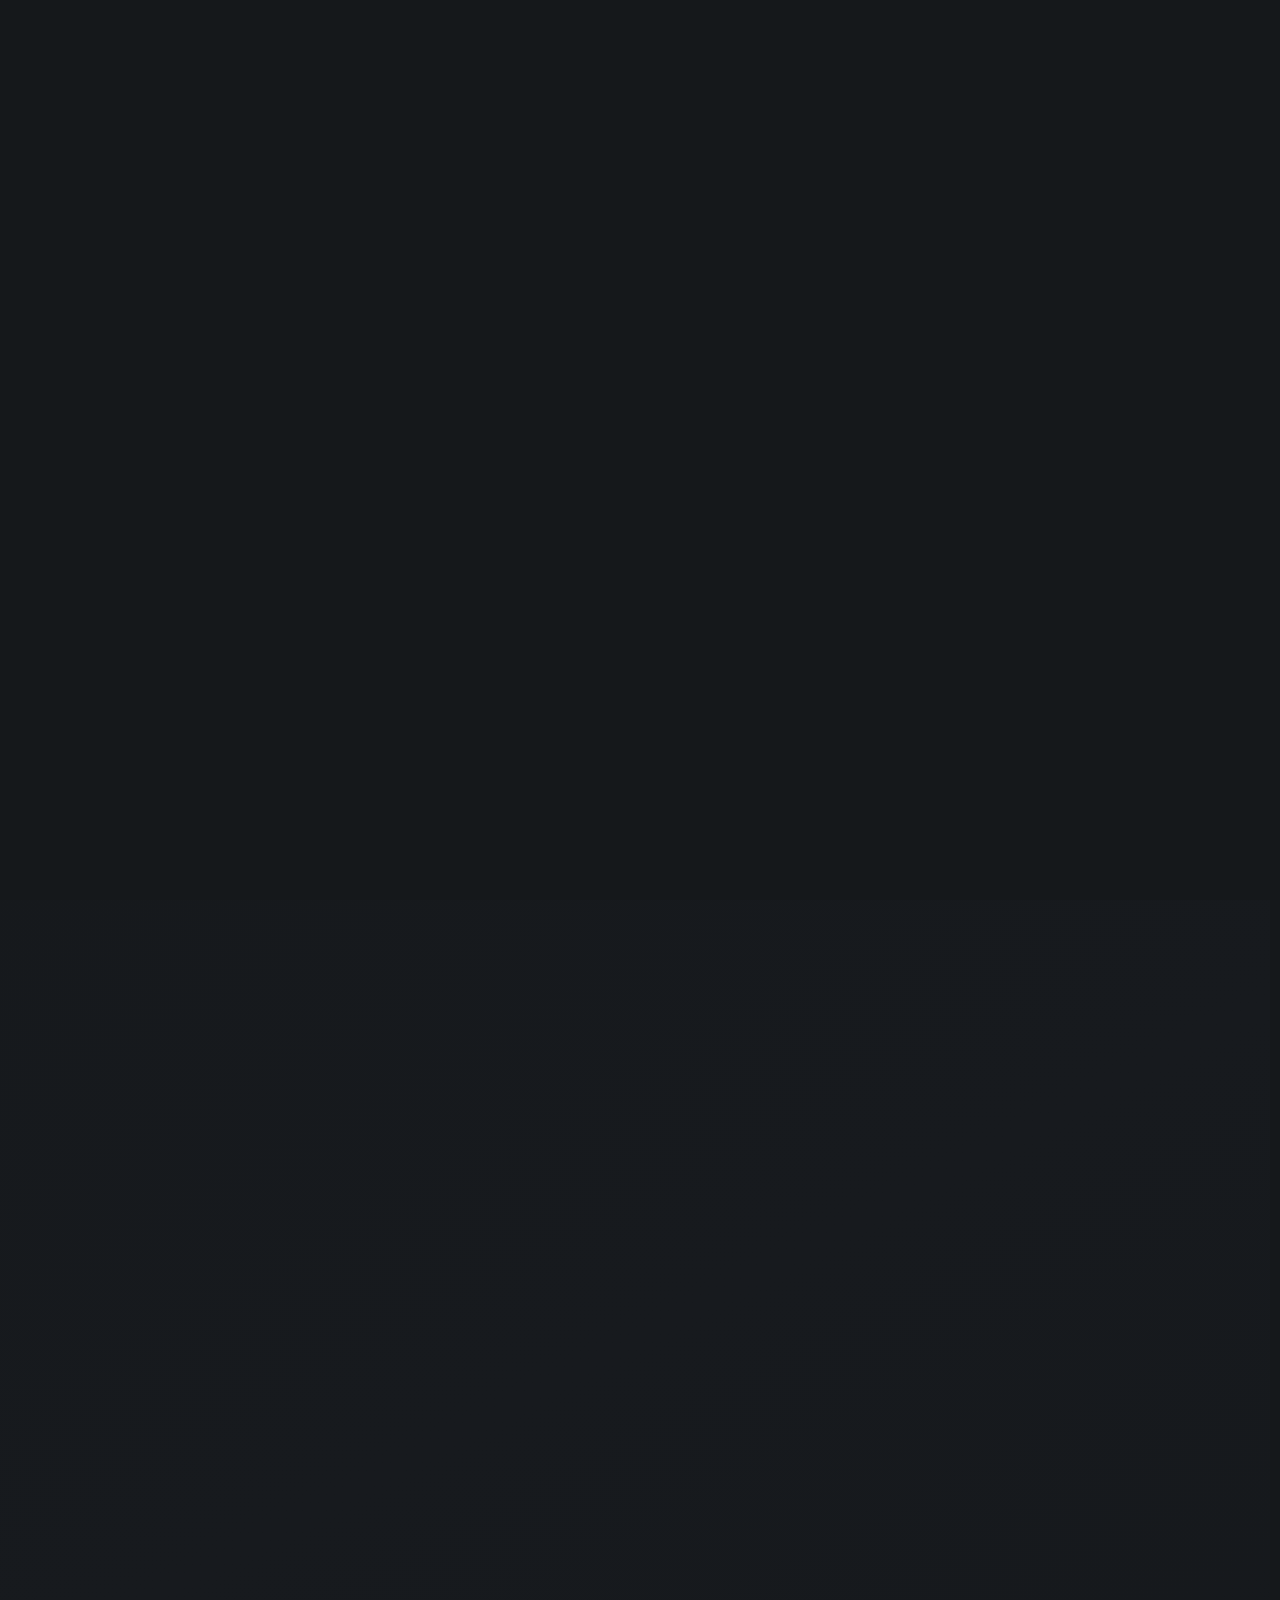
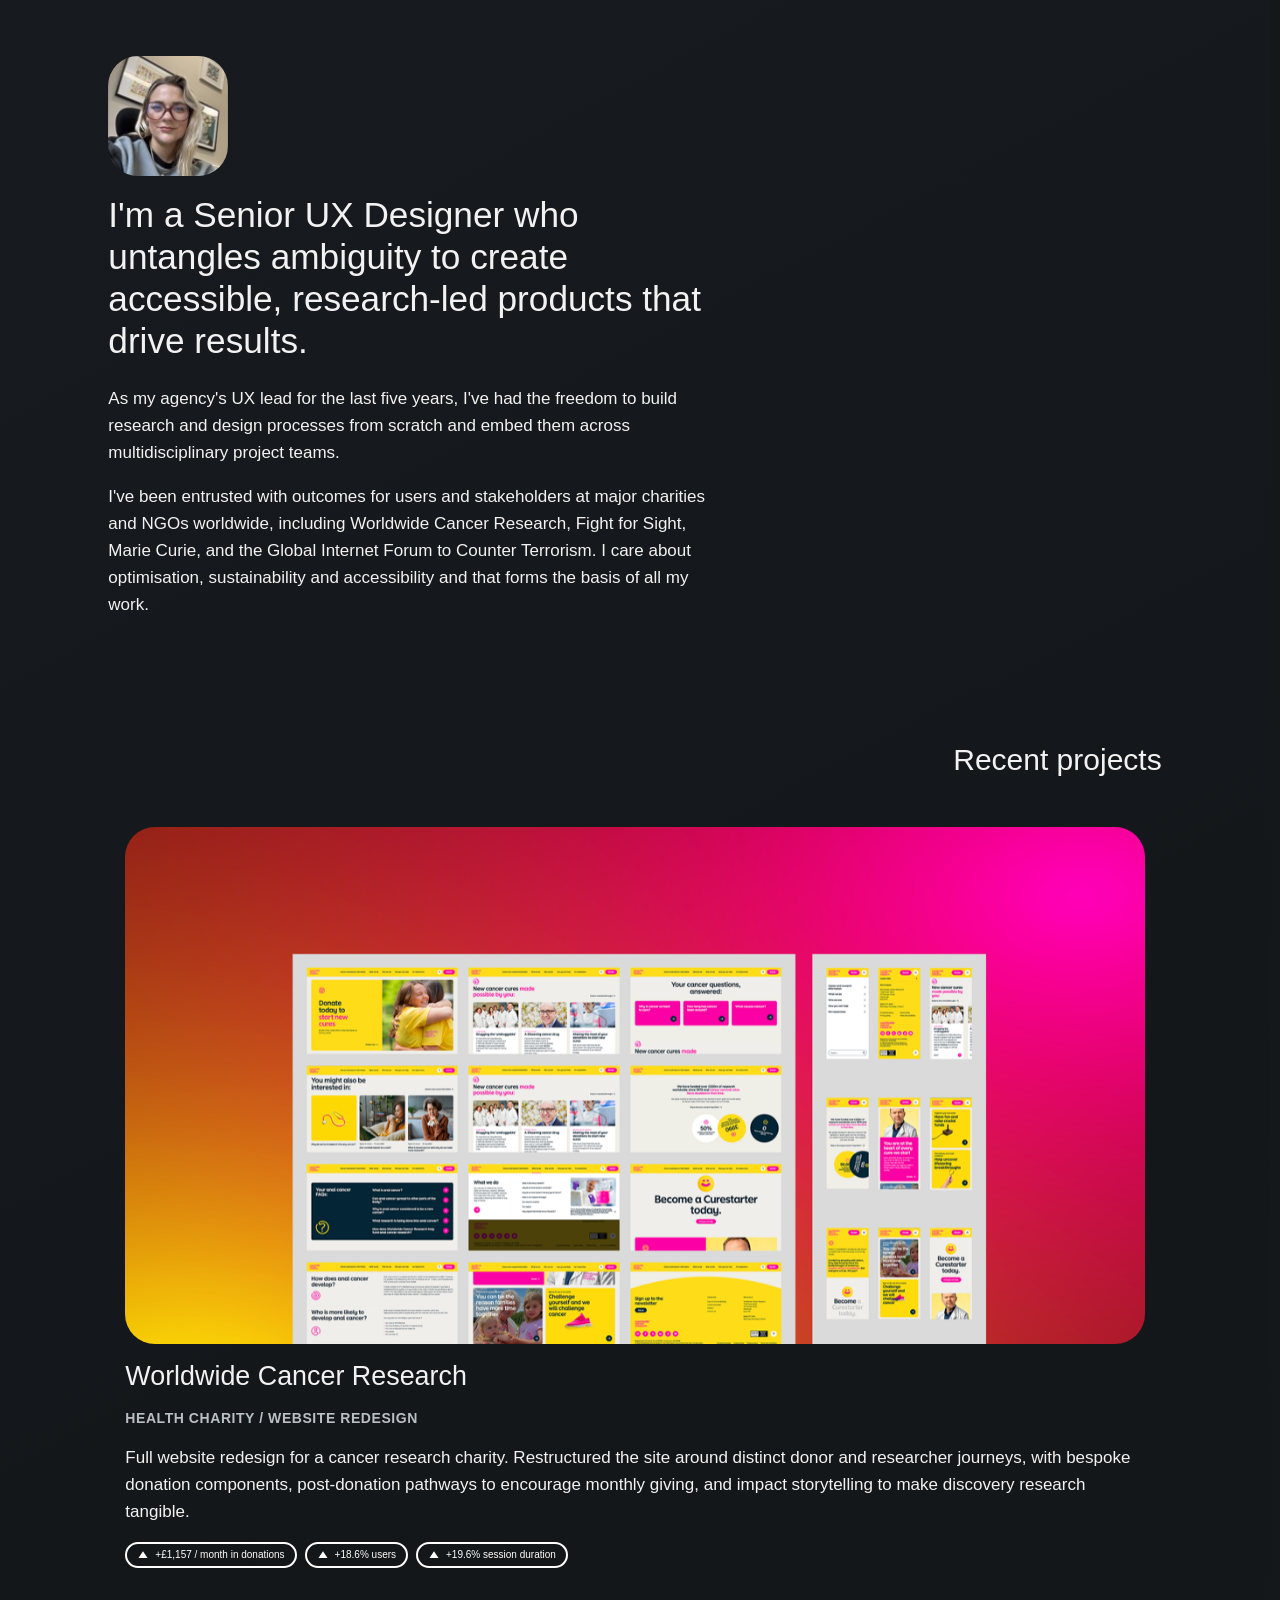
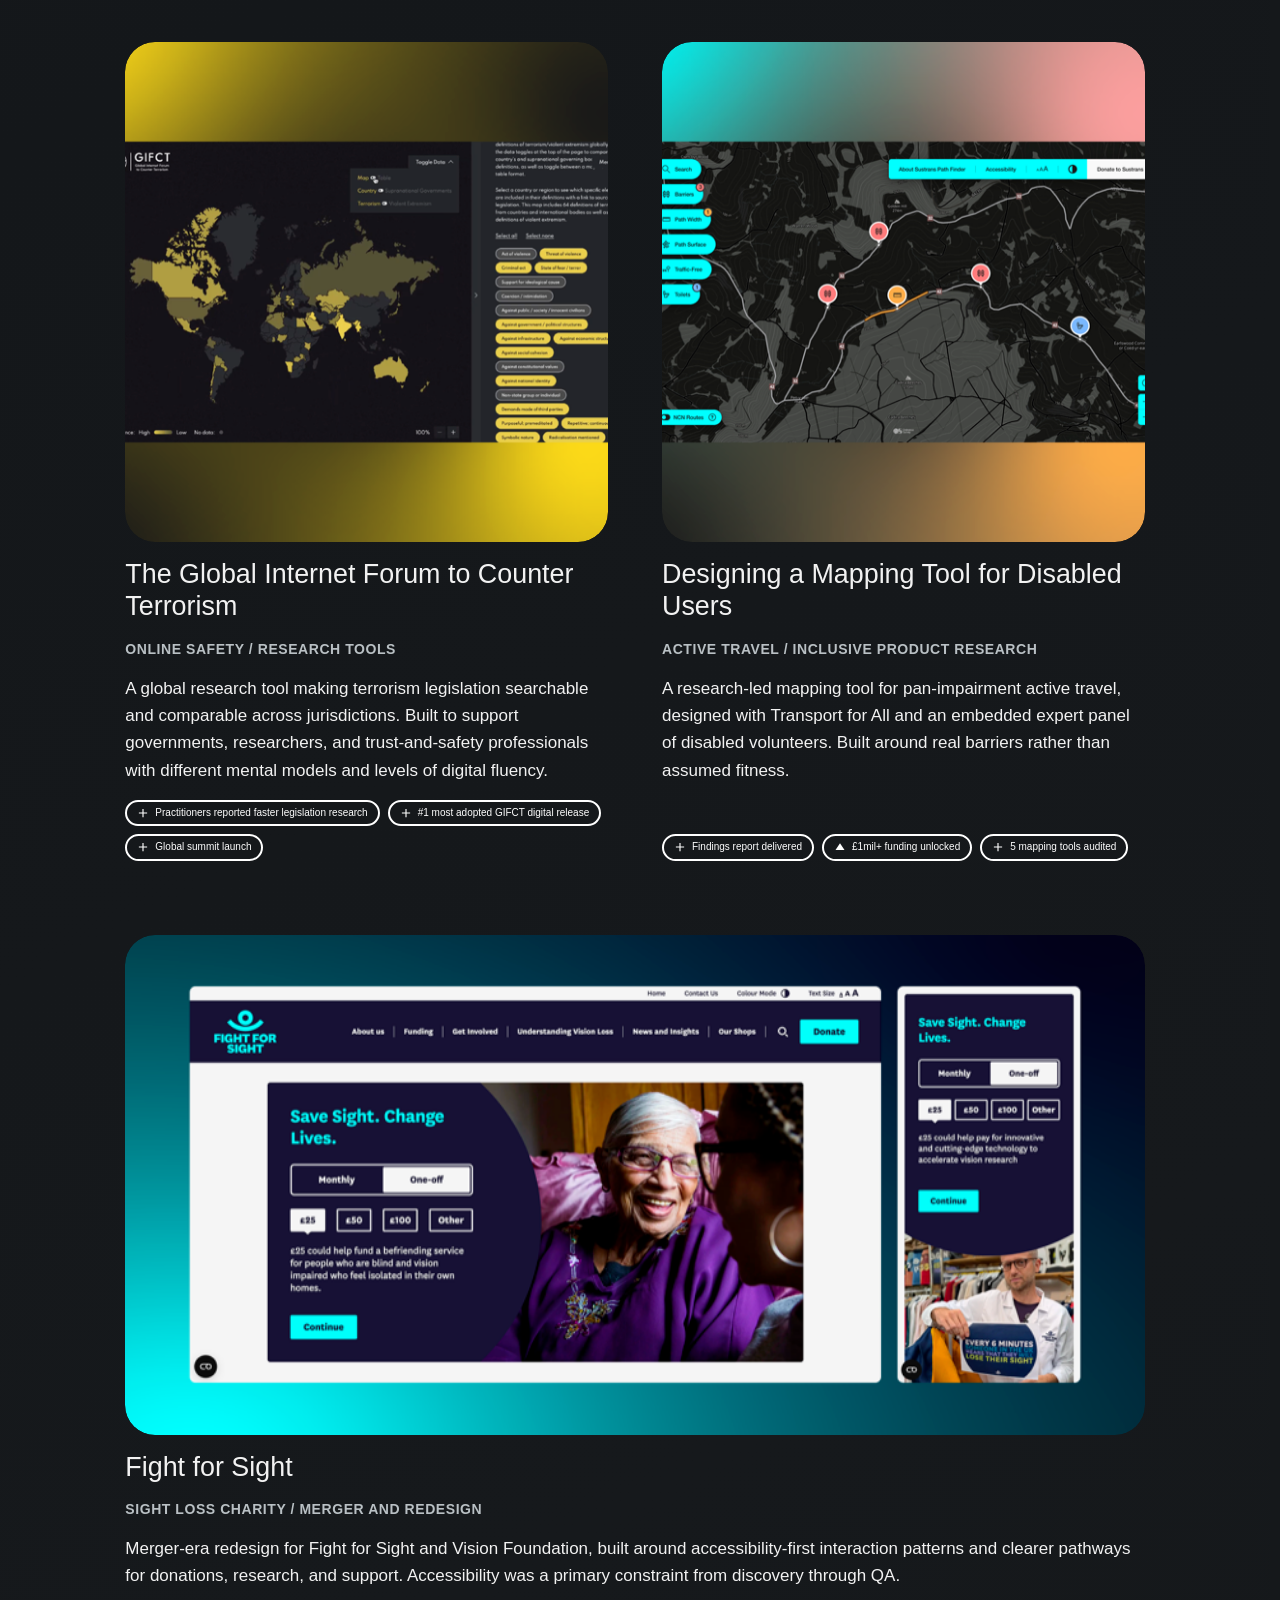
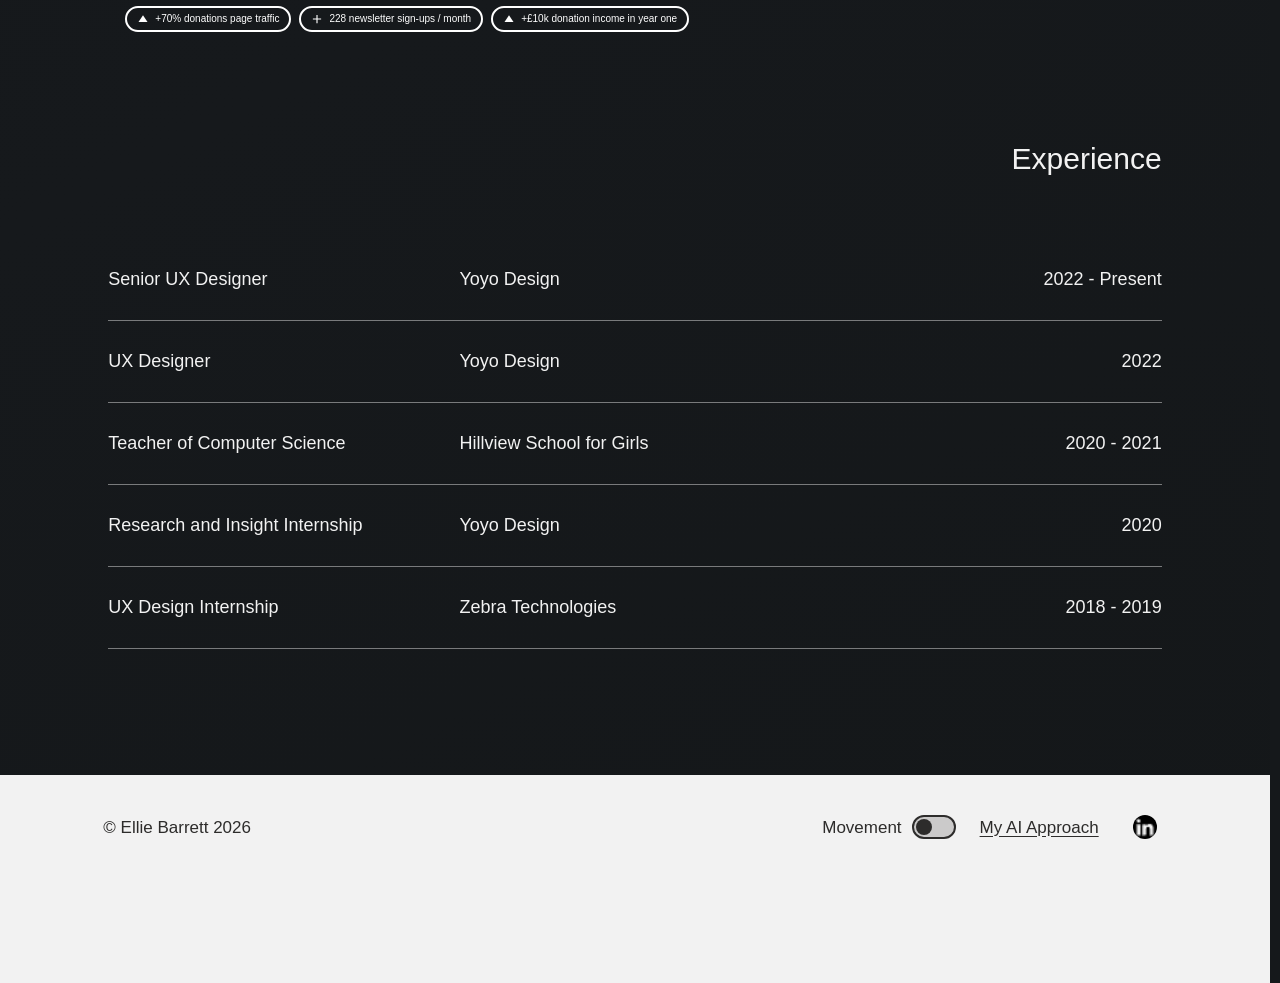
<file: index.html>
<!DOCTYPE html>
<html lang="en">
  <head>
    <meta charset="utf-8" />
    <meta name="viewport" content="width=device-width, initial-scale=1" />
    <title>Ellie Barrett, UX Designer</title>
    <meta
      name="description"
      content="Senior UX Designer portfolio: research-led, accessible UX design for charities, NGOs, and global digital platforms. UK based."
    />
    <link rel="icon" href="favicon.ico" sizes="any" />
    <link rel="icon" type="image/png" sizes="32x32" href="assets/favicon/favicon-32x32.png" />
    <link rel="icon" type="image/png" sizes="16x16" href="assets/favicon/favicon-16x16.png" />
    <link rel="apple-touch-icon" sizes="180x180" href="assets/favicon/apple-touch-icon.png" />
    <link rel="preconnect" href="https://fonts.googleapis.com" />
    <link rel="preconnect" href="https://fonts.gstatic.com" crossorigin />
    <link
      href="https://fonts.googleapis.com/css2?family=Kaisei+Decol&display=swap"
      rel="stylesheet"
    />
    <link rel="stylesheet" href="css/styles.css?v=61" />
    <link rel="stylesheet" href="css/theme-mono-dark.css?v=5" />
    <script>
      (function () {
        try {
          if (localStorage.getItem("pfmay-movement-paused") === "true") {
            document.documentElement.dataset.movementPaused = "true";
          }
        } catch (error) {}
      })();
    </script>
  </head>
  <body>
    <a class="skip-link" href="#main-content">Skip to main content</a>
    <section
      class="scroll-intro"
      id="scroll-intro"
      aria-label="Introduction animation"
      data-total-frames="51"
      data-frames-path="assets/intro-frames-grey"
    >
      <div class="scroll-intro__runway" aria-hidden="true"></div>
      <div class="scroll-intro__landing" aria-hidden="true"></div>
      <div class="scroll-intro__stage" aria-hidden="true">
        <img
          class="scroll-intro__frame"
          id="scroll-intro-frame"
          src="assets/intro-frames-grey/frame_000.png"
          width="520"
          height="693"
          alt=""
          aria-hidden="true"
          decoding="async"
        />
        <p class="scroll-intro__headline" id="scroll-intro-headline">What can we untangle?</p>
      </div>
    </section>
    <div class="page">
      <header class="site-header">
        <div class="page__pad">
          <nav class="nav" aria-label="Primary">
            <a class="nav__brand font-heading" href="index.html"
              ><span class="nav__brand-name">Ellie Barrett</span></a
            >
            <div class="nav__actions">
              <div class="nav-dropdown">
                <a class="btn btn--ghost nav-dropdown__link" href="#projects">Projects</a>
                <button
                  type="button"
                  class="btn btn--ghost nav-dropdown__toggle"
                  aria-haspopup="true"
                  aria-expanded="false"
                  aria-controls="nav-projects-menu"
                  aria-label="Show case studies"
                >
                  <img
                    class="btn__icon nav-dropdown__chevron"
                    src="assets/icons/chevron-down.svg"
                    width="16"
                    height="16"
                    alt=""
                    aria-hidden="true"
                  />
                </button>
                <div class="nav-dropdown__menu" id="nav-projects-menu">
                  <ul class="nav-dropdown__list" role="menu" aria-label="Case studies">
                    <li role="none">
                      <a class="nav-dropdown__item" role="menuitem" href="case-study-wcr.html">Worldwide Cancer Research</a>
                    </li>
                    <li role="none">
                      <a class="nav-dropdown__item" role="menuitem" href="case-study-gifct.html">GIFCT</a>
                    </li>
                    <li role="none">
                      <a class="nav-dropdown__item" role="menuitem" href="case-study-ffs.html">Fight for Sight</a>
                    </li>
                    <li role="none">
                      <a class="nav-dropdown__item" role="menuitem" href="case-study-wwct.html">Designing a Mapping Tool for Disabled Users</a>
                    </li>
                  </ul>
                  <button type="button" class="nav-dropdown__close" aria-label="Close case studies menu">
                    <span class="nav-dropdown__close-icon" aria-hidden="true"></span>
                  </button>
                </div>
              </div>
              <a class="btn btn--ghost" href="assets/CV/Ellie_Barrett_CV_Oct2026.pdf" download="Ellie_Barrett_CV_Oct2026.pdf" target="_blank" rel="noopener noreferrer" aria-label="Download CV">
                <span class="btn__label-desktop">Download </span>CV
                  <img
                    class="btn__icon"
                    src="assets/icons/download.svg"
                    width="16"
                    height="16"
                    alt=""
                  />
              </a>
              <a class="btn btn--primary" href="mailto:elliemeganbarrett@gmail.com">Contact me</a>
            </div>
          </nav>
        </div>
      </header>

      <main id="main-content" class="page__pad main-stack">
        <section class="hero-home" aria-label="Introduction">
          <div class="hero-home__stack" data-mobile-nav-sentinel>
            <div class="hero-home__text-panel">
              <img
                class="hero-home__avatar"
                src="assets/ellie-barrett-headshot.png"
                width="156"
                height="156"
                alt="Ellie Barrett"
                loading="eager"
                fetchpriority="high"
                decoding="async"
                srcset="assets/ellie-barrett-headshot-156w.png 156w, assets/ellie-barrett-headshot-312w.png 312w, assets/ellie-barrett-headshot.png 767w"
                sizes="(max-width: 768px) 96px, 120px"
              />
              <div class="hero-home__content">
                <h1 class="h1 hero-home__intro">
                  I'm a Senior UX Designer who untangles ambiguity to create accessible, research-led products that drive results.
                </h1>
              </div>
            </div>
            <div id="bio" class="bio hero-home__bio" aria-labelledby="bio-heading">
              <h2 id="bio-heading" class="visually-hidden">Bio</h2>
              <div class="bio__content">
                <p class="text-body bio__lead">
                  As my agency's UX lead for the last five years, I've had the freedom to build research and design processes from scratch and embed them across multidisciplinary project teams.
                </p>
                <p class="text-body bio__text">
                  I've been entrusted with outcomes for users and stakeholders at major charities and NGOs worldwide, including Worldwide Cancer Research, Fight for Sight, Marie Curie, and the Global Internet Forum to Counter Terrorism. I care about optimisation, sustainability and accessibility and that forms the basis of all my work.
                </p>
              </div>
            </div>
          </div>
        </section>

        <section id="projects" class="projects" aria-labelledby="projects-heading">
          <div class="section-label">
            <div class="section-label__inner">
              <h2 id="projects-heading" class="h2">Recent projects</h2>
            </div>
          </div>
          <div class="projects-list">
            <article class="project-card project-card--feature">
              <a
                class="project-card__surface project-card__surface--link"
                href="case-study-wcr.html"
              >
                <div class="project-card__media">
                  <img
                    class="media-fill-img"
                    src="assets/WCR/wcr-case-study-card.png"
                    width="2800"
                    height="2276"
                    alt="Grid of Worldwide Cancer Research website components including donation hero, article cards, FAQ sections, and call-to-action blocks."
                    loading="lazy"
                    decoding="async"
                    srcset="assets/WCR/wcr-case-study-card-800w.png 800w, assets/WCR/wcr-case-study-card-1200w.png 1200w, assets/WCR/wcr-case-study-card-1600w.png 1600w, assets/WCR/wcr-case-study-card.png 1728w"
                    sizes="(max-width: 768px) 100vw, min(1200px, 92vw)"
                  />
                </div>
                <h3 class="project-card__title">Worldwide Cancer Research</h3>
                <p class="project-card__category">Health charity / Website redesign</p>
                <p class="project-card__desc">
                  Full website redesign for a cancer research charity. Restructured the site around distinct
                  donor and researcher journeys, with bespoke donation components, post-donation pathways to
                  encourage monthly giving, and impact storytelling to make discovery research tangible.</p>
                <div class="project-card__metrics" aria-label="Project metrics">
                  <span class="metric-pill--up">+£1,157 / month in donations</span>
                  <span class="metric-pill--up">+18.6% users</span>
                  <span class="metric-pill--up">+19.6% session duration</span>
                </div>
              </a>
            </article>

            <div class="project-row-split">
              <article class="project-card project-card--half">
                <a
                  class="project-card__surface project-card__surface--link"
                  href="case-study-gifct.html"
                >
                  <div class="project-card__media">
                    <img
                      class="media-fill-img"
                      src="assets/GIFCT/gifct-case-study-card.png"
                      width="2870"
                      height="1636"
                      alt="GIFCT legislation research tool on desktop, showing searchable cross-jurisdiction results."
                      loading="lazy"
                      decoding="async"
                      srcset="assets/GIFCT/gifct-case-study-card-800w.png 800w, assets/GIFCT/gifct-case-study-card-1200w.png 1200w, assets/GIFCT/gifct-case-study-card-1600w.png 1600w, assets/GIFCT/gifct-case-study-card.png 1728w"
                      sizes="(max-width: 768px) 100vw, (max-width: 1100px) 50vw, 570px"
                    />
                  </div>
                  <h3 class="project-card__title">The Global Internet Forum to Counter Terrorism</h3>
                  <p class="project-card__category">Online safety / Research tools</p>
                  <p class="project-card__desc">
                    A global research tool making terrorism legislation searchable and comparable across
                    jurisdictions. Built to support governments, researchers, and trust-and-safety
                    professionals with different mental models and levels of digital fluency.</p>
                  <div class="project-card__metrics" aria-label="Project metrics">
                    <span class="metric-pill--plus">Practitioners reported faster legislation research</span>
                    <span class="metric-pill--plus">#1 most adopted GIFCT digital release</span>
                    <span class="metric-pill--plus">Global summit launch</span>
                  </div>
                </a>
              </article>
              <article class="project-card project-card--half">
                <a
                  class="project-card__surface project-card__surface--link"
                  href="case-study-wwct.html"
                >
                  <div class="project-card__media">
                    <img
                      class="media-fill-img"
                      src="assets/Sustrans/wwct-case-study-card.png"
                      width="1440"
                      height="900"
                      alt="Walk Wheel Cycle Trust mapping tool on desktop, showing community-reported barriers on active travel routes."
                      loading="lazy"
                      decoding="async"
                      srcset="assets/Sustrans/wwct-case-study-card-800w.png 800w, assets/Sustrans/wwct-case-study-card-1200w.png 1200w, assets/Sustrans/wwct-case-study-card-1600w.png 1600w, assets/Sustrans/wwct-case-study-card.png 1728w"
                      sizes="(max-width: 768px) 100vw, (max-width: 1100px) 50vw, 570px"
                    />
                  </div>
                  <h3 class="project-card__title">Designing a Mapping Tool for Disabled Users</h3>
                  <p class="project-card__category">Active travel / Inclusive product research</p>
                  <p class="project-card__desc">
                    A research-led mapping tool for pan-impairment active travel, designed with Transport for All
                    and an embedded expert panel of disabled volunteers. Built around real barriers rather than
                    assumed fitness.</p>
                  <div class="project-card__metrics" aria-label="Project metrics">
                    <span class="metric-pill--plus">Findings report delivered</span>
                    <span class="metric-pill--up">£1mil+ funding unlocked</span>
                    <span class="metric-pill--plus">5 mapping tools audited</span>
                  </div>
                </a>
              </article>
            </div>

            <article class="project-card">
              <a class="project-card__surface project-card__surface--link" href="case-study-ffs.html">
                <div class="project-card__media">
                  <img
                    class="media-fill-img"
                    src="assets/F4S/f4s-case-study-card.png"
                    width="1024"
                    height="571"
                    alt="Laptop showing the Fight for Sight donation page on a wooden table in a sunny garden."
                    loading="lazy"
                    decoding="async"
                    srcset="assets/F4S/f4s-case-study-card-800w.png 800w, assets/F4S/f4s-case-study-card-1200w.png 1200w, assets/F4S/f4s-case-study-card-1600w.png 1600w, assets/F4S/f4s-case-study-card.png 1728w"
                    sizes="(max-width: 768px) 100vw, (max-width: 1100px) 50vw, 570px"
                  />
                </div>
                <h3 class="project-card__title">Fight for Sight</h3>
                <p class="project-card__category">Sight loss charity / Merger and redesign</p>
                <p class="project-card__desc">
                  Merger-era redesign for Fight for Sight and Vision Foundation, built around
                  accessibility-first interaction patterns and clearer pathways for donations, research, and
                  support. Accessibility was a primary constraint from discovery through QA.</p>
                <div class="project-card__metrics" aria-label="Project metrics">
                  <span class="metric-pill--up">+70% donations page traffic</span>
                  <span class="metric-pill--plus">228 newsletter sign-ups / month</span>
                  <span class="metric-pill--up">+£10k donation income in year one</span>
                </div>
              </a>
            </article>
          </div>
        </section>

        <section id="experience" class="experience" aria-labelledby="experience-heading">
          <div class="section-label">
            <div class="section-label__inner">
              <h2 id="experience-heading" class="h2">Experience</h2>
            </div>
          </div>
          <div class="experience__table" role="table" aria-label="Experience">
            <div class="experience__row" role="row">
              <div class="experience__cell" role="cell">
                <p class="experience__text">Senior UX Designer</p>
              </div>
              <div class="experience__cell" role="cell">
                <p class="experience__text">Yoyo Design</p>
              </div>
              <div class="experience__cell experience__cell--date" role="cell">
                <p class="experience__text">2022 - Present</p>
              </div>
            </div>
            <div class="experience__row" role="row">
              <div class="experience__cell" role="cell">
                <p class="experience__text">UX Designer</p>
              </div>
              <div class="experience__cell" role="cell">
                <p class="experience__text">Yoyo Design</p>
              </div>
              <div class="experience__cell experience__cell--date" role="cell">
                <p class="experience__text">2022</p>
              </div>
            </div>
            <div class="experience__row" role="row">
              <div class="experience__cell" role="cell">
                <p class="experience__text">Teacher of Computer Science</p>
              </div>
              <div class="experience__cell" role="cell">
                <p class="experience__text">Hillview School for Girls</p>
              </div>
              <div class="experience__cell experience__cell--date" role="cell">
                <p class="experience__text">2020 - 2021</p>
              </div>
            </div>
            <div class="experience__row" role="row">
              <div class="experience__cell" role="cell">
                <p class="experience__text">Research and Insight Internship</p>
              </div>
              <div class="experience__cell" role="cell">
                <p class="experience__text">Yoyo Design</p>
              </div>
              <div class="experience__cell experience__cell--date" role="cell">
                <p class="experience__text">2020</p>
              </div>
            </div>
            <div class="experience__row" role="row">
              <div class="experience__cell" role="cell">
                <p class="experience__text">UX Design Internship</p>
              </div>
              <div class="experience__cell" role="cell">
                <p class="experience__text">Zebra Technologies</p>
              </div>
              <div class="experience__cell experience__cell--date" role="cell">
                <p class="experience__text">2018 - 2019</p>
              </div>
            </div>
          </div>
        </section>
      </main>

      <footer class="site-footer">
        <div class="footer-row">
          <div class="footer-row__left">
            <p class="footer-note">© Ellie Barrett 2026</p>
          </div>
          <div class="footer-row__actions">
            <div class="footer-movement" role="group" aria-labelledby="movement-toggle-label">
              <span class="footer-movement__label" id="movement-toggle-label">Movement</span>
              <button
                type="button"
                id="movement-toggle"
                class="footer-movement__switch"
                role="switch"
                aria-checked="false"
                aria-labelledby="movement-toggle-label"
                aria-describedby="movement-toggle-desc"
              >
                <span class="footer-movement__track" aria-hidden="true">
                  <span class="footer-movement__thumb"></span>
                </span>
              </button>
              <span id="movement-toggle-desc" class="visually-hidden">
                When on, animated GIFs are paused across the website.
              </span>
              <span id="movement-toggle-status" class="visually-hidden" aria-live="polite" aria-atomic="true"></span>
            </div>
            <a class="footer-link" href="my-ai-approach.html">My AI Approach</a>
            <a class="footer-social" href="https://www.linkedin.com/in/elliembarrett" target="_blank" rel="noopener noreferrer" aria-label="Ellie Barrett on LinkedIn">
              <img
                class="footer-social__icon"
                src="assets/icons/linkedin.png"
                width="24"
                height="24"
                alt=""
              />
            </a>
          </div>
        </div>
      </footer>

      <nav class="nav-mobile" aria-label="Primary mobile" aria-hidden="true">
        <div class="nav-mobile__inner">
          <a class="btn btn--ghost" href="#projects">Projects</a>
          <a class="btn btn--ghost" href="assets/CV/Ellie_Barrett_CV_Oct2026.pdf" download="Ellie_Barrett_CV_Oct2026.pdf" target="_blank" rel="noopener noreferrer" aria-label="Download CV">
            <span class="btn__label-desktop">Download </span>CV
              <img
                class="btn__icon"
                src="assets/icons/download.svg"
                width="16"
                height="16"
                alt=""
              />
          </a>
          <a class="btn btn--primary" href="mailto:elliemeganbarrett@gmail.com">Contact me</a>
        </div>
      </nav>
    </div>
    <script src="js/scroll-intro.js?v=10" defer></script>
    <script src="js/header-scroll.js" defer></script>
    <script src="js/nav-dropdown.js?v=3" defer></script>
    <script src="js/smooth-scroll.js?v=3" defer></script>
    <script src="js/home-nav.js?v=5" defer></script>
    <script src="js/mobile-nav-visibility.js" defer></script>
    <script src="js/movement-toggle.js?v=2" defer></script>
  </body>
</html>
</file>
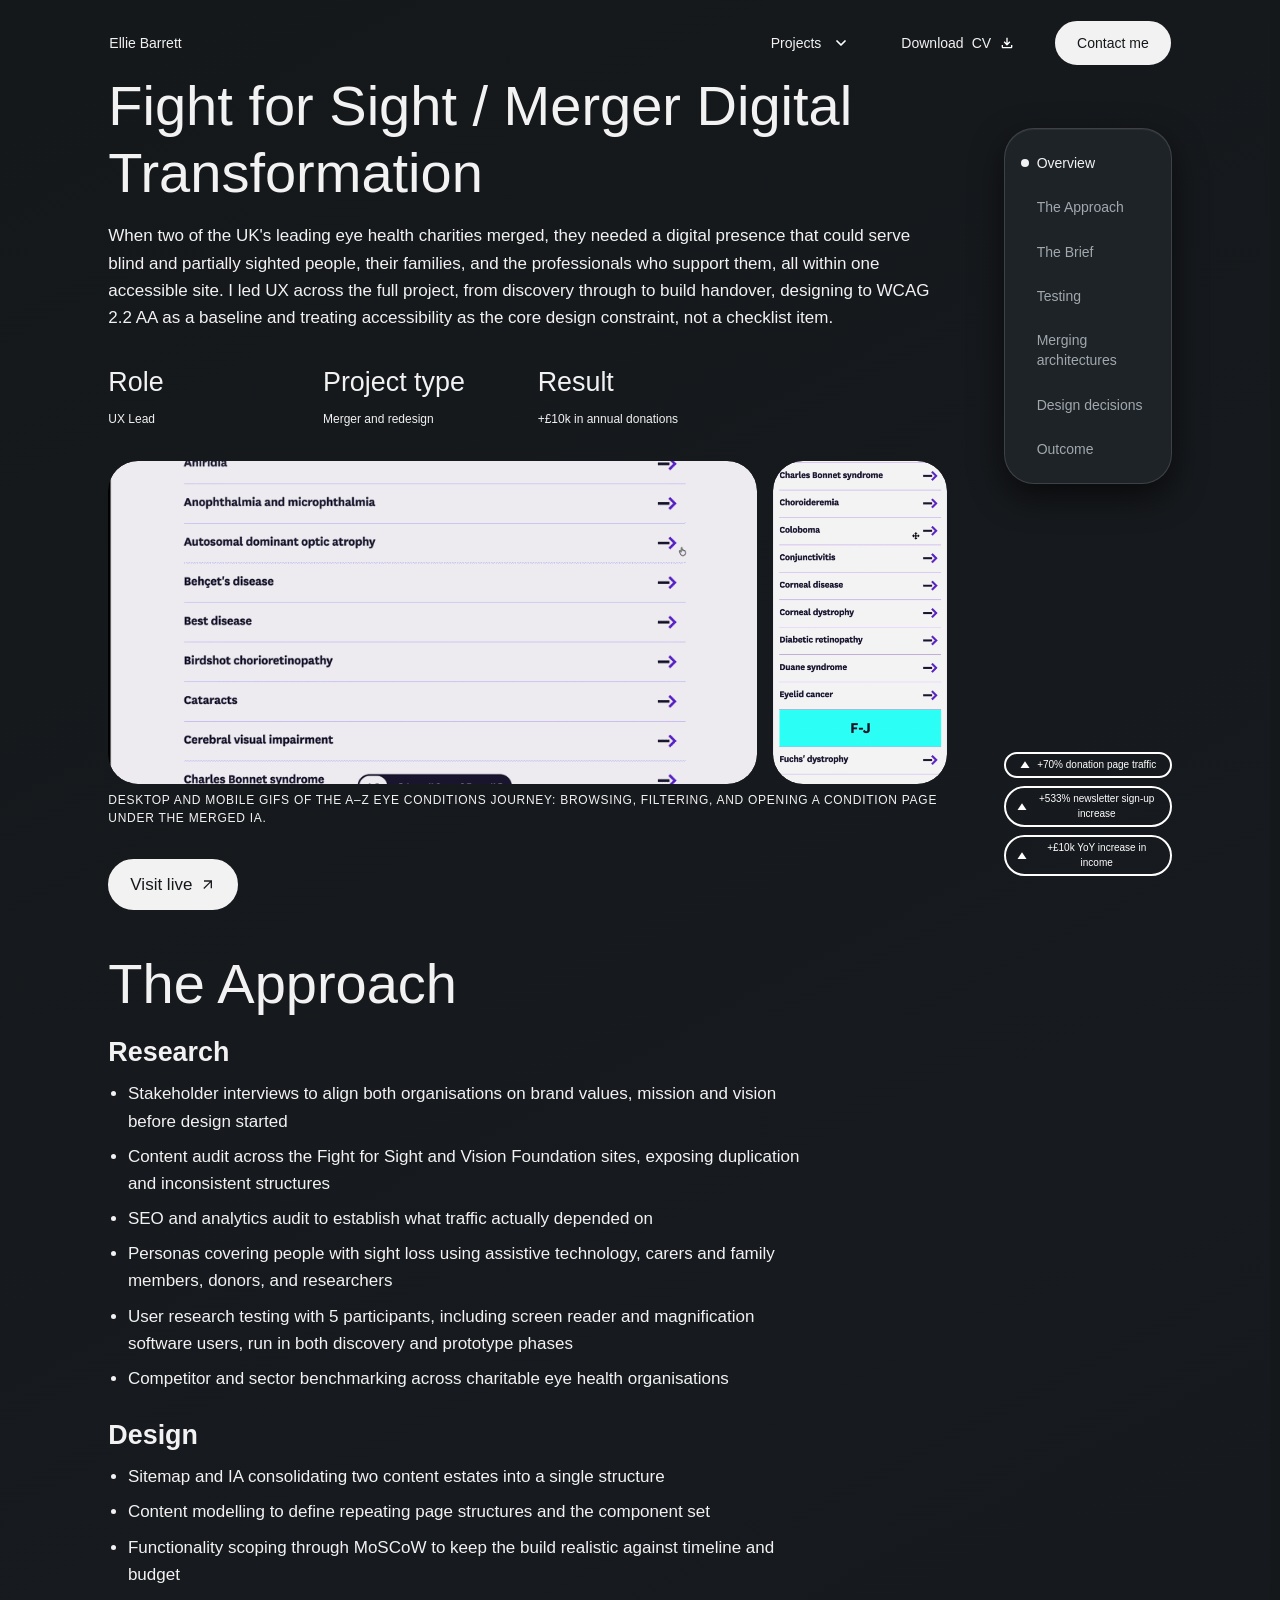
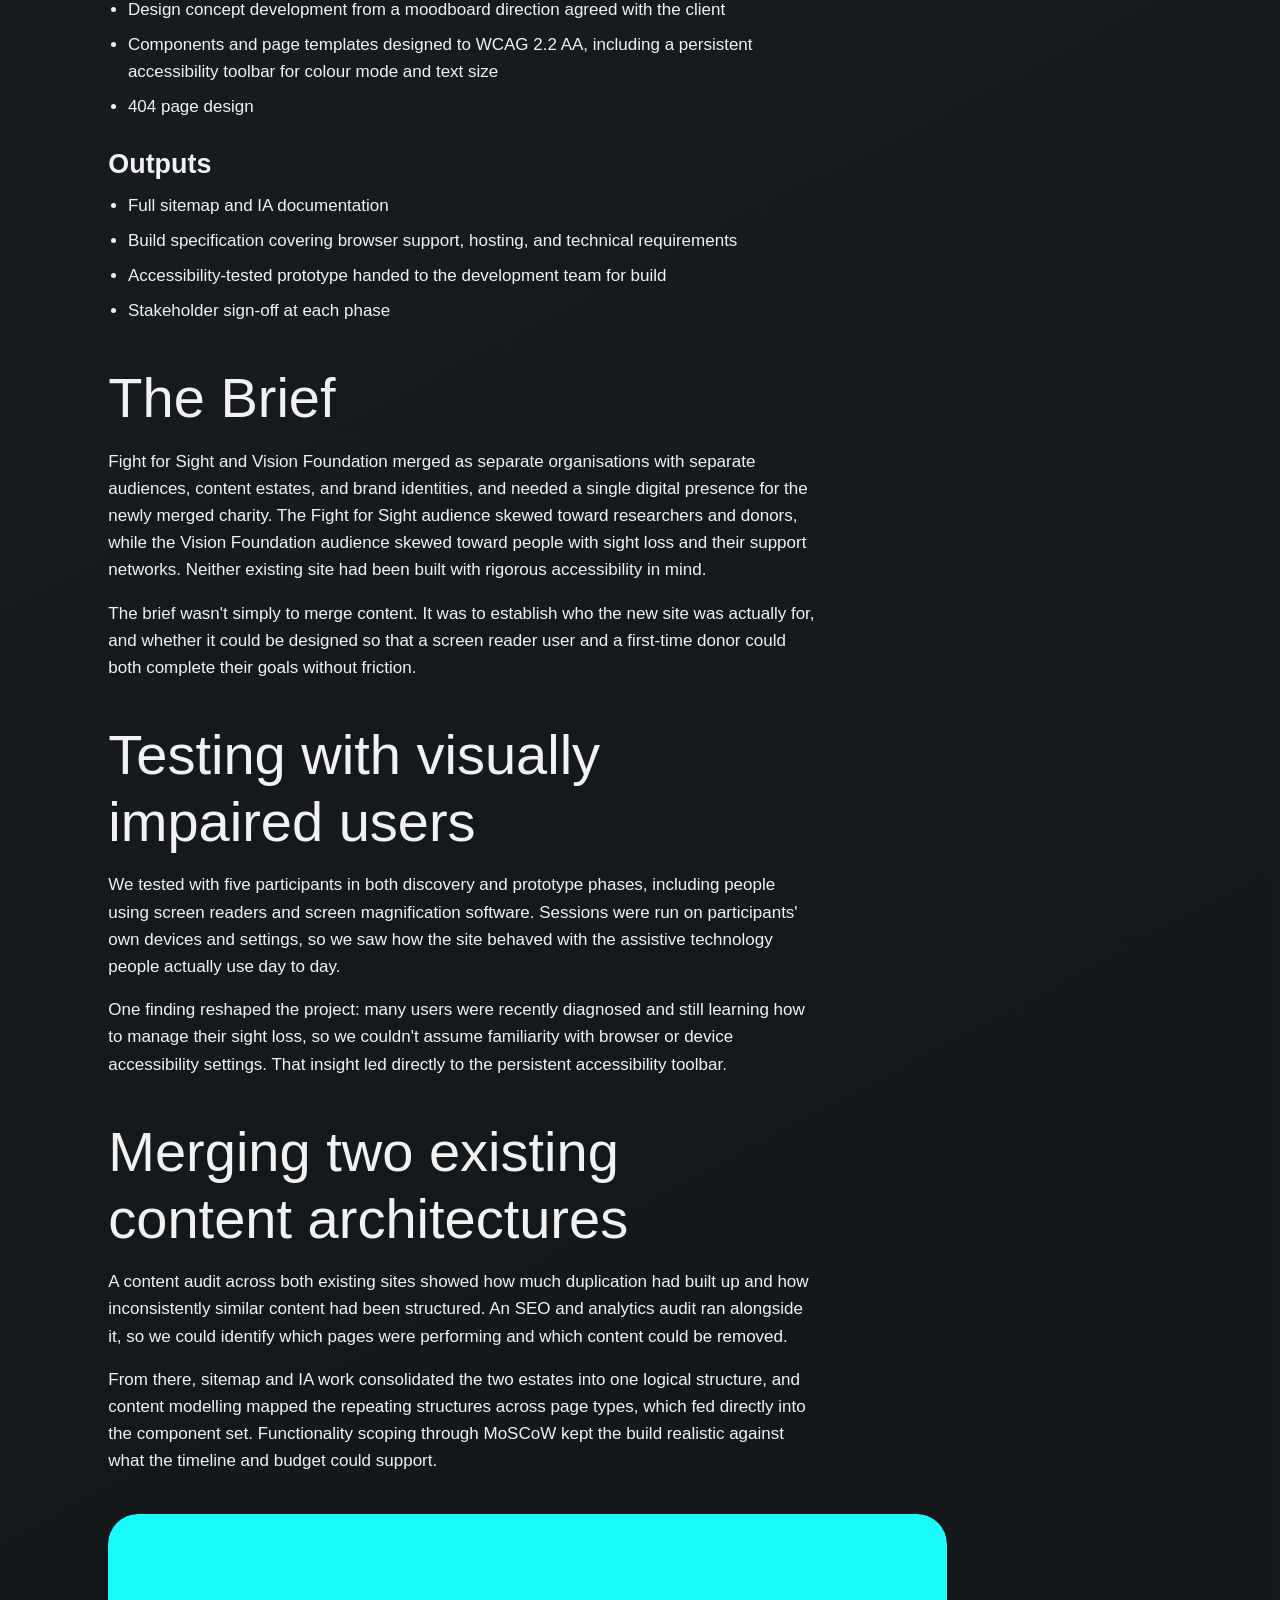
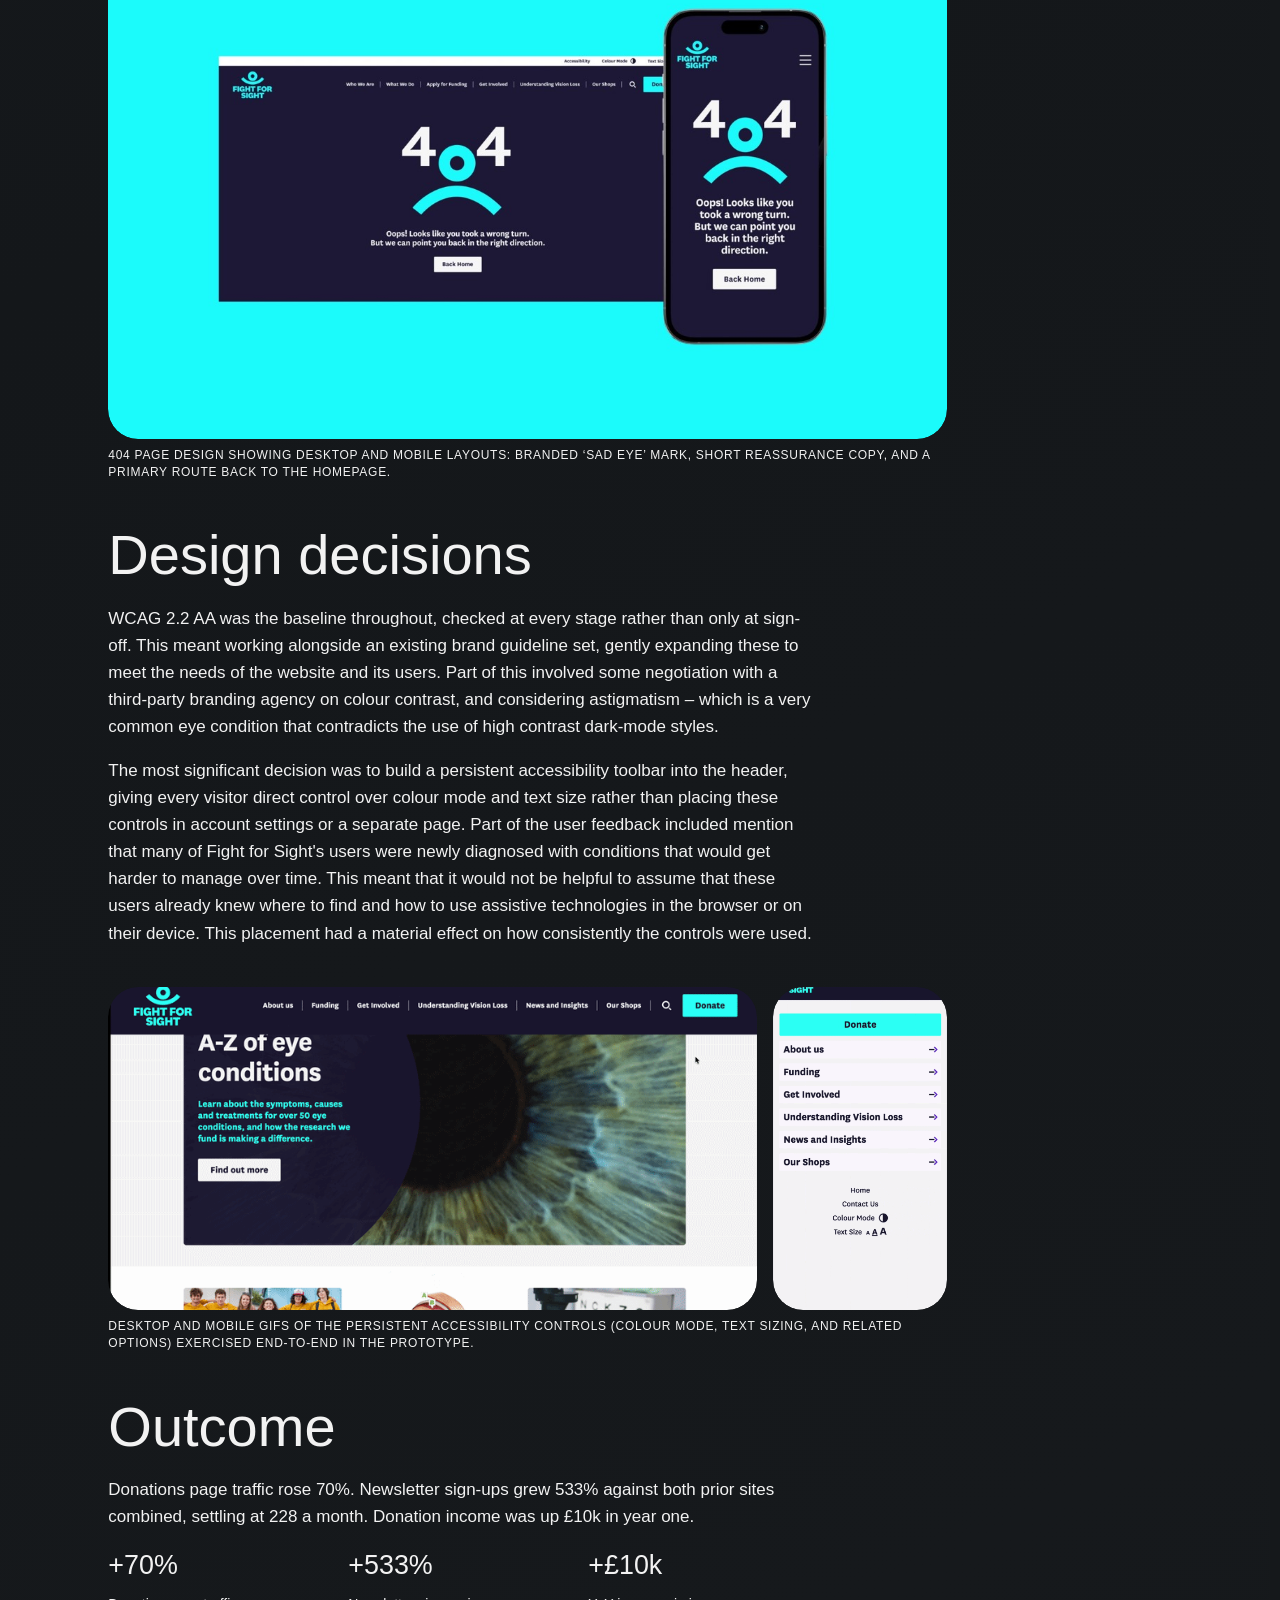
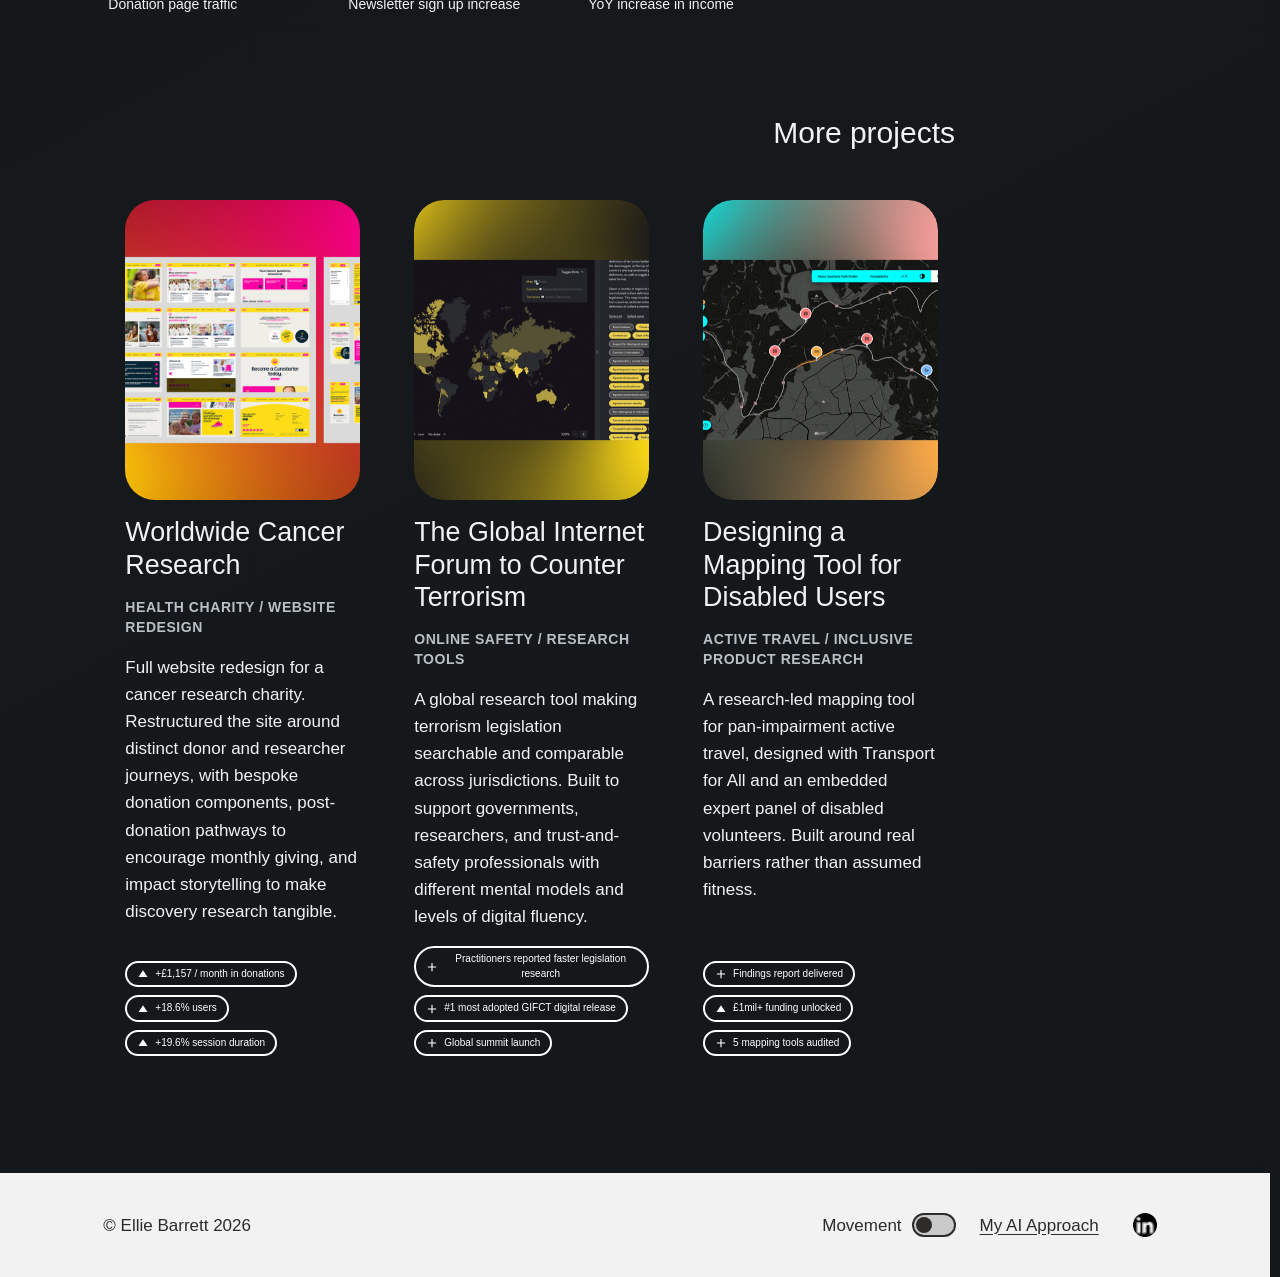
<file: case-study-ffs.html>
<!DOCTYPE html>
<html lang="en">
  <head>
    <meta charset="utf-8" />
    <meta name="viewport" content="width=device-width, initial-scale=1" />
    <title>Fight for Sight / Merger Digital Transformation, Ellie Barrett</title>
    <meta
      name="description"
      content="UX case study: accessibility-led merger digital transformation for Fight for Sight and Vision Foundation."
    />
    <link rel="icon" href="favicon.ico" sizes="any" />
    <link rel="icon" type="image/png" sizes="32x32" href="assets/favicon/favicon-32x32.png" />
    <link rel="icon" type="image/png" sizes="16x16" href="assets/favicon/favicon-16x16.png" />
    <link rel="apple-touch-icon" sizes="180x180" href="assets/favicon/apple-touch-icon.png" />
    <link rel="preconnect" href="https://fonts.googleapis.com" />
    <link rel="preconnect" href="https://fonts.gstatic.com" crossorigin />
    <link
      href="https://fonts.googleapis.com/css2?family=Kaisei+Decol&display=swap"
      rel="stylesheet"
    />
    <link rel="stylesheet" href="css/styles.css?v=61" />
    <link rel="stylesheet" href="css/theme-mono-dark.css?v=5" />
    <script>
      (function () {
        try {
          if (localStorage.getItem("pfmay-movement-paused") === "true") {
            document.documentElement.dataset.movementPaused = "true";
          }
        } catch (error) {}
      })();
    </script>
  </head>
  <body>
    <a class="skip-link" href="#main-content">Skip to main content</a>
    <div class="page">
      <header class="site-header">
        <div class="page__pad">
          <nav class="nav" aria-label="Primary">
            <a class="nav__brand font-heading" href="index.html"><span class="nav__brand-name">Ellie Barrett</span></a>
            <div class="nav__actions">
              <div class="nav-dropdown">
                <a class="btn btn--ghost nav-dropdown__link" href="index.html#projects">Projects</a>
                <button
                  type="button"
                  class="btn btn--ghost nav-dropdown__toggle"
                  aria-haspopup="true"
                  aria-expanded="false"
                  aria-controls="nav-projects-menu"
                  aria-label="Show case studies"
                >
                  <img
                    class="btn__icon nav-dropdown__chevron"
                    src="assets/icons/chevron-down.svg"
                    width="16"
                    height="16"
                    alt=""
                    aria-hidden="true"
                  />
                </button>
                <div class="nav-dropdown__menu" id="nav-projects-menu">
                  <ul class="nav-dropdown__list" role="menu" aria-label="Case studies">
                    <li role="none">
                      <a class="nav-dropdown__item" role="menuitem" href="case-study-wcr.html">Worldwide Cancer Research</a>
                    </li>
                    <li role="none">
                      <a class="nav-dropdown__item" role="menuitem" href="case-study-gifct.html">GIFCT</a>
                    </li>
                    <li role="none">
                      <a class="nav-dropdown__item" role="menuitem" href="case-study-ffs.html">Fight for Sight</a>
                    </li>
                    <li role="none">
                      <a class="nav-dropdown__item" role="menuitem" href="case-study-wwct.html">Designing a Mapping Tool for Disabled Users</a>
                    </li>
                  </ul>
                  <button type="button" class="nav-dropdown__close" aria-label="Close case studies menu">
                    <span class="nav-dropdown__close-icon" aria-hidden="true"></span>
                  </button>
                </div>
              </div>
              <a class="btn btn--ghost" href="assets/CV/Ellie_Barrett_CV_Oct2026.pdf" download="Ellie_Barrett_CV_Oct2026.pdf" target="_blank" rel="noopener noreferrer" aria-label="Download CV">
                <span class="btn__label-desktop">Download </span>CV
                  <img
                    class="btn__icon"
                    src="assets/icons/download.svg"
                    width="16"
                    height="16"
                    alt=""
                  />
              </a>
              <a class="btn btn--primary" href="mailto:elliemeganbarrett@gmail.com">Contact me</a>
            </div>
          </nav>
        </div>
      </header>

      <main id="main-content" class="page__pad cs-stack">
        <div class="cs-intro">
          <div class="cs-hero">
            <h1 class="h1 cs-hero__title">Fight for Sight / Merger Digital Transformation</h1>
            <p class="text-body">
              When two of the UK's leading eye health charities merged, they needed a digital presence that could
              serve blind and partially sighted people, their families, and the professionals who support them, all
              within one accessible site. I led UX across the full project, from discovery through to build handover,
              designing to WCAG 2.2 AA as a baseline and treating accessibility as the core design constraint, not a
              checklist item.
            </p>
          </div>

          <div class="cs-meta" aria-label="Project details">
            <div class="cs-meta__item">
              <p class="cs-meta__label">Role</p>
              <p class="cs-meta__value">UX Lead</p>
            </div>
            <div class="cs-meta__item">
              <p class="cs-meta__label">Project type</p>
              <p class="cs-meta__value">Merger and redesign</p>
            </div>
            <div class="cs-meta__item">
              <p class="cs-meta__label">Result</p>
              <p class="cs-meta__value">+£10k in annual donations</p>
            </div>
          </div>

          <div class="cs-success-metrics" aria-label="Success metrics">
            <span class="metric-pill--up">+70% donation page traffic</span>
            <span class="metric-pill--up">+533% newsletter sign-up increase</span>
            <span class="metric-pill--up">+£10k YoY increase in income</span>
          </div>

          <div class="cs-figure-group">
            <div class="media-bleed media-bleed--framed" role="presentation">
              <div class="media-bleed__lg">
                <img
                  class="media-fill-img"
                  src="assets/F4S/Az_conditionpages.gif"
                  width="800"
                  height="455"
                  alt="Desktop screen recording of the A–Z eye conditions hub: filterable list and detail layout."
                  loading="lazy"
                  decoding="async"
                />
              </div>
              <div class="media-bleed__sm">
                <img
                  class="media-fill-img"
                  src="assets/F4S/az_eye_conditions_mobile.gif"
                  width="670"
                  height="1466"
                  alt="Mobile screen recording of the same A–Z eye conditions flow, stacked for small screens."
                  loading="lazy"
                  decoding="async"
                />
              </div>
            </div>
            <p class="text-img-caption cs-figure-group__caption">
              Desktop and mobile GIFs of the A–Z eye conditions journey: browsing, filtering, and opening a condition
              page under the merged IA.
            </p>
          </div>

          <a
            class="btn btn--primary"
            href="https://www.fightforsight.org.uk/"
            target="_blank"
            rel="noopener noreferrer"
          >
            Visit live
              <img
                class="btn__icon"
                src="assets/icons/arrow-outward.svg"
                width="16"
                height="16"
                alt=""
              />
          </a>
        </div>

        <section class="cs-section" aria-labelledby="approach-heading">
          <h2 id="approach-heading" class="h1 cs-section__title">The Approach</h2>
          <div class="cs-prose text-body">
            <h3>Research</h3>
            <ul>
              <li>Stakeholder interviews to align both organisations on brand values, mission and vision before design started</li>
              <li>Content audit across the Fight for Sight and Vision Foundation sites, exposing duplication and inconsistent structures</li>
              <li>SEO and analytics audit to establish what traffic actually depended on</li>
              <li>Personas covering people with sight loss using assistive technology, carers and family members, donors, and researchers</li>
              <li>User research testing with 5 participants, including screen reader and magnification software users, run in both discovery and prototype phases</li>
              <li>Competitor and sector benchmarking across charitable eye health organisations</li>
            </ul>
            <h3>Design</h3>
            <ul>
              <li>Sitemap and IA consolidating two content estates into a single structure</li>
              <li>Content modelling to define repeating page structures and the component set</li>
              <li>Functionality scoping through MoSCoW to keep the build realistic against timeline and budget</li>
              <li>Design concept development from a moodboard direction agreed with the client</li>
              <li>Components and page templates designed to WCAG 2.2 AA, including a persistent accessibility toolbar for colour mode and text size</li>
              <li>404 page design</li>
            </ul>
            <h3>Outputs</h3>
            <ul>
              <li>Full sitemap and IA documentation</li>
              <li>Build specification covering browser support, hosting, and technical requirements</li>
              <li>Accessibility-tested prototype handed to the development team for build</li>
              <li>Stakeholder sign-off at each phase</li>
            </ul>
          </div>
        </section>

        <section class="cs-section" aria-labelledby="brief-heading">
          <h2 id="brief-heading" class="h1 cs-section__title">The Brief</h2>
          <div class="cs-prose text-body">
            <p>
              Fight for Sight and Vision Foundation merged as separate organisations with separate audiences, content
              estates, and brand identities, and needed a single digital presence for the newly merged charity. The
              Fight for Sight audience skewed toward researchers and donors, while the Vision Foundation audience
              skewed toward people with sight loss and their support networks. Neither existing site had been built
              with rigorous accessibility in mind.
            </p>
            <p>
              The brief wasn't simply to merge content. It was to establish who the new site was actually for, and
              whether it could be designed so that a screen reader user and a first-time donor could both complete
              their goals without friction.
            </p>
          </div>
        </section>


        <section class="cs-section" aria-labelledby="testing-heading">
          <h2 id="testing-heading" class="h1 cs-section__title" data-nav-label="Testing">Testing with visually impaired users</h2>
          <div class="cs-prose text-body">
            <p>
              We tested with five participants in both discovery and prototype phases, including people using screen
              readers and screen magnification software. Sessions were run on participants' own devices and settings, so
              we saw how the site behaved with the assistive technology people actually use day to day.
            </p>
            <p>
              One finding reshaped the project: many users were recently diagnosed and still learning how to manage their
              sight loss, so we couldn't assume familiarity with browser or device accessibility settings. That insight led
              directly to the persistent accessibility toolbar.
            </p>
          </div>
        </section>

        <section class="cs-section" aria-labelledby="merging-heading">
          <h2 id="merging-heading" class="h1 cs-section__title" data-nav-label="Merging architectures">Merging two existing content architectures</h2>
          <div class="cs-prose text-body">
            <p>
              A content audit across both existing sites showed how much duplication had built up and how
              inconsistently similar content had been structured. An SEO and analytics audit ran alongside it, so we
              could identify which pages were performing and which content could be removed.
            </p>
            <p>
              From there, sitemap and IA work consolidated the two estates into one logical structure, and content
              modelling mapped the repeating structures across page types, which fed directly into the component set.
              Functionality scoping through MoSCoW kept the build realistic against what the timeline and budget could
              support.
            </p>
          </div>
        </section>

        <div class="cs-figure-group">
          <div class="cs-media-frame cs-media-frame--ratio-16-10" role="presentation">
            <img
              class="media-fill-img"
              src="assets/ffs-embedded-img05.jpg"
              width="2000"
              height="1250"
              alt="Composite mockup of the 404 error page on desktop and in a mobile frame, with branded 404 artwork and a back-home call to action."
              loading="lazy"
              decoding="async"
              srcset="assets/ffs-embedded-img05-800w.jpg 800w, assets/ffs-embedded-img05-1200w.jpg 1200w, assets/ffs-embedded-img05-1600w.jpg 1600w, assets/ffs-embedded-img05.jpg 2000w"
              sizes="(max-width: 768px) 100vw, min(1200px, 92vw)"
            />
          </div>
          <p class="text-img-caption cs-figure-group__caption">
            404 page design showing desktop and mobile layouts: branded &lsquo;sad eye&rsquo; mark, short reassurance copy,
            and a primary route back to the homepage.
          </p>
        </div>

        <section class="cs-section" aria-labelledby="decisions-heading">
          <h2 id="decisions-heading" class="h1 cs-section__title">Design decisions</h2>
          <div class="cs-prose text-body">
            <p>
              WCAG 2.2 AA was the baseline throughout, checked at every stage rather than only at sign-off. This meant
              working alongside an existing brand guideline set, gently expanding these to meet the needs of the
              website and its users. Part of this involved some negotiation with a third-party branding agency on
              colour contrast, and considering astigmatism &ndash; which is a very common eye condition that
              contradicts the use of high contrast dark-mode styles.
            </p>
            <p>
              The most significant decision was to build a persistent accessibility toolbar into the header, giving
              every visitor direct control over colour mode and text size rather than placing these controls in account
              settings or a separate page. Part of the user feedback included mention that many of Fight for Sight's
              users were newly diagnosed with conditions that would get harder to manage over time. This meant that it
              would not be helpful to assume that these users already knew where to find and how to use assistive
              technologies in the browser or on their device. This placement had a material effect on how consistently
              the controls were used.
            </p>
          </div>
        </section>

        <div class="cs-figure-group">
          <div class="media-bleed media-bleed--framed" role="presentation">
            <div class="media-bleed__lg">
              <img
                class="media-fill-img"
                src="assets/F4S/accessibility_controls_desktop.gif"
                width="800"
                height="457"
                alt="Desktop screen recording of the header accessibility toolbar: colour mode and text size controls."
                loading="lazy"
                decoding="async"
              />
            </div>
            <div class="media-bleed__sm">
              <img
                class="media-fill-img"
                src="assets/F4S/mobile_accessibility_controls.gif"
                width="670"
                height="1466"
                alt="Mobile screen recording of the same accessibility controls, opened from the mobile header."
                loading="lazy"
                decoding="async"
              />
            </div>
          </div>
          <p class="text-img-caption cs-figure-group__caption">
            Desktop and mobile GIFs of the persistent accessibility controls (colour mode, text sizing, and related
            options) exercised end-to-end in the prototype.
          </p>
        </div>

        <section class="cs-section" aria-labelledby="outcome-heading">
          <h2 id="outcome-heading" class="h1 cs-section__title">Outcome</h2>
          <div class="cs-prose text-body">
            <p>
              Donations page traffic rose 70%. Newsletter sign-ups grew 533% against both prior sites combined,
              settling at 228 a month. Donation income was up £10k in year one.
            </p>
          </div>
          <div class="results-metrics" aria-label="Full results">
            <div class="results-metrics__row">
              <div class="results-metrics__item">
                <p class="results-metrics__value">+70%</p>
                <p class="results-metrics__label">Donation page traffic</p>
              </div>
              <div class="results-metrics__item">
                <p class="results-metrics__value">+533%</p>
                <p class="results-metrics__label">Newsletter sign up increase</p>
              </div>
              <div class="results-metrics__item">
                <p class="results-metrics__value">+£10k</p>
                <p class="results-metrics__label">YoY increase in income</p>
              </div>
            </div>
          </div>
        </section>

        <section class="projects" aria-labelledby="more-projects-heading">
          <div class="section-label cs-more-heading">
            <div class="section-label__inner">
              <h2 id="more-projects-heading" class="h2">More projects</h2>
            </div>
          </div>
          <div class="more-projects-row">
            <article class="project-card project-card--half project-card--feature">
              <a class="project-card__surface project-card__surface--link" href="case-study-wcr.html">
                <div class="project-card__media">
                  <img
                    class="media-fill-img"
                    src="assets/WCR/wcr-case-study-card.png"
                    width="2800"
                    height="2276"
                    alt="Grid of Worldwide Cancer Research website components including donation hero, article cards, FAQ sections, and call-to-action blocks."
                    loading="lazy"
                    decoding="async"
                    srcset="assets/WCR/wcr-case-study-card-800w.png 800w, assets/WCR/wcr-case-study-card-1200w.png 1200w, assets/WCR/wcr-case-study-card-1600w.png 1600w, assets/WCR/wcr-case-study-card.png 1728w"
                    sizes="(max-width: 768px) 100vw, min(1200px, 92vw)"
                  />
                </div>
                <h3 class="project-card__title">Worldwide Cancer Research</h3>
                <p class="project-card__category">Health charity / Website redesign</p>
                <p class="project-card__desc">
                  Full website redesign for a cancer research charity. Restructured the site around distinct donor
                  and researcher journeys, with bespoke donation components, post-donation pathways to encourage
                  monthly giving, and impact storytelling to make discovery research tangible.</p>
                <div class="project-card__metrics" aria-label="Project metrics">
                  <span class="metric-pill--up">+£1,157 / month in donations</span>
                  <span class="metric-pill--up">+18.6% users</span>
                  <span class="metric-pill--up">+19.6% session duration</span>
                </div>
              </a>
            </article>
            <article class="project-card project-card--half">
              <a class="project-card__surface project-card__surface--link" href="case-study-gifct.html">
                <div class="project-card__media">
                  <img
                    class="media-fill-img"
                    src="assets/GIFCT/gifct-case-study-card.png"
                    width="2870"
                    height="1636"
                    alt="GIFCT digital platform: desktop view of the legislation research interface."
                    loading="lazy"
                    decoding="async"
                    srcset="assets/GIFCT/gifct-case-study-card-800w.png 800w, assets/GIFCT/gifct-case-study-card-1200w.png 1200w, assets/GIFCT/gifct-case-study-card-1600w.png 1600w, assets/GIFCT/gifct-case-study-card.png 1728w"
                    sizes="(max-width: 768px) 100vw, (max-width: 1100px) 50vw, 570px"
                  />
                </div>
                <h3 class="project-card__title">The Global Internet Forum to Counter Terrorism</h3>
                <p class="project-card__category">Online safety / Research tools</p>
                <p class="project-card__desc">
                  A global research tool making terrorism legislation searchable and comparable across
                  jurisdictions. Built to support governments, researchers, and trust-and-safety professionals with
                  different mental models and levels of digital fluency.</p>
                <div class="project-card__metrics" aria-label="Project metrics">
                  <span class="metric-pill--plus">Practitioners reported faster legislation research</span>
                  <span class="metric-pill--plus">#1 most adopted GIFCT digital release</span>
                  <span class="metric-pill--plus">Global summit launch</span>
                </div>
              </a>
            </article>
            <article class="project-card project-card--half">
              <a class="project-card__surface project-card__surface--link" href="case-study-wwct.html">
                <div class="project-card__media">
                  <img
                    class="media-fill-img"
                    src="assets/Sustrans/wwct-case-study-card.png"
                    width="1440"
                    height="900"
                    alt="Walk Wheel Cycle Trust mapping tool on desktop, showing community-reported barriers on active travel routes."
                    loading="lazy"
                    decoding="async"
                    srcset="assets/Sustrans/wwct-case-study-card-800w.png 800w, assets/Sustrans/wwct-case-study-card-1200w.png 1200w, assets/Sustrans/wwct-case-study-card-1600w.png 1600w, assets/Sustrans/wwct-case-study-card.png 1728w"
                    sizes="(max-width: 768px) 100vw, (max-width: 1100px) 50vw, 570px"
                  />
                </div>
                <h3 class="project-card__title">Designing a Mapping Tool for Disabled Users</h3>
                <p class="project-card__category">Active travel / Inclusive product research</p>
                <p class="project-card__desc">
                  A research-led mapping tool for pan-impairment active travel, designed with Transport for All
                  and an embedded expert panel of disabled volunteers. Built around real barriers rather than
                  assumed fitness.</p>
                <div class="project-card__metrics" aria-label="Project metrics">
                  <span class="metric-pill--plus">Findings report delivered</span>
                  <span class="metric-pill--up">£1mil+ funding unlocked</span>
                  <span class="metric-pill--plus">5 mapping tools audited</span>
                </div>
              </a>
            </article>
          </div>
        </section>
      </main>

      <footer class="site-footer">
        <div class="footer-row">
          <div class="footer-row__left">
            <p class="footer-note">© Ellie Barrett 2026</p>
          </div>
          <div class="footer-row__actions">
            <div class="footer-movement" role="group" aria-labelledby="movement-toggle-label">
              <span class="footer-movement__label" id="movement-toggle-label">Movement</span>
              <button
                type="button"
                id="movement-toggle"
                class="footer-movement__switch"
                role="switch"
                aria-checked="false"
                aria-labelledby="movement-toggle-label"
                aria-describedby="movement-toggle-desc"
              >
                <span class="footer-movement__track" aria-hidden="true">
                  <span class="footer-movement__thumb"></span>
                </span>
              </button>
              <span id="movement-toggle-desc" class="visually-hidden">
                When on, animated GIFs are paused across the website.
              </span>
              <span id="movement-toggle-status" class="visually-hidden" aria-live="polite" aria-atomic="true"></span>
            </div>
            <a class="footer-link" href="my-ai-approach.html">My AI Approach</a>
            <a class="footer-social" href="https://www.linkedin.com/in/elliembarrett" target="_blank" rel="noopener noreferrer" aria-label="Ellie Barrett on LinkedIn">
              <img
                class="footer-social__icon"
                src="assets/icons/linkedin.png"
                width="24"
                height="24"
                alt=""
              />
            </a>
          </div>
        </div>
      </footer>

      <nav class="nav-mobile" aria-label="Primary mobile" aria-hidden="true">
        <div class="nav-mobile__inner">
          <a class="btn btn--ghost" href="index.html#projects">Projects</a>
          <a class="btn btn--ghost" href="assets/CV/Ellie_Barrett_CV_Oct2026.pdf" download="Ellie_Barrett_CV_Oct2026.pdf" target="_blank" rel="noopener noreferrer" aria-label="Download CV">
            <span class="btn__label-desktop">Download </span>CV
              <img
                class="btn__icon"
                src="assets/icons/download.svg"
                width="16"
                height="16"
                alt=""
              />
          </a>
          <a class="btn btn--primary" href="mailto:elliemeganbarrett@gmail.com">Contact me</a>
        </div>
      </nav>
    </div>
    <script src="js/header-scroll.js" defer></script>
    <script src="js/nav-dropdown.js?v=3" defer></script>
    <script src="js/smooth-scroll.js?v=3" defer></script>
    <script src="js/case-study-nav.js?v=5" defer></script>
    <script src="js/mobile-nav-visibility.js" defer></script>
    <script src="js/movement-toggle.js?v=2" defer></script>
  </body>
</html>
</file>
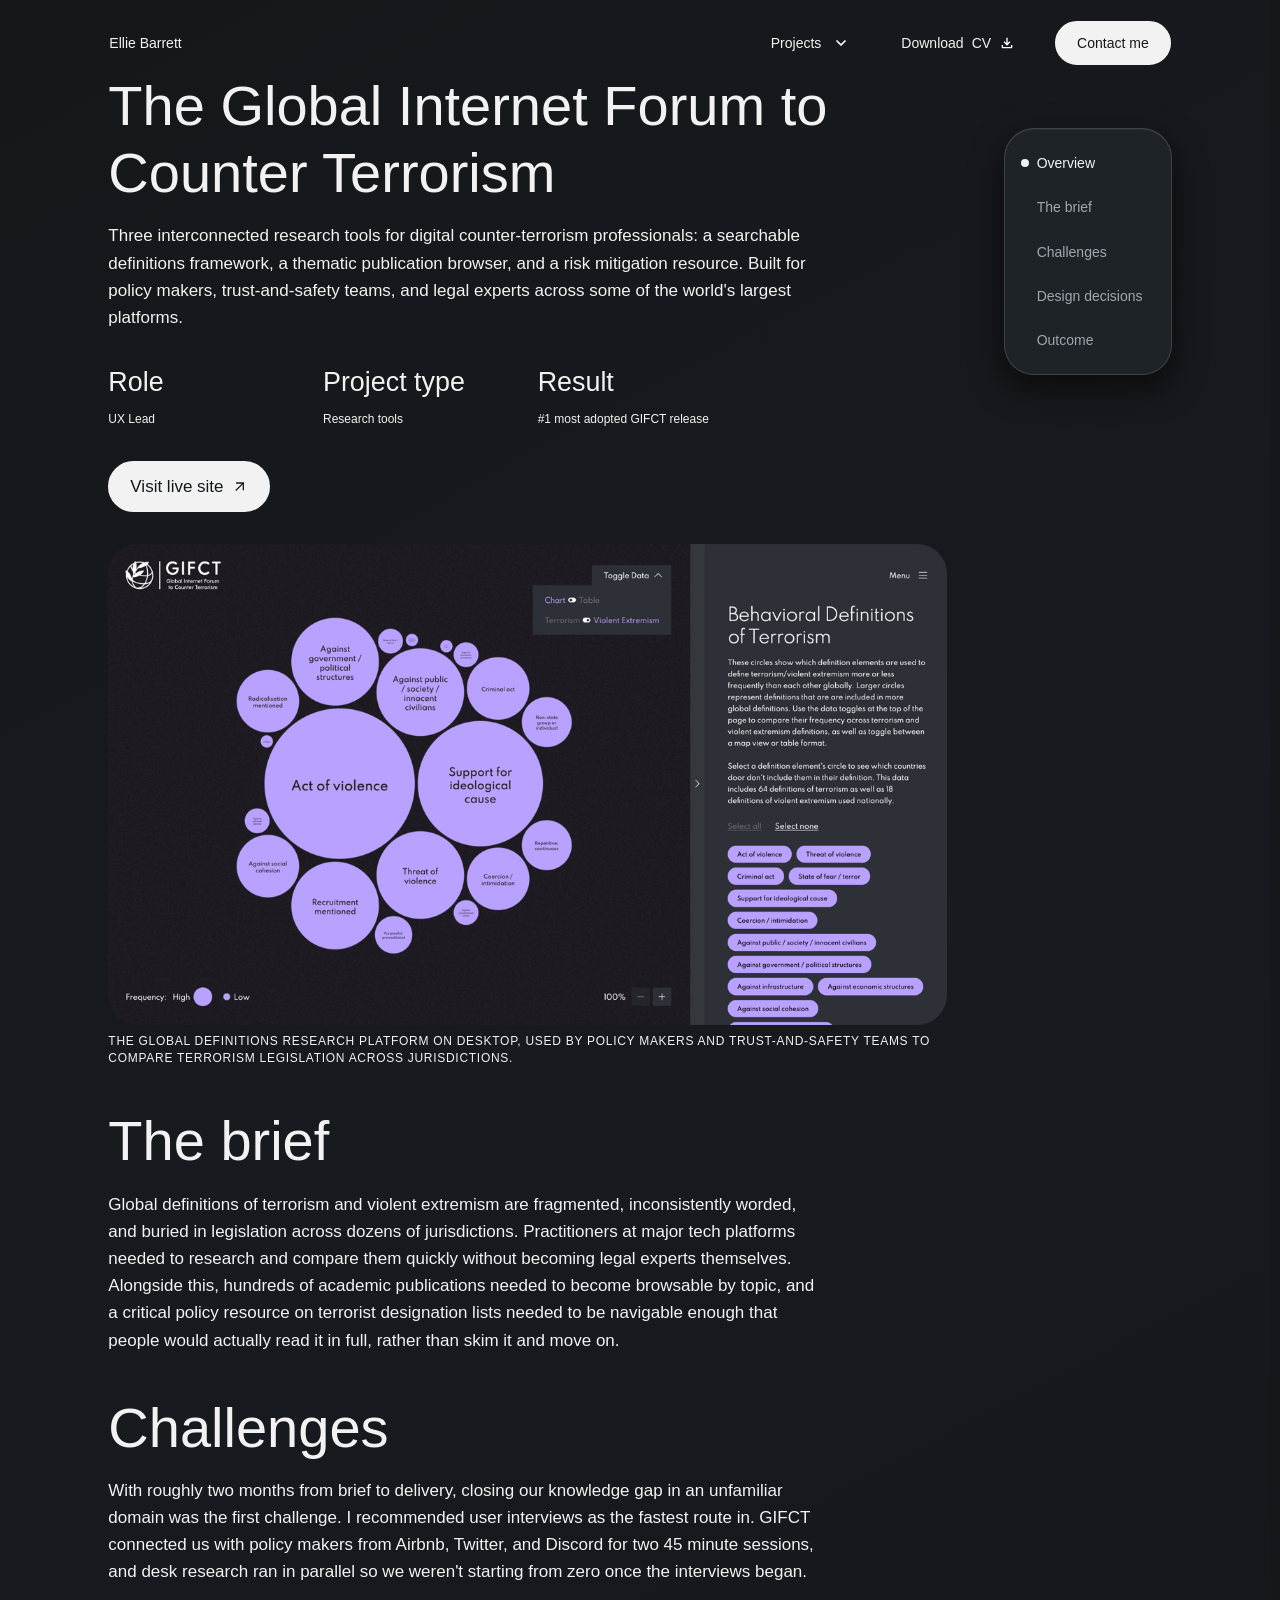
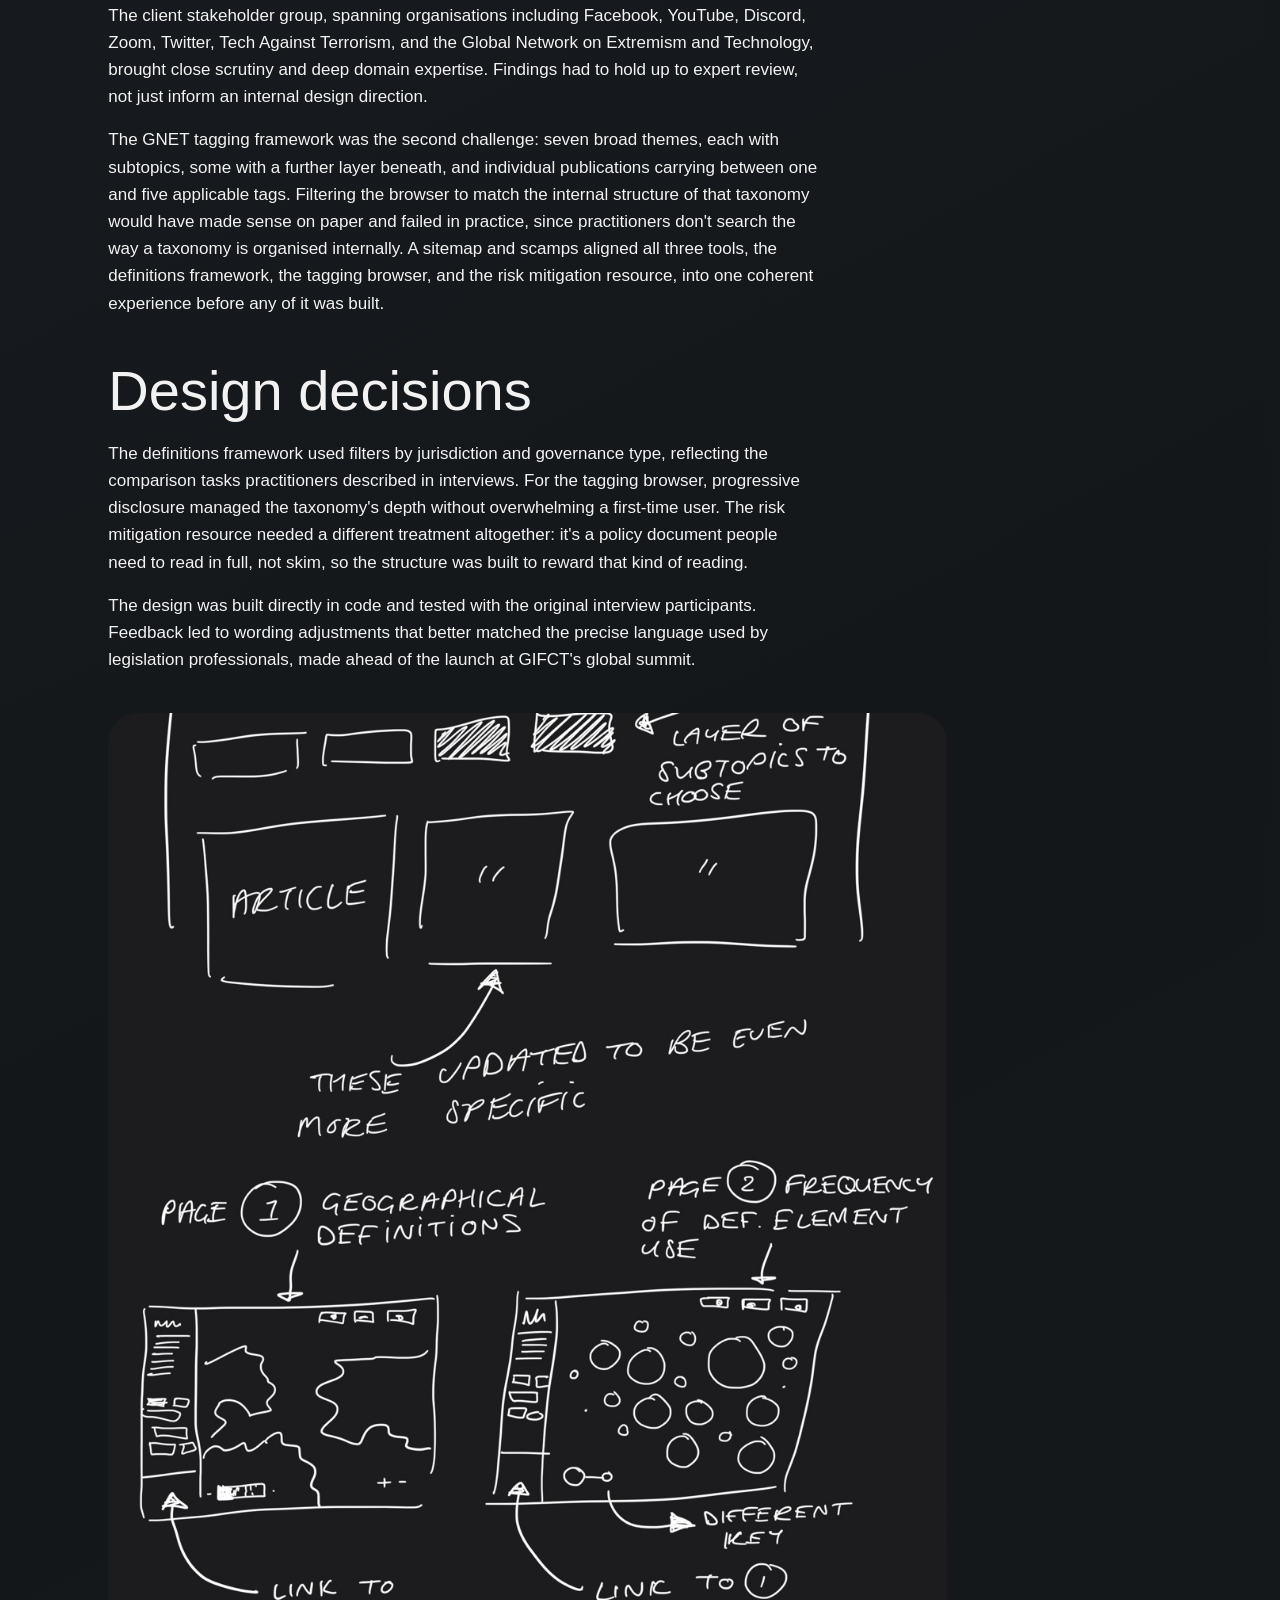
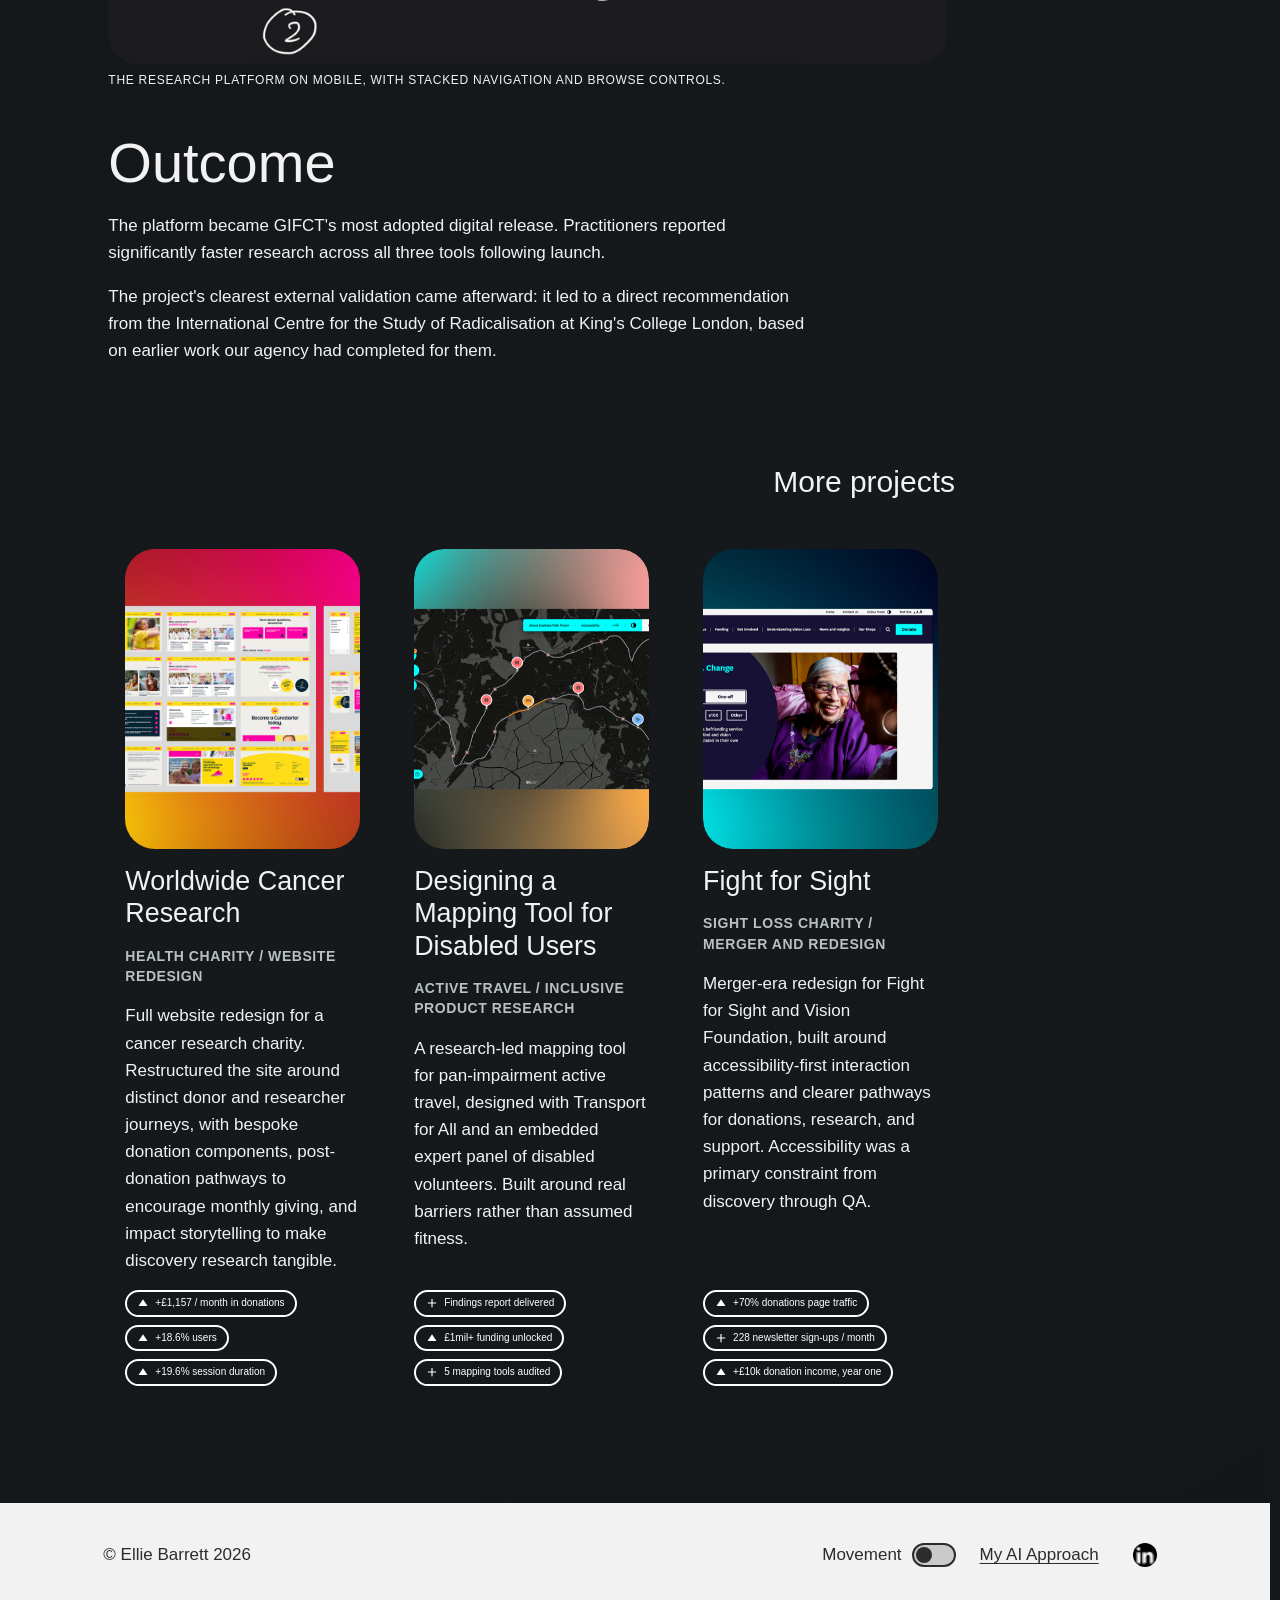
<file: case-study-gifct.html>
<!DOCTYPE html>
<html lang="en">
  <head>
    <meta charset="utf-8" />
    <meta name="viewport" content="width=device-width, initial-scale=1" />
    <title>The Global Internet Forum to Counter Terrorism, Ellie Barrett</title>
    <meta
      name="description"
      content="UX case study: global terrorism legislation research platform for GIFCT, with searchable, comparable cross-jurisdiction results."
    />
    <link rel="icon" href="favicon.ico" sizes="any" />
    <link rel="icon" type="image/png" sizes="32x32" href="assets/favicon/favicon-32x32.png" />
    <link rel="icon" type="image/png" sizes="16x16" href="assets/favicon/favicon-16x16.png" />
    <link rel="apple-touch-icon" sizes="180x180" href="assets/favicon/apple-touch-icon.png" />
    <link rel="preconnect" href="https://fonts.googleapis.com" />
    <link rel="preconnect" href="https://fonts.gstatic.com" crossorigin />
    <link
      href="https://fonts.googleapis.com/css2?family=Kaisei+Decol&display=swap"
      rel="stylesheet"
    />
    <link rel="stylesheet" href="css/styles.css?v=61" />
    <link rel="stylesheet" href="css/theme-mono-dark.css?v=5" />
    <script>
      (function () {
        try {
          if (localStorage.getItem("pfmay-movement-paused") === "true") {
            document.documentElement.dataset.movementPaused = "true";
          }
        } catch (error) {}
      })();
    </script>
  </head>
  <body>
    <a class="skip-link" href="#main-content">Skip to main content</a>
    <div class="page">
      <header class="site-header">
        <div class="page__pad">
          <nav class="nav" aria-label="Primary">
            <a class="nav__brand font-heading" href="index.html"><span class="nav__brand-name">Ellie Barrett</span></a>
            <div class="nav__actions">
              <div class="nav-dropdown">
                <a class="btn btn--ghost nav-dropdown__link" href="index.html#projects">Projects</a>
                <button
                  type="button"
                  class="btn btn--ghost nav-dropdown__toggle"
                  aria-haspopup="true"
                  aria-expanded="false"
                  aria-controls="nav-projects-menu"
                  aria-label="Show case studies"
                >
                  <img
                    class="btn__icon nav-dropdown__chevron"
                    src="assets/icons/chevron-down.svg"
                    width="16"
                    height="16"
                    alt=""
                    aria-hidden="true"
                  />
                </button>
                <div class="nav-dropdown__menu" id="nav-projects-menu">
                  <ul class="nav-dropdown__list" role="menu" aria-label="Case studies">
                    <li role="none">
                      <a class="nav-dropdown__item" role="menuitem" href="case-study-wcr.html">Worldwide Cancer Research</a>
                    </li>
                    <li role="none">
                      <a class="nav-dropdown__item" role="menuitem" href="case-study-gifct.html">GIFCT</a>
                    </li>
                    <li role="none">
                      <a class="nav-dropdown__item" role="menuitem" href="case-study-ffs.html">Fight for Sight</a>
                    </li>
                    <li role="none">
                      <a class="nav-dropdown__item" role="menuitem" href="case-study-wwct.html">Designing a Mapping Tool for Disabled Users</a>
                    </li>
                  </ul>
                  <button type="button" class="nav-dropdown__close" aria-label="Close case studies menu">
                    <span class="nav-dropdown__close-icon" aria-hidden="true"></span>
                  </button>
                </div>
              </div>
              <a class="btn btn--ghost" href="assets/CV/Ellie_Barrett_CV_Oct2026.pdf" download="Ellie_Barrett_CV_Oct2026.pdf" target="_blank" rel="noopener noreferrer" aria-label="Download CV">
                <span class="btn__label-desktop">Download </span>CV
                  <img
                    class="btn__icon"
                    src="assets/icons/download.svg"
                    width="16"
                    height="16"
                    alt=""
                  />
              </a>
              <a class="btn btn--primary" href="mailto:elliemeganbarrett@gmail.com">Contact me</a>
            </div>
          </nav>
        </div>
      </header>

      <main id="main-content" class="page__pad cs-stack">
        <div class="cs-intro">
          <div class="cs-hero">
            <h1 class="h1 cs-hero__title">The Global Internet Forum to Counter Terrorism</h1>
            <p class="text-body cs-hero__lede">
              Three interconnected research tools for digital counter-terrorism professionals: a searchable
              definitions framework, a thematic publication browser, and a risk mitigation resource. Built for
              policy makers, trust-and-safety teams, and legal experts across some of the world's largest platforms.
            </p>
          </div>

          <div class="cs-meta" aria-label="Project details">
            <div class="cs-meta__item">
              <p class="cs-meta__label">Role</p>
              <p class="cs-meta__value">UX Lead</p>
            </div>
            <div class="cs-meta__item">
              <p class="cs-meta__label">Project type</p>
              <p class="cs-meta__value">Research tools</p>
            </div>
            <div class="cs-meta__item">
              <p class="cs-meta__label">Result</p>
              <p class="cs-meta__value">#1 most adopted GIFCT release</p>
            </div>
          </div>

          <a
            class="btn btn--primary"
            href="https://def-frameworks.gifct.org/global-definitions-of-terrorism/"
            target="_blank"
            rel="noopener noreferrer"
          >
            Visit live site
              <img
                class="btn__icon"
                src="assets/icons/arrow-outward.svg"
                width="16"
                height="16"
                alt=""
              />
          </a>

          <div class="cs-figure-group">
            <div class="cs-figure-group__stacked">
              <img
                class="media-fill-img"
                src="assets/GIFCT/gifct-embedded_1-img02.png"
                width="2844"
                height="1628"
                alt="Desktop view of the GIFCT global definitions research interface with jurisdiction and governance filters."
                loading="lazy"
                decoding="async"
                srcset="assets/GIFCT/gifct-embedded_1-img02-800w.png 800w, assets/GIFCT/gifct-embedded_1-img02-1200w.png 1200w, assets/GIFCT/gifct-embedded_1-img02-1600w.png 1600w, assets/GIFCT/gifct-embedded_1-img02.png 2844w"
                sizes="(max-width: 768px) 100vw, min(1200px, 92vw)"
              />
            </div>
            <p class="text-img-caption cs-figure-group__caption">
              The global definitions research platform on desktop, used by policy makers and trust-and-safety
              teams to compare terrorism legislation across jurisdictions.
            </p>
          </div>
        </div>

        <section class="cs-section" aria-labelledby="brief-heading">
          <h2 id="brief-heading" class="h1 cs-section__title">The brief</h2>
          <div class="cs-prose text-body">
            <p>
              Global definitions of terrorism and violent extremism are fragmented, inconsistently worded, and
              buried in legislation across dozens of jurisdictions. Practitioners at major tech platforms needed
              to research and compare them quickly without becoming legal experts themselves. Alongside this,
              hundreds of academic publications needed to become browsable by topic, and a critical policy
              resource on terrorist designation lists needed to be navigable enough that people would actually
              read it in full, rather than skim it and move on.
            </p>
          </div>
        </section>

        <section class="cs-section" aria-labelledby="challenges-heading">
          <h2 id="challenges-heading" class="h1 cs-section__title">Challenges</h2>
          <div class="cs-prose text-body">
            <p>
              With roughly two months from brief to delivery, closing our knowledge gap in an unfamiliar domain
              was the first challenge. I recommended user interviews as the fastest route in. GIFCT connected us
              with policy makers from Airbnb, Twitter, and Discord for two 45 minute sessions, and desk research
              ran in parallel so we weren't starting from zero once the interviews began.
            </p>
            <p>
              The client stakeholder group, spanning organisations including Facebook, YouTube, Discord, Zoom,
              Twitter, Tech Against Terrorism, and the Global Network on Extremism and Technology, brought close
              scrutiny and deep domain expertise. Findings had to hold up to expert review, not just inform an
              internal design direction.
            </p>
            <p>
              The GNET tagging framework was the second challenge: seven broad themes, each with subtopics, some
              with a further layer beneath, and individual publications carrying between one and five applicable
              tags. Filtering the browser to match the internal structure of that taxonomy would have made sense
              on paper and failed in practice, since practitioners don't search the way a taxonomy is organised
              internally. A sitemap and scamps aligned all three tools, the definitions framework, the tagging
              browser, and the risk mitigation resource, into one coherent experience before any of it was built.
            </p>
          </div>
        </section>

        <section class="cs-section" aria-labelledby="design-heading">
          <h2 id="design-heading" class="h1 cs-section__title">Design decisions</h2>
          <div class="cs-prose text-body">
            <p>
              The definitions framework used filters by jurisdiction and governance type, reflecting the
              comparison tasks practitioners described in interviews. For the tagging browser, progressive
              disclosure managed the taxonomy's depth without overwhelming a first-time user. The risk mitigation
              resource needed a different treatment altogether: it's a policy document people need to read in
              full, not skim, so the structure was built to reward that kind of reading.
            </p>
            <p>
              The design was built directly in code and tested with the original interview participants. Feedback
              led to wording adjustments that better matched the precise language used by legislation
              professionals, made ahead of the launch at GIFCT's global summit.
            </p>
          </div>
        </section>

        <div class="cs-figure-group">
          <div class="cs-figure-group__stacked">
            <img
              class="media-fill-img"
              src="assets/GIFCT/gifct-embedded_1-img03.jpg"
              width="1922"
              height="2178"
              alt="Mobile view of the same GIFCT research interface with stacked navigation and browse controls."
              loading="lazy"
              decoding="async"
              srcset="assets/GIFCT/gifct-embedded_1-img03-800w.jpg 800w, assets/GIFCT/gifct-embedded_1-img03-1200w.jpg 1200w, assets/GIFCT/gifct-embedded_1-img03-1600w.jpg 1600w, assets/GIFCT/gifct-embedded_1-img03.jpg 1922w"
              sizes="(max-width: 768px) 100vw, min(1200px, 92vw)"
            />
          </div>
          <p class="text-img-caption cs-figure-group__caption">
            The research platform on mobile, with stacked navigation and browse controls.
          </p>
        </div>

        <section class="cs-section" aria-labelledby="outcome-heading">
          <h2 id="outcome-heading" class="h1 cs-section__title">Outcome</h2>
          <div class="cs-prose text-body">
            <p>
              The platform became GIFCT's most adopted digital release. Practitioners reported significantly
              faster research across all three tools following launch.
            </p>
            <p>
              The project's clearest external validation came afterward: it led to a direct recommendation from
              the International Centre for the Study of Radicalisation at King's College London, based on earlier
              work our agency had completed for them.
            </p>
          </div>
        </section>

        <section class="projects" aria-labelledby="more-projects-heading">
          <div class="section-label cs-more-heading">
            <div class="section-label__inner">
              <h2 id="more-projects-heading" class="h2">More projects</h2>
            </div>
          </div>
          <div class="more-projects-row">
            <article class="project-card project-card--half project-card--feature">
              <a class="project-card__surface project-card__surface--link" href="case-study-wcr.html">
                <div class="project-card__media">
                  <img
                    class="media-fill-img"
                    src="assets/WCR/wcr-case-study-card.png"
                    width="2800"
                    height="2276"
                    alt="Grid of Worldwide Cancer Research website components including donation hero, article cards, FAQ sections, and call-to-action blocks."
                    loading="lazy"
                    decoding="async"
                    srcset="assets/WCR/wcr-case-study-card-800w.png 800w, assets/WCR/wcr-case-study-card-1200w.png 1200w, assets/WCR/wcr-case-study-card-1600w.png 1600w, assets/WCR/wcr-case-study-card.png 1728w"
                    sizes="(max-width: 768px) 100vw, min(1200px, 92vw)"
                  />
                </div>
                <h3 class="project-card__title">Worldwide Cancer Research</h3>
                <p class="project-card__category">Health charity / Website redesign</p>
                <p class="project-card__desc">
                  Full website redesign for a cancer research charity. Restructured the site around distinct donor
                  and researcher journeys, with bespoke donation components, post-donation pathways to encourage
                  monthly giving, and impact storytelling to make discovery research tangible.</p>
                <div class="project-card__metrics" aria-label="Project metrics">
                  <span class="metric-pill--up">+£1,157 / month in donations</span>
                  <span class="metric-pill--up">+18.6% users</span>
                  <span class="metric-pill--up">+19.6% session duration</span>
                </div>
              </a>
            </article>
            <article class="project-card project-card--half">
              <a class="project-card__surface project-card__surface--link" href="case-study-wwct.html">
                <div class="project-card__media">
                  <img
                    class="media-fill-img"
                    src="assets/Sustrans/wwct-case-study-card.png"
                    width="1440"
                    height="900"
                    alt="Walk Wheel Cycle Trust mapping tool on desktop, showing community-reported barriers on active travel routes."
                    loading="lazy"
                    decoding="async"
                    srcset="assets/Sustrans/wwct-case-study-card-800w.png 800w, assets/Sustrans/wwct-case-study-card-1200w.png 1200w, assets/Sustrans/wwct-case-study-card-1600w.png 1600w, assets/Sustrans/wwct-case-study-card.png 1728w"
                    sizes="(max-width: 768px) 100vw, (max-width: 1100px) 50vw, 570px"
                  />
                </div>
                <h3 class="project-card__title">Designing a Mapping Tool for Disabled Users</h3>
                <p class="project-card__category">Active travel / Inclusive product research</p>
                <p class="project-card__desc">
                  A research-led mapping tool for pan-impairment active travel, designed with Transport for All
                  and an embedded expert panel of disabled volunteers. Built around real barriers rather than
                  assumed fitness.</p>
                <div class="project-card__metrics" aria-label="Project metrics">
                  <span class="metric-pill--plus">Findings report delivered</span>
                  <span class="metric-pill--up">£1mil+ funding unlocked</span>
                  <span class="metric-pill--plus">5 mapping tools audited</span>
                </div>
              </a>
            </article>
            <article class="project-card project-card--half">
              <a class="project-card__surface project-card__surface--link" href="case-study-ffs.html">
                <div class="project-card__media">
                  <img
                    class="media-fill-img"
                    src="assets/F4S/f4s-case-study-card.png"
                    width="1024"
                    height="571"
                    alt="Laptop showing the Fight for Sight donation page on a wooden table in a sunny garden."
                    loading="lazy"
                    decoding="async"
                    srcset="assets/F4S/f4s-case-study-card-800w.png 800w, assets/F4S/f4s-case-study-card-1200w.png 1200w, assets/F4S/f4s-case-study-card-1600w.png 1600w, assets/F4S/f4s-case-study-card.png 1728w"
                    sizes="(max-width: 768px) 100vw, (max-width: 1100px) 50vw, 570px"
                  />
                </div>
                <h3 class="project-card__title">Fight for Sight</h3>
                <p class="project-card__category">Sight loss charity / Merger and redesign</p>
                <p class="project-card__desc">
                  Merger-era redesign for Fight for Sight and Vision Foundation, built around accessibility-first
                  interaction patterns and clearer pathways for donations, research, and support. Accessibility was
                  a primary constraint from discovery through QA.</p>
                <div class="project-card__metrics" aria-label="Project metrics">
                  <span class="metric-pill--up">+70% donations page traffic</span>
                  <span class="metric-pill--plus">228 newsletter sign-ups / month</span>
                  <span class="metric-pill--up">+£10k donation income, year one</span>
                </div>
              </a>
            </article>
          </div>
        </section>
      </main>

      <footer class="site-footer">
        <div class="footer-row">
          <div class="footer-row__left">
            <p class="footer-note">© Ellie Barrett 2026</p>
          </div>
          <div class="footer-row__actions">
            <div class="footer-movement" role="group" aria-labelledby="movement-toggle-label">
              <span class="footer-movement__label" id="movement-toggle-label">Movement</span>
              <button
                type="button"
                id="movement-toggle"
                class="footer-movement__switch"
                role="switch"
                aria-checked="false"
                aria-labelledby="movement-toggle-label"
                aria-describedby="movement-toggle-desc"
              >
                <span class="footer-movement__track" aria-hidden="true">
                  <span class="footer-movement__thumb"></span>
                </span>
              </button>
              <span id="movement-toggle-desc" class="visually-hidden">
                When on, animated GIFs are paused across the website.
              </span>
              <span id="movement-toggle-status" class="visually-hidden" aria-live="polite" aria-atomic="true"></span>
            </div>
            <a class="footer-link" href="my-ai-approach.html">My AI Approach</a>
            <a class="footer-social" href="https://www.linkedin.com/in/elliembarrett" target="_blank" rel="noopener noreferrer" aria-label="Ellie Barrett on LinkedIn">
              <img
                class="footer-social__icon"
                src="assets/icons/linkedin.png"
                width="24"
                height="24"
                alt=""
              />
            </a>
          </div>
        </div>
      </footer>

      <nav class="nav-mobile" aria-label="Primary mobile" aria-hidden="true">
        <div class="nav-mobile__inner">
          <a class="btn btn--ghost" href="index.html#projects">Projects</a>
          <a class="btn btn--ghost" href="assets/CV/Ellie_Barrett_CV_Oct2026.pdf" download="Ellie_Barrett_CV_Oct2026.pdf" target="_blank" rel="noopener noreferrer" aria-label="Download CV">
            <span class="btn__label-desktop">Download </span>CV
              <img
                class="btn__icon"
                src="assets/icons/download.svg"
                width="16"
                height="16"
                alt=""
              />
          </a>
          <a class="btn btn--primary" href="mailto:elliemeganbarrett@gmail.com">Contact me</a>
        </div>
      </nav>
    </div>
    <script src="js/header-scroll.js" defer></script>
    <script src="js/nav-dropdown.js?v=3" defer></script>
    <script src="js/smooth-scroll.js?v=3" defer></script>
    <script src="js/case-study-nav.js?v=4" defer></script>
    <script src="js/mobile-nav-visibility.js" defer></script>
    <script src="js/movement-toggle.js?v=2" defer></script>
  </body>
</html>
</file>
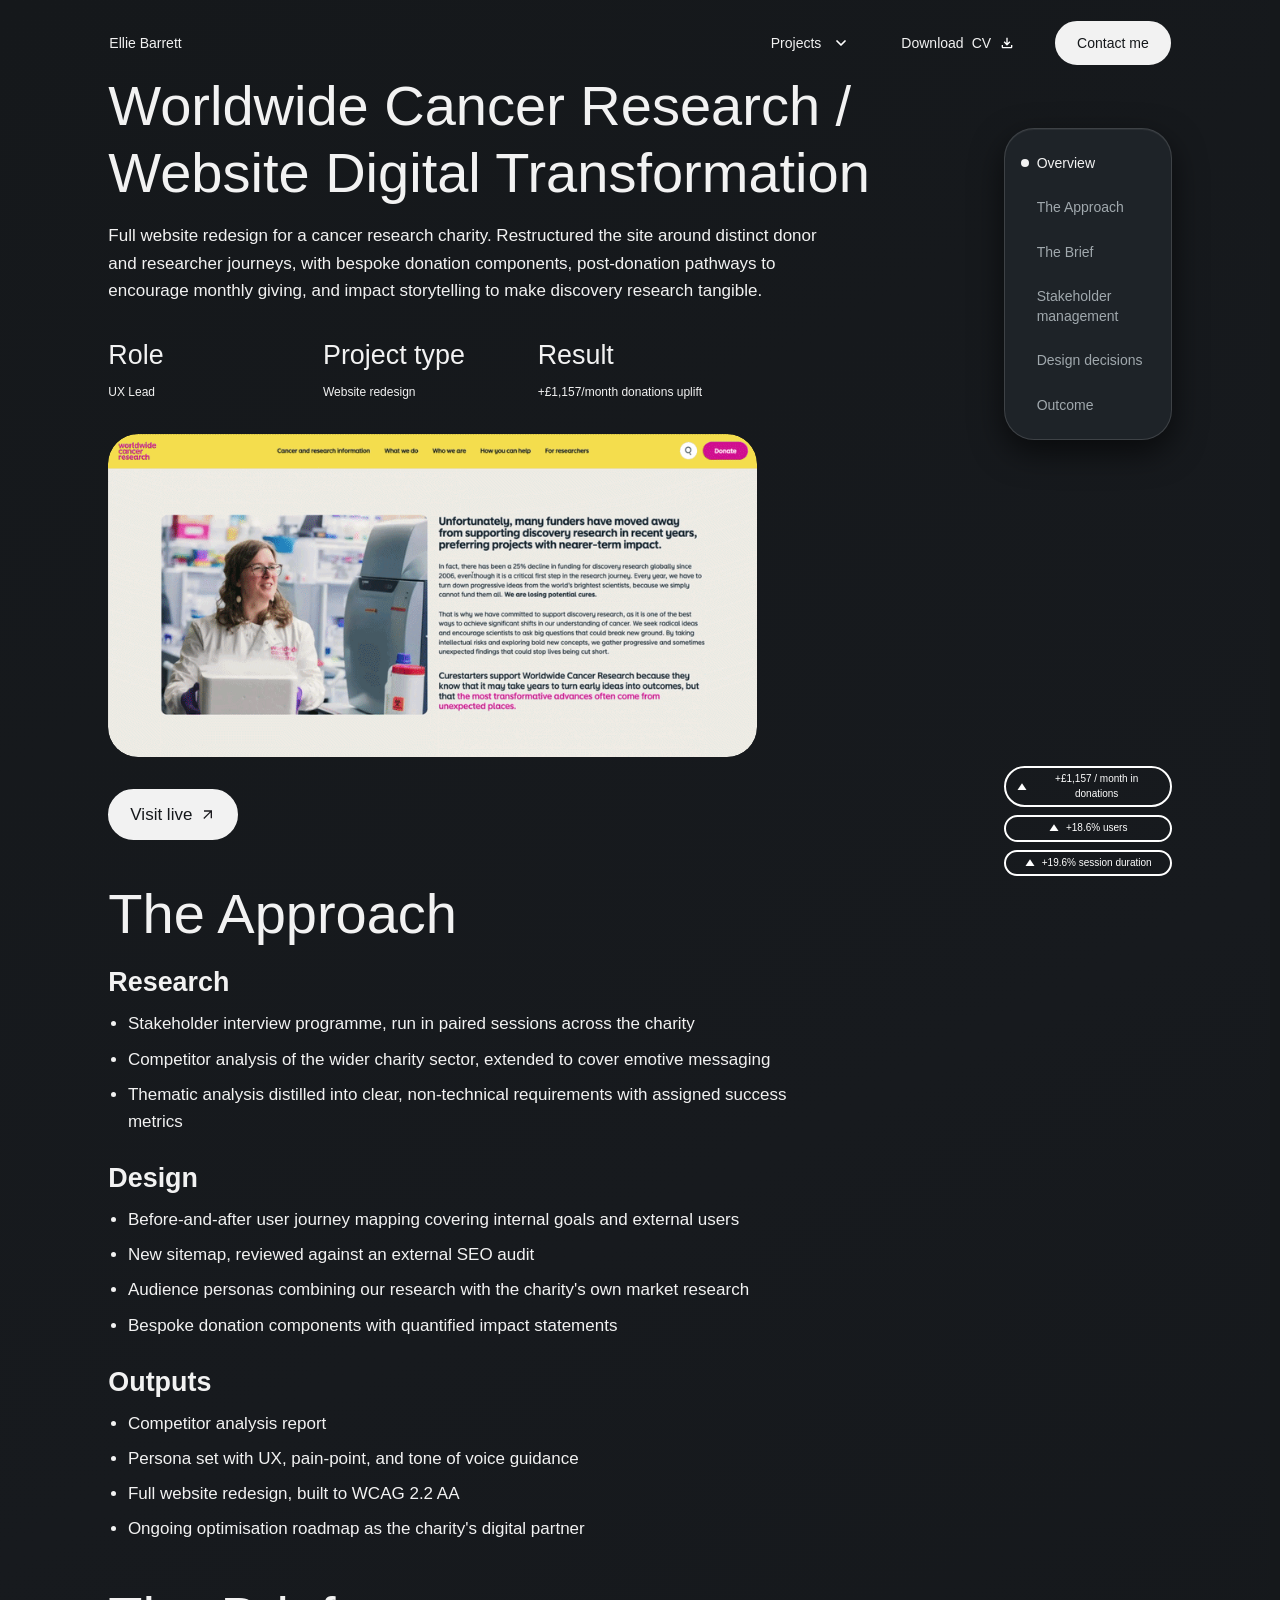
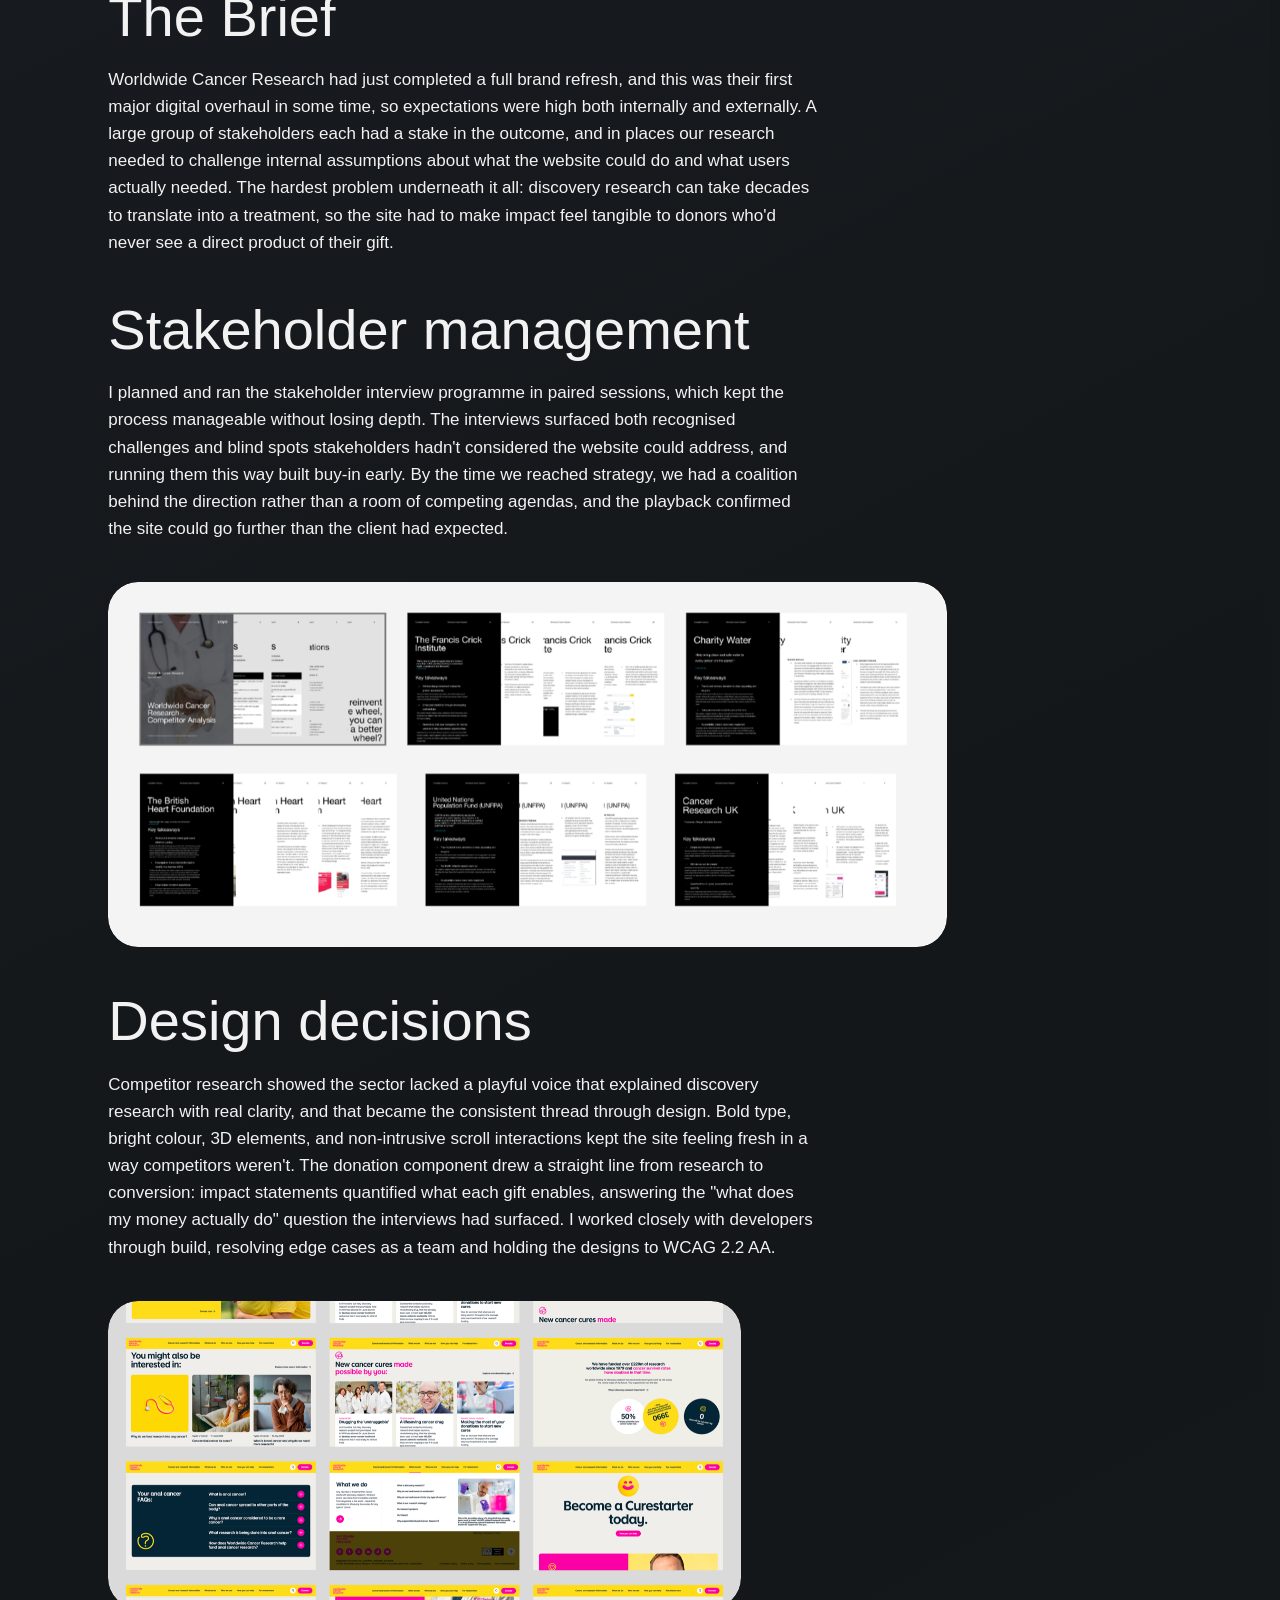
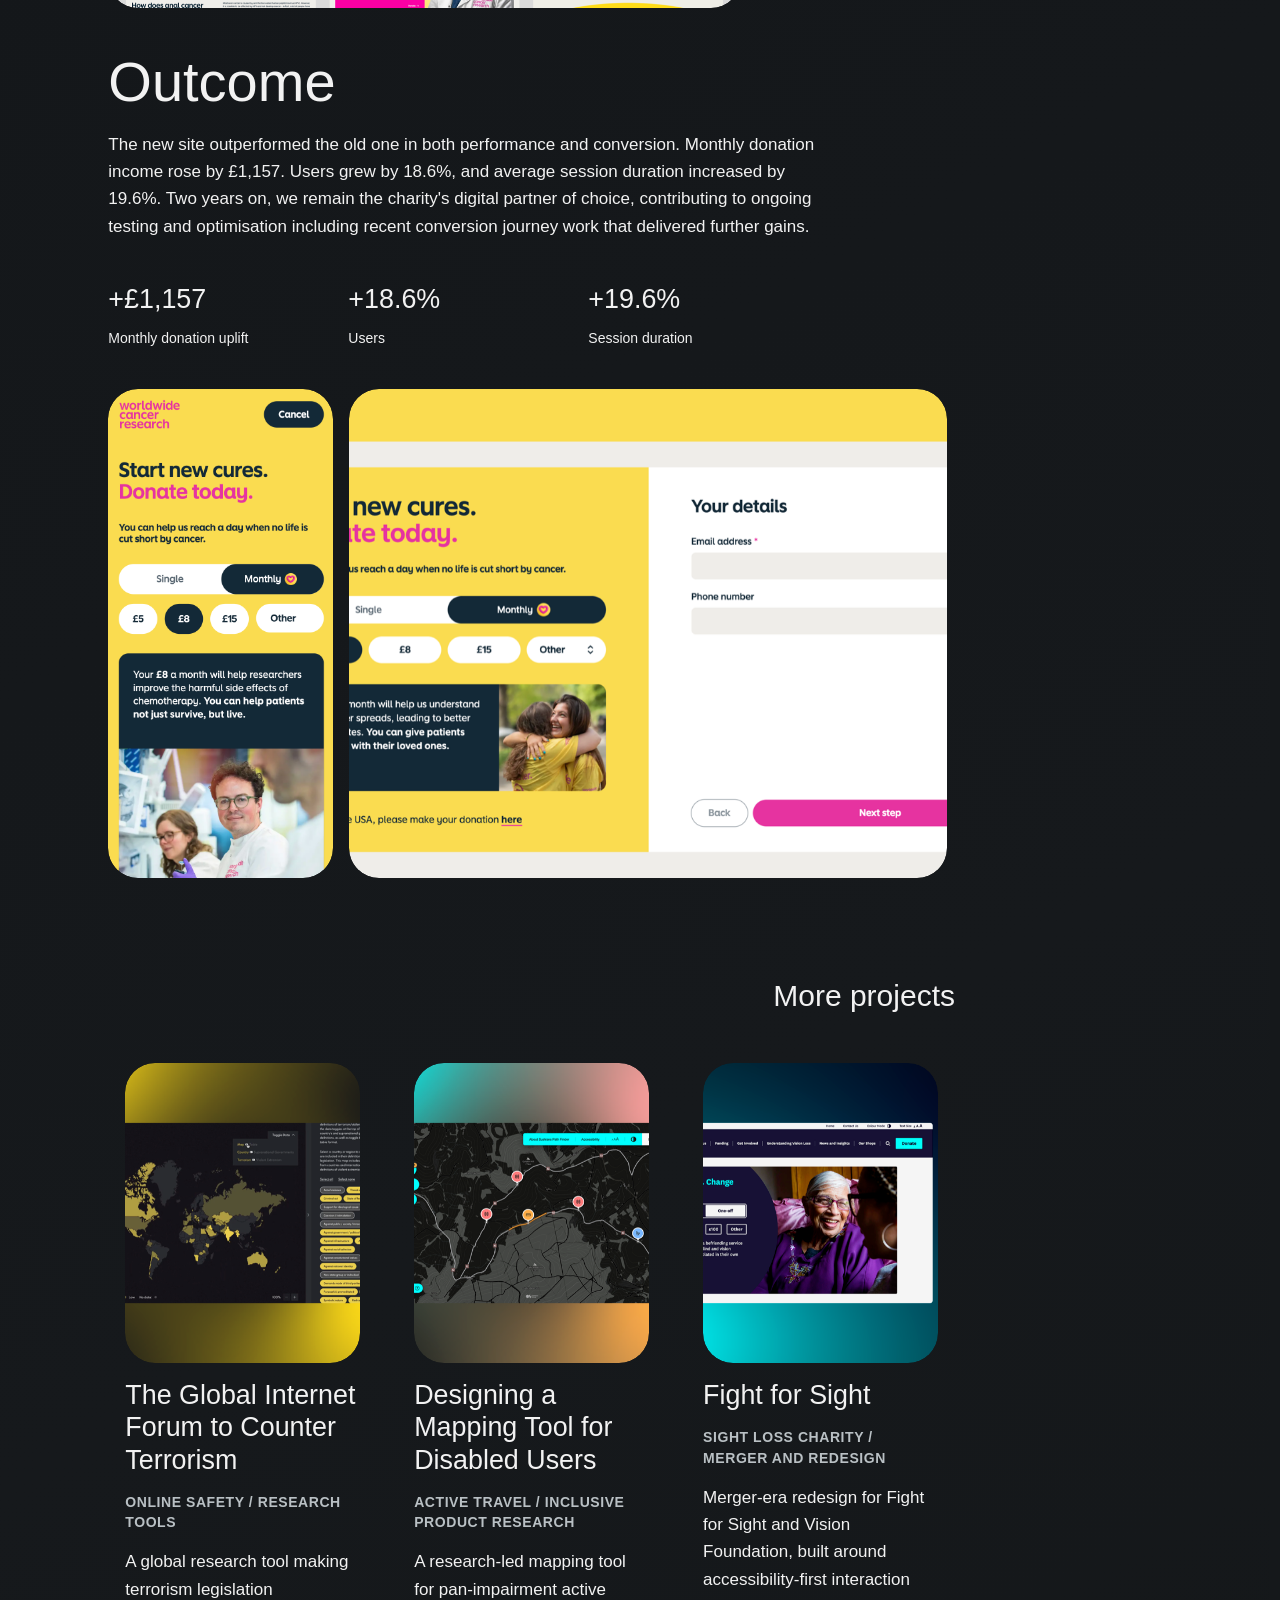
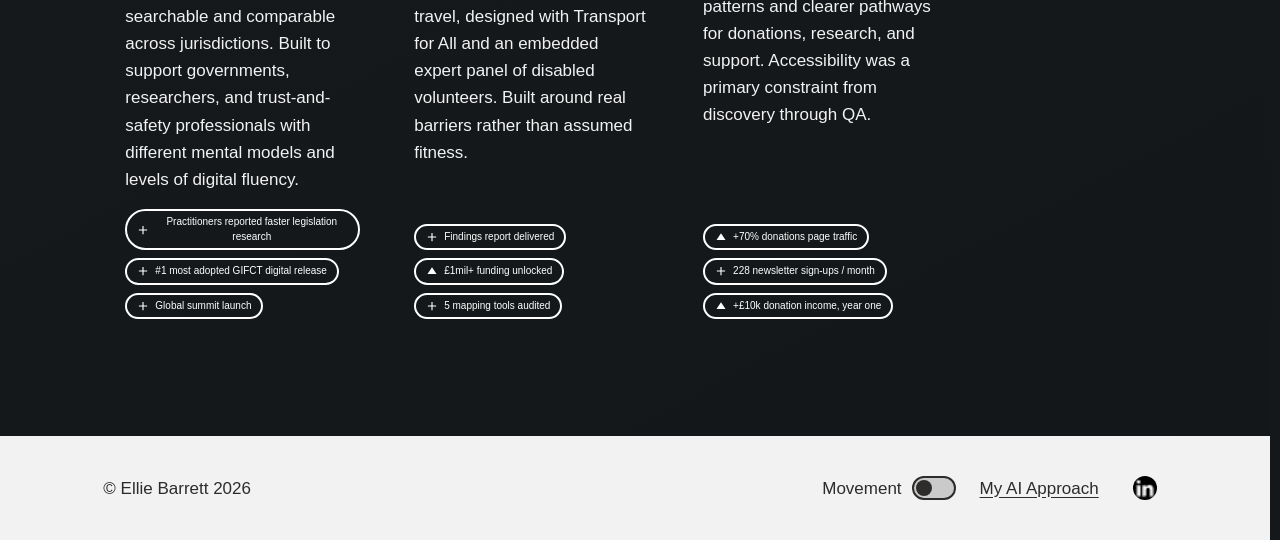
<file: case-study-wcr.html>
<!DOCTYPE html>
<html lang="en">
  <head>
    <meta charset="utf-8" />
    <meta name="viewport" content="width=device-width, initial-scale=1" />
    <title>Worldwide Cancer Research, Ellie Barrett</title>
    <meta
      name="description"
      content="UX case study: full website redesign for Worldwide Cancer Research: donor journeys, donation UX, and impact storytelling."
    />
    <meta property="og:type" content="website" />
    <meta property="og:title" content="Worldwide Cancer Research, Ellie Barrett" />
    <meta
      property="og:description"
      content="UX case study: full website redesign for Worldwide Cancer Research: donor journeys, donation UX, and impact storytelling."
    />
    <meta property="og:url" content="https://elbazzzzzz.github.io/EBFolio/case-study-wcr.html" />
    <meta
      property="og:image"
      content="https://elbazzzzzz.github.io/EBFolio/assets/WCR/wcr-case-study-card.png"
    />
    <meta property="og:image:width" content="2800" />
    <meta property="og:image:height" content="2276" />
    <meta property="og:image:alt" content="Grid of Worldwide Cancer Research website components including donation hero, article cards, FAQ sections, and call-to-action blocks." />
    <meta name="twitter:card" content="summary_large_image" />
    <meta name="twitter:title" content="Worldwide Cancer Research, Ellie Barrett" />
    <meta
      name="twitter:description"
      content="UX case study: full website redesign for Worldwide Cancer Research: donor journeys, donation UX, and impact storytelling."
    />
    <meta
      name="twitter:image"
      content="https://elbazzzzzz.github.io/EBFolio/assets/WCR/wcr-case-study-card.png"
    />
    <meta name="twitter:image:alt" content="Grid of Worldwide Cancer Research website components including donation hero, article cards, FAQ sections, and call-to-action blocks." />
    <link rel="icon" href="favicon.ico" sizes="any" />
    <link rel="icon" type="image/png" sizes="32x32" href="assets/favicon/favicon-32x32.png" />
    <link rel="icon" type="image/png" sizes="16x16" href="assets/favicon/favicon-16x16.png" />
    <link rel="apple-touch-icon" sizes="180x180" href="assets/favicon/apple-touch-icon.png" />
    <link rel="preconnect" href="https://fonts.googleapis.com" />
    <link rel="preconnect" href="https://fonts.gstatic.com" crossorigin />
    <link
      href="https://fonts.googleapis.com/css2?family=Kaisei+Decol&display=swap"
      rel="stylesheet"
    />
    <link rel="stylesheet" href="css/styles.css?v=61" />
    <link rel="stylesheet" href="css/theme-mono-dark.css?v=5" />
    <script>
      (function () {
        try {
          if (localStorage.getItem("pfmay-movement-paused") === "true") {
            document.documentElement.dataset.movementPaused = "true";
          }
        } catch (error) {}
      })();
    </script>
  </head>
  <body>
    <a class="skip-link" href="#main-content">Skip to main content</a>
    <div class="page">
      <header class="site-header">
        <div class="page__pad">
          <nav class="nav" aria-label="Primary">
            <a class="nav__brand font-heading" href="index.html"><span class="nav__brand-name">Ellie Barrett</span></a>
            <div class="nav__actions">
              <div class="nav-dropdown">
                <a class="btn btn--ghost nav-dropdown__link" href="index.html#projects">Projects</a>
                <button
                  type="button"
                  class="btn btn--ghost nav-dropdown__toggle"
                  aria-haspopup="true"
                  aria-expanded="false"
                  aria-controls="nav-projects-menu"
                  aria-label="Show case studies"
                >
                  <img
                    class="btn__icon nav-dropdown__chevron"
                    src="assets/icons/chevron-down.svg"
                    width="16"
                    height="16"
                    alt=""
                    aria-hidden="true"
                  />
                </button>
                <div class="nav-dropdown__menu" id="nav-projects-menu">
                  <ul class="nav-dropdown__list" role="menu" aria-label="Case studies">
                    <li role="none">
                      <a class="nav-dropdown__item" role="menuitem" href="case-study-wcr.html">Worldwide Cancer Research</a>
                    </li>
                    <li role="none">
                      <a class="nav-dropdown__item" role="menuitem" href="case-study-gifct.html">GIFCT</a>
                    </li>
                    <li role="none">
                      <a class="nav-dropdown__item" role="menuitem" href="case-study-ffs.html">Fight for Sight</a>
                    </li>
                    <li role="none">
                      <a class="nav-dropdown__item" role="menuitem" href="case-study-wwct.html">Designing a Mapping Tool for Disabled Users</a>
                    </li>
                  </ul>
                  <button type="button" class="nav-dropdown__close" aria-label="Close case studies menu">
                    <span class="nav-dropdown__close-icon" aria-hidden="true"></span>
                  </button>
                </div>
              </div>
              <a class="btn btn--ghost" href="assets/CV/Ellie_Barrett_CV_Oct2026.pdf" download="Ellie_Barrett_CV_Oct2026.pdf" target="_blank" rel="noopener noreferrer" aria-label="Download CV">
                <span class="btn__label-desktop">Download </span>CV
                  <img
                    class="btn__icon"
                    src="assets/icons/download.svg"
                    width="16"
                    height="16"
                    alt=""
                  />
              </a>
              <a class="btn btn--primary" href="mailto:elliemeganbarrett@gmail.com">Contact me</a>
            </div>
          </nav>
        </div>
      </header>

      <main id="main-content" class="page__pad cs-stack">
        <div class="cs-intro">
          <div class="cs-hero">
            <h1 class="h1 cs-hero__title">Worldwide Cancer Research / Website Digital Transformation</h1>
            <p class="text-body cs-hero__lede">
              Full website redesign for a cancer research charity. Restructured the site around distinct donor
              and researcher journeys, with bespoke donation components, post-donation pathways to encourage
              monthly giving, and impact storytelling to make discovery research tangible.
            </p>
          </div>

          <div class="cs-meta" aria-label="Project details">
            <div class="cs-meta__item">
              <p class="cs-meta__label">Role</p>
              <p class="cs-meta__value">UX Lead</p>
            </div>
            <div class="cs-meta__item">
              <p class="cs-meta__label">Project type</p>
              <p class="cs-meta__value">Website redesign</p>
            </div>
            <div class="cs-meta__item">
              <p class="cs-meta__label">Result</p>
              <p class="cs-meta__value">+£1,157/month donations uplift</p>
            </div>
          </div>

          <div class="cs-success-metrics" aria-label="Success metrics">
            <span class="metric-pill--up">+£1,157 / month in donations</span>
            <span class="metric-pill--up">+18.6% users</span>
            <span class="metric-pill--up">+19.6% session duration</span>
          </div>

          <div class="media-bleed media-bleed--framed" role="presentation">
            <div class="media-bleed__lg">
              <img
                class="media-fill-img"
                src="assets/WCR/article_cards_wcr_desktop.gif"
                width="800"
                height="398"
                alt="Desktop recording of the 'What is discovery research?' page, where bold type and animated article cards explain discovery research as the user scrolls."
                loading="lazy"
                decoding="async"
              />
            </div>
          </div>

          <a
            class="btn btn--primary"
            href="https://www.worldwidecancerresearch.org/"
            target="_blank"
            rel="noopener noreferrer"
          >
            Visit live
              <img
                class="btn__icon"
                src="assets/icons/arrow-outward.svg"
                width="16"
                height="16"
                alt=""
              />
          </a>
        </div>

        <section class="cs-section" aria-labelledby="approach-heading">
          <h2 id="approach-heading" class="h1 cs-section__title">The Approach</h2>
          <div class="cs-prose text-body">
            <h3>Research</h3>
            <ul>
              <li>Stakeholder interview programme, run in paired sessions across the charity</li>
              <li>Competitor analysis of the wider charity sector, extended to cover emotive messaging</li>
              <li>Thematic analysis distilled into clear, non-technical requirements with assigned success metrics</li>
            </ul>
            <h3>Design</h3>
            <ul>
              <li>Before-and-after user journey mapping covering internal goals and external users</li>
              <li>New sitemap, reviewed against an external SEO audit</li>
              <li>Audience personas combining our research with the charity's own market research</li>
              <li>Bespoke donation components with quantified impact statements</li>
            </ul>
            <h3>Outputs</h3>
            <ul>
              <li>Competitor analysis report</li>
              <li>Persona set with UX, pain-point, and tone of voice guidance</li>
              <li>Full website redesign, built to WCAG 2.2 AA</li>
              <li>Ongoing optimisation roadmap as the charity's digital partner</li>
            </ul>
          </div>
        </section>

        <section class="cs-section" aria-labelledby="brief-heading">
          <h2 id="brief-heading" class="h1 cs-section__title">The Brief</h2>
          <div class="cs-prose text-body">
            <p>
              Worldwide Cancer Research had just completed a full brand refresh, and this was their first major digital
              overhaul in some time, so expectations were high both internally and externally. A large group of
              stakeholders each had a stake in the outcome, and in places our research needed to challenge internal
              assumptions about what the website could do and what users actually needed. The hardest problem underneath
              it all: discovery research can take decades to translate into a treatment, so the site had to make impact
              feel tangible to donors who'd never see a direct product of their gift.
            </p>
          </div>
        </section>

        <section class="cs-section" aria-labelledby="stakeholder-heading">
          <h2 id="stakeholder-heading" class="h1 cs-section__title">Stakeholder management</h2>
          <div class="cs-prose text-body">
            <p>
              I planned and ran the stakeholder interview programme in paired sessions, which kept the process manageable
              without losing depth. The interviews surfaced both recognised challenges and blind spots stakeholders
              hadn't considered the website could address, and running them this way built buy-in early. By the time we
              reached strategy, we had a coalition behind the direction rather than a room of competing agendas, and the
              playback confirmed the site could go further than the client had expected.
            </p>
          </div>
        </section>

        <div class="cs-competitor">
          <img
            class="media-fill-img"
            src="assets/WCR/compet_1.png"
            width="854"
            height="365"
            alt="Spreads from the competitor analysis report, covering organisations such as The Francis Crick Institute, Charity Water, the British Heart Foundation, and Cancer Research UK."
            loading="lazy"
            decoding="async"
            srcset="assets/WCR/compet_1-800w.png 800w, assets/WCR/compet_1-1200w.png 1200w, assets/WCR/compet_1.png 1334w"
            sizes="(max-width: 768px) 100vw, min(1200px, 92vw)"
          />
        </div>

        <section class="cs-section" aria-labelledby="design-heading">
          <h2 id="design-heading" class="h1 cs-section__title">Design decisions</h2>
          <div class="cs-prose text-body">
            <p>
              Competitor research showed the sector lacked a playful voice that explained discovery research with real
              clarity, and that became the consistent thread through design. Bold type, bright colour, 3D elements, and
              non-intrusive scroll interactions kept the site feeling fresh in a way competitors weren't. The donation
              component drew a straight line from research to conversion: impact statements quantified what each gift
              enables, answering the "what does my money actually do" question the interviews had surfaced. I worked
              closely with developers through build, resolving edge cases as a team and holding the designs to WCAG 2.2
              AA.
            </p>
          </div>
        </section>

        <div class="cs-figure-group">
          <div class="cs-figure-group__primary">
            <img
              class="media-fill-img"
              src="assets/WCR/WCR_Grid.png"
              width="3347"
              height="2721"
              alt="A series of screenshots showing a website for the Worldwide Cancer Research charity on desktop."
              loading="lazy"
              decoding="async"
              srcset="assets/WCR/WCR_Grid-800w.png 800w, assets/WCR/WCR_Grid-1200w.png 1200w, assets/WCR/WCR_Grid-1600w.png 1600w, assets/WCR/WCR_Grid.png 3347w"
              sizes="(max-width: 768px) 100vw, min(1200px, 92vw)"
            />
          </div>
        </div>

        <section class="cs-section" aria-labelledby="outcome-heading">
          <h2 id="outcome-heading" class="h1 cs-section__title">Outcome</h2>
          <div class="cs-prose text-body">
            <p>
              The new site outperformed the old one in both performance and conversion. Monthly donation income rose by
              £1,157. Users grew by 18.6%, and average session duration increased by 19.6%. Two
              years on, we remain the charity's digital partner of choice, contributing to ongoing testing and
              optimisation including recent conversion journey work that delivered further gains.
            </p>
          </div>
        </section>

        <div class="results-metrics" aria-label="Full results">
          <div class="results-metrics__row">
            <div class="results-metrics__item">
              <p class="results-metrics__value">+£1,157</p>
              <p class="results-metrics__label">Monthly donation uplift</p>
            </div>
            <div class="results-metrics__item">
              <p class="results-metrics__value">+18.6%</p>
              <p class="results-metrics__label">Users</p>
            </div>
            <div class="results-metrics__item">
              <p class="results-metrics__value">+19.6%</p>
              <p class="results-metrics__label">Session duration</p>
            </div>
          </div>
        </div>

        <div class="cs-figure-group">
          <div class="cs-figure-group__row">
            <div class="cs-figure-group__a">
              <img
                class="media-fill-img"
                src="assets/WCR/donate_mobile_wcr.png"
                width="674"
                height="1466"
                alt="Mobile donation journey with single or monthly giving toggle, preset amounts, and a statement quantifying the impact of an £8 monthly donation."
                loading="lazy"
                decoding="async"
              />
            </div>
            <div class="cs-figure-group__b">
              <img
                class="media-fill-img"
                src="assets/WCR/donate_desktop_wcr.png"
                width="2906"
                height="1664"
                alt="Desktop donation journey pairing the amount selector and impact statement with a 'Your details' form step."
                loading="lazy"
                decoding="async"
                srcset="assets/WCR/donate_desktop_wcr-800w.png 800w, assets/WCR/donate_desktop_wcr-1200w.png 1200w, assets/WCR/donate_desktop_wcr-1600w.png 1600w, assets/WCR/donate_desktop_wcr.png 2906w"
                sizes="(max-width: 768px) 100vw, min(1200px, 92vw)"
              />
            </div>
          </div>
        </div>

        <section class="projects" aria-labelledby="more-projects-heading">
          <div class="section-label cs-more-heading">
            <div class="section-label__inner">
              <h2 id="more-projects-heading" class="h2">More projects</h2>
            </div>
          </div>
          <div class="more-projects-row">
            <article class="project-card project-card--half">
              <a class="project-card__surface project-card__surface--link" href="case-study-gifct.html">
                <div class="project-card__media">
                  <img
                    class="media-fill-img"
                    src="assets/GIFCT/gifct-case-study-card.png"
                    width="2870"
                    height="1636"
                    alt="GIFCT legislation research tool on desktop, showing searchable cross-jurisdiction results."
                    loading="lazy"
                    decoding="async"
                    srcset="assets/GIFCT/gifct-case-study-card-800w.png 800w, assets/GIFCT/gifct-case-study-card-1200w.png 1200w, assets/GIFCT/gifct-case-study-card-1600w.png 1600w, assets/GIFCT/gifct-case-study-card.png 1728w"
                    sizes="(max-width: 768px) 100vw, (max-width: 1100px) 50vw, 570px"
                  />
                </div>
                <h3 class="project-card__title">The Global Internet Forum to Counter Terrorism</h3>
                <p class="project-card__category">Online safety / Research tools</p>
                <p class="project-card__desc">
                  A global research tool making terrorism legislation searchable and comparable across
                  jurisdictions. Built to support governments, researchers, and trust-and-safety professionals with
                  different mental models and levels of digital fluency.</p>
                <div class="project-card__metrics" aria-label="Project metrics">
                  <span class="metric-pill--plus">Practitioners reported faster legislation research</span>
                  <span class="metric-pill--plus">#1 most adopted GIFCT digital release</span>
                  <span class="metric-pill--plus">Global summit launch</span>
                </div>
              </a>
            </article>
            <article class="project-card project-card--half">
              <a class="project-card__surface project-card__surface--link" href="case-study-wwct.html">
                <div class="project-card__media">
                  <img
                    class="media-fill-img"
                    src="assets/Sustrans/wwct-case-study-card.png"
                    width="1440"
                    height="900"
                    alt="Walk Wheel Cycle Trust mapping tool on desktop, showing community-reported barriers on active travel routes."
                    loading="lazy"
                    decoding="async"
                    srcset="assets/Sustrans/wwct-case-study-card-800w.png 800w, assets/Sustrans/wwct-case-study-card-1200w.png 1200w, assets/Sustrans/wwct-case-study-card-1600w.png 1600w, assets/Sustrans/wwct-case-study-card.png 1728w"
                    sizes="(max-width: 768px) 100vw, (max-width: 1100px) 50vw, 570px"
                  />
                </div>
                <h3 class="project-card__title">Designing a Mapping Tool for Disabled Users</h3>
                <p class="project-card__category">Active travel / Inclusive product research</p>
                <p class="project-card__desc">
                  A research-led mapping tool for pan-impairment active travel, designed with Transport for All
                  and an embedded expert panel of disabled volunteers. Built around real barriers rather than
                  assumed fitness.</p>
                <div class="project-card__metrics" aria-label="Project metrics">
                  <span class="metric-pill--plus">Findings report delivered</span>
                  <span class="metric-pill--up">£1mil+ funding unlocked</span>
                  <span class="metric-pill--plus">5 mapping tools audited</span>
                </div>
              </a>
            </article>
            <article class="project-card project-card--half">
              <a class="project-card__surface project-card__surface--link" href="case-study-ffs.html">
                <div class="project-card__media">
                  <img
                    class="media-fill-img"
                    src="assets/F4S/f4s-case-study-card.png"
                    width="1024"
                    height="571"
                    alt="Laptop showing the Fight for Sight donation page on a wooden table in a sunny garden."
                    loading="lazy"
                    decoding="async"
                    srcset="assets/F4S/f4s-case-study-card-800w.png 800w, assets/F4S/f4s-case-study-card-1200w.png 1200w, assets/F4S/f4s-case-study-card-1600w.png 1600w, assets/F4S/f4s-case-study-card.png 1728w"
                    sizes="(max-width: 768px) 100vw, (max-width: 1100px) 50vw, 570px"
                  />
                </div>
                <h3 class="project-card__title">Fight for Sight</h3>
                <p class="project-card__category">Sight loss charity / Merger and redesign</p>
                <p class="project-card__desc">
                  Merger-era redesign for Fight for Sight and Vision Foundation, built around accessibility-first
                  interaction patterns and clearer pathways for donations, research, and support. Accessibility was
                  a primary constraint from discovery through QA.</p>
                <div class="project-card__metrics" aria-label="Project metrics">
                  <span class="metric-pill--up">+70% donations page traffic</span>
                  <span class="metric-pill--plus">228 newsletter sign-ups / month</span>
                  <span class="metric-pill--up">+£10k donation income, year one</span>
                </div>
              </a>
            </article>
          </div>
        </section>
      </main>

      <footer class="site-footer">
        <div class="footer-row">
          <div class="footer-row__left">
            <p class="footer-note">© Ellie Barrett 2026</p>
          </div>
          <div class="footer-row__actions">
            <div class="footer-movement" role="group" aria-labelledby="movement-toggle-label">
              <span class="footer-movement__label" id="movement-toggle-label">Movement</span>
              <button
                type="button"
                id="movement-toggle"
                class="footer-movement__switch"
                role="switch"
                aria-checked="false"
                aria-labelledby="movement-toggle-label"
                aria-describedby="movement-toggle-desc"
              >
                <span class="footer-movement__track" aria-hidden="true">
                  <span class="footer-movement__thumb"></span>
                </span>
              </button>
              <span id="movement-toggle-desc" class="visually-hidden">
                When on, animated GIFs are paused across the website.
              </span>
              <span id="movement-toggle-status" class="visually-hidden" aria-live="polite" aria-atomic="true"></span>
            </div>
            <a class="footer-link" href="my-ai-approach.html">My AI Approach</a>
            <a class="footer-social" href="https://www.linkedin.com/in/elliembarrett" target="_blank" rel="noopener noreferrer" aria-label="Ellie Barrett on LinkedIn">
              <img
                class="footer-social__icon"
                src="assets/icons/linkedin.png"
                width="24"
                height="24"
                alt=""
              />
            </a>
          </div>
        </div>
      </footer>

      <nav class="nav-mobile" aria-label="Primary mobile" aria-hidden="true">
        <div class="nav-mobile__inner">
          <a class="btn btn--ghost" href="index.html#projects">Projects</a>
          <a class="btn btn--ghost" href="assets/CV/Ellie_Barrett_CV_Oct2026.pdf" download="Ellie_Barrett_CV_Oct2026.pdf" target="_blank" rel="noopener noreferrer" aria-label="Download CV">
            <span class="btn__label-desktop">Download </span>CV
              <img
                class="btn__icon"
                src="assets/icons/download.svg"
                width="16"
                height="16"
                alt=""
              />
          </a>
          <a class="btn btn--primary" href="mailto:elliemeganbarrett@gmail.com">Contact me</a>
        </div>
      </nav>
    </div>
    <script src="js/header-scroll.js" defer></script>
    <script src="js/nav-dropdown.js?v=3" defer></script>
    <script src="js/smooth-scroll.js?v=3" defer></script>
    <script src="js/case-study-nav.js?v=4" defer></script>
    <script src="js/mobile-nav-visibility.js" defer></script>
    <script src="js/movement-toggle.js?v=2" defer></script>
  </body>
</html>
</file>
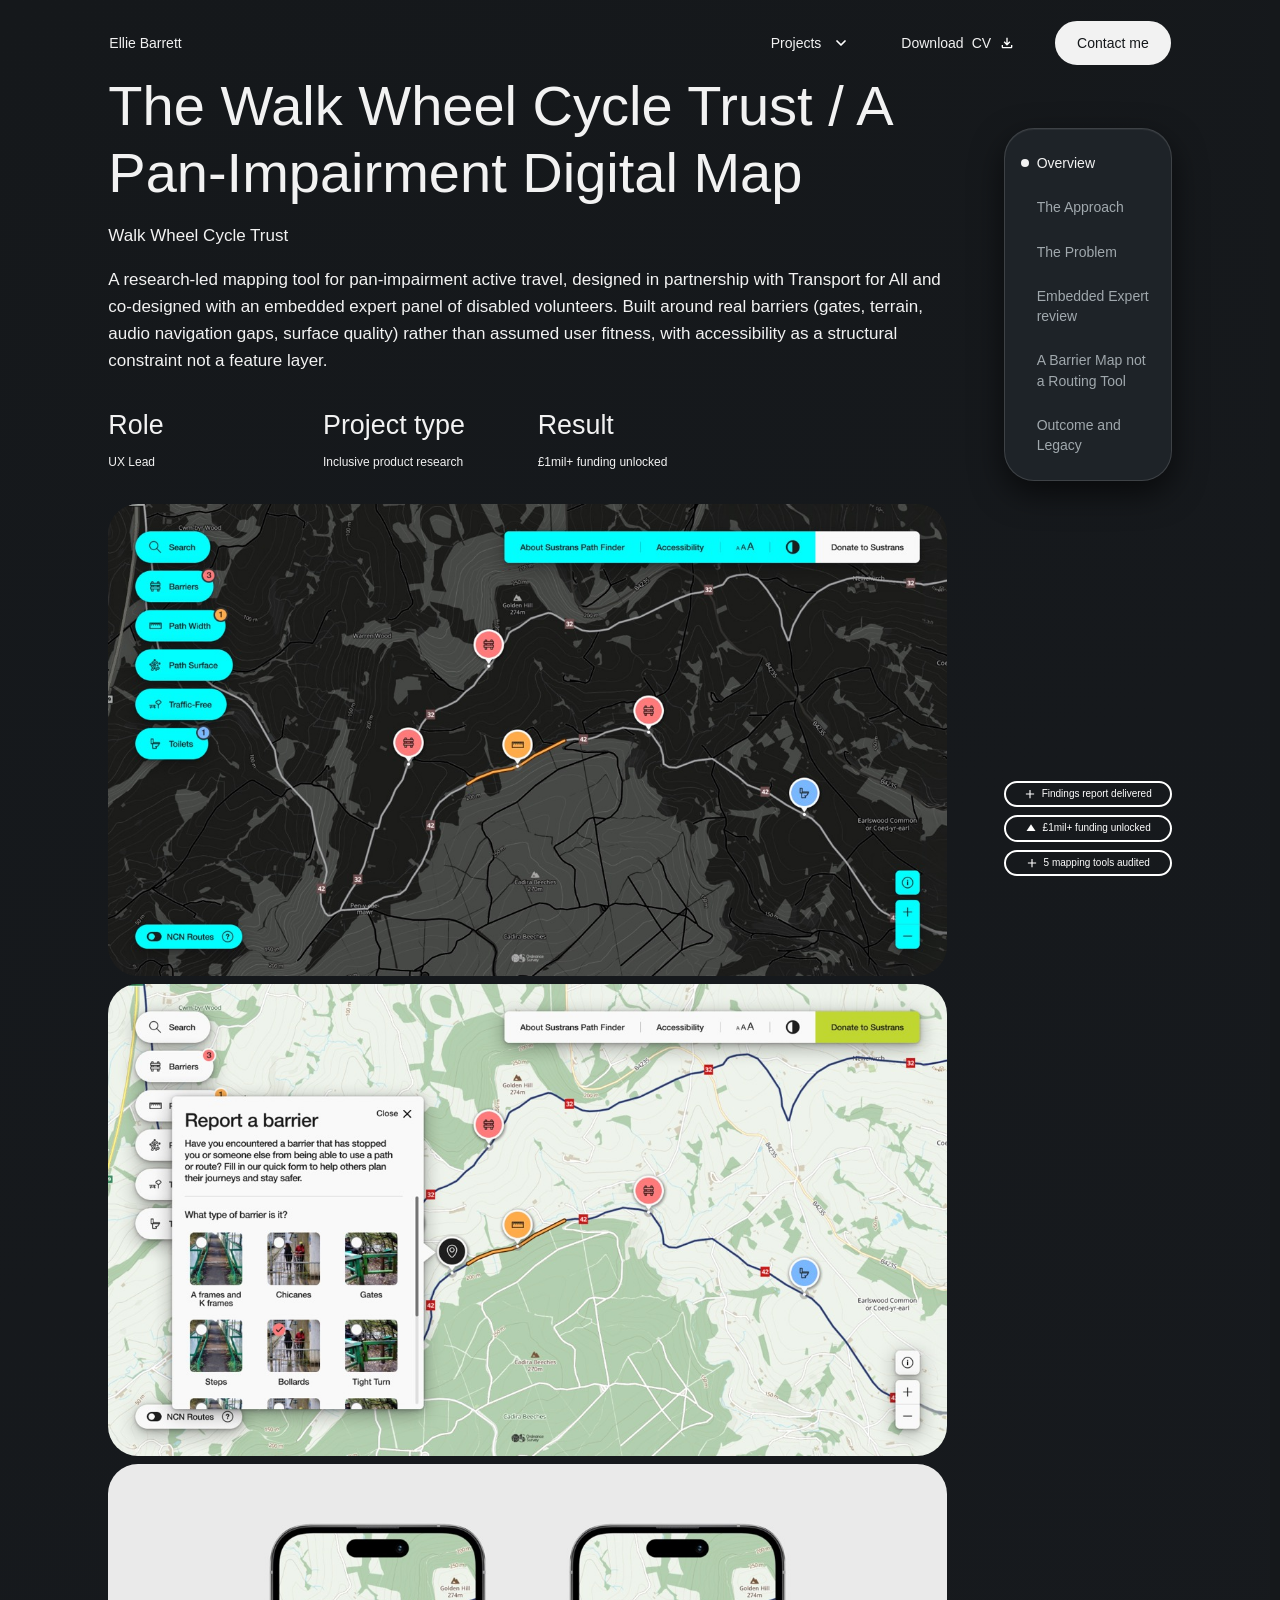
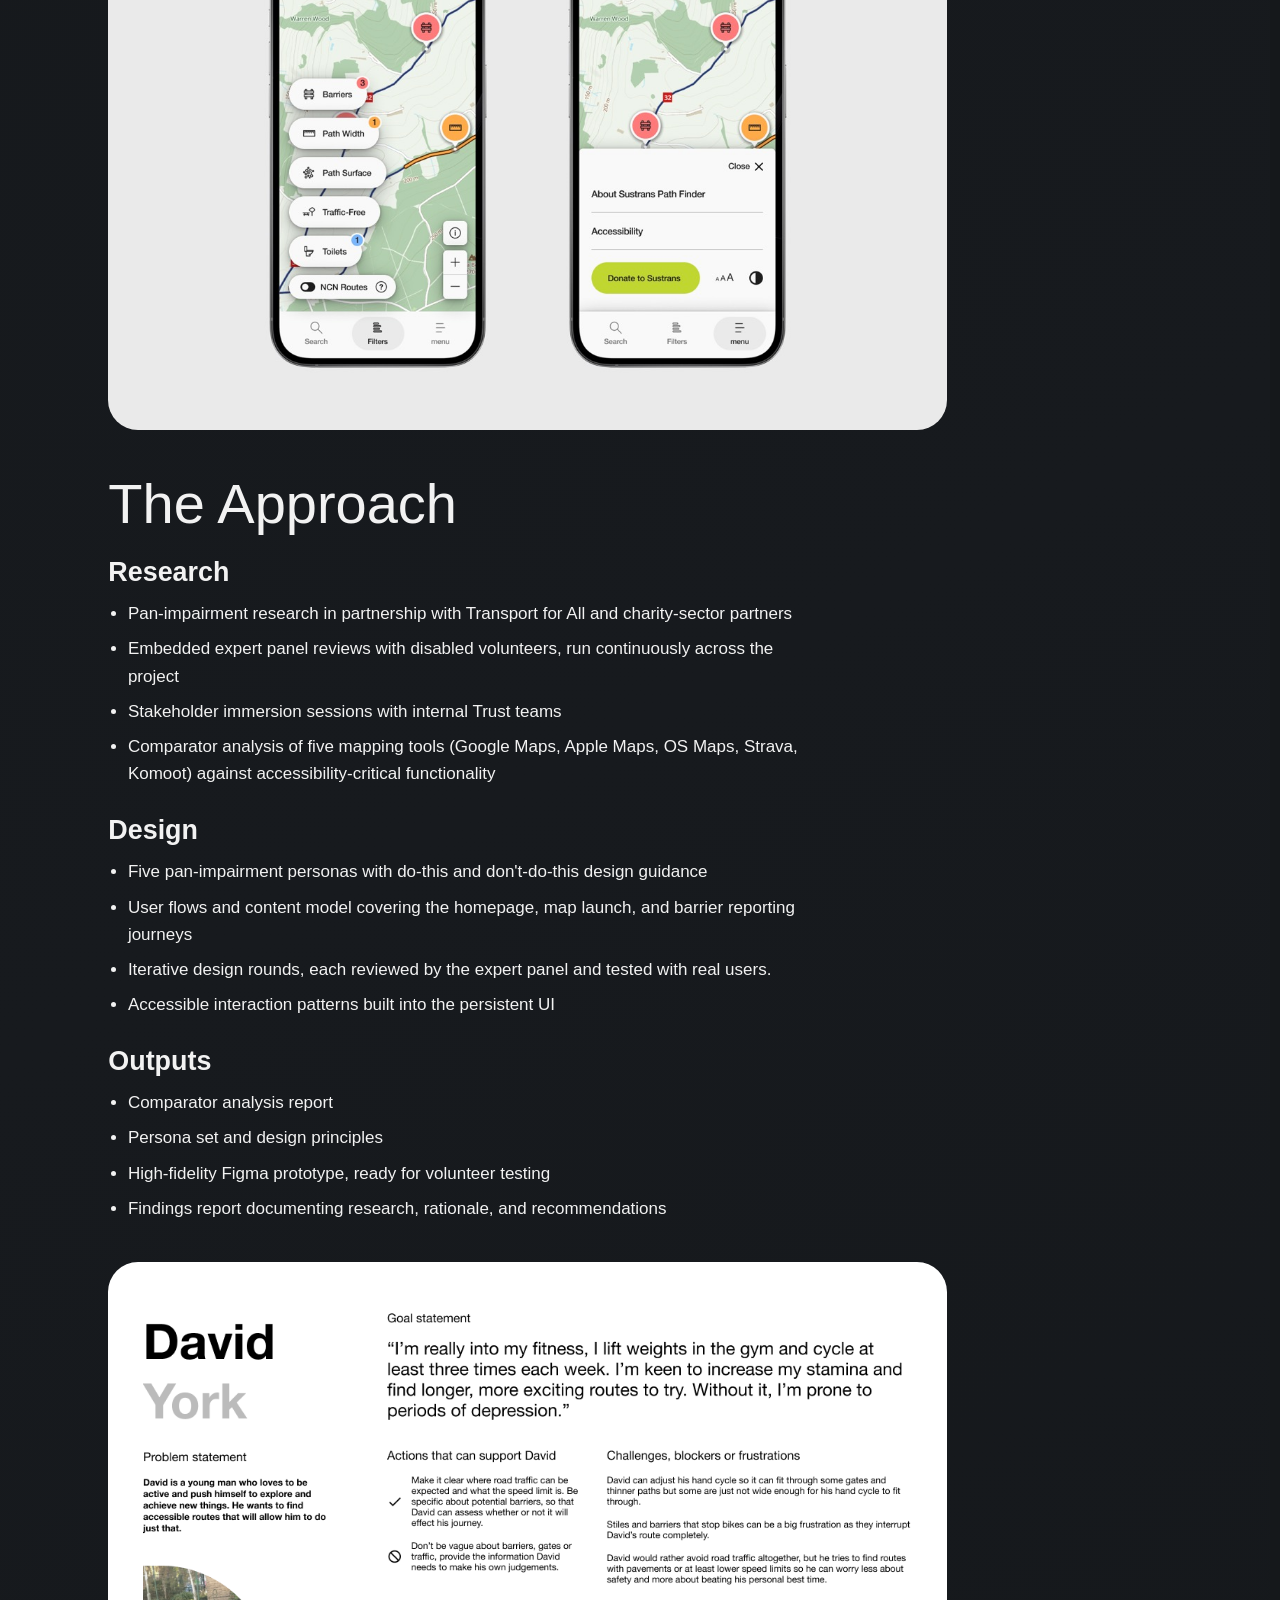
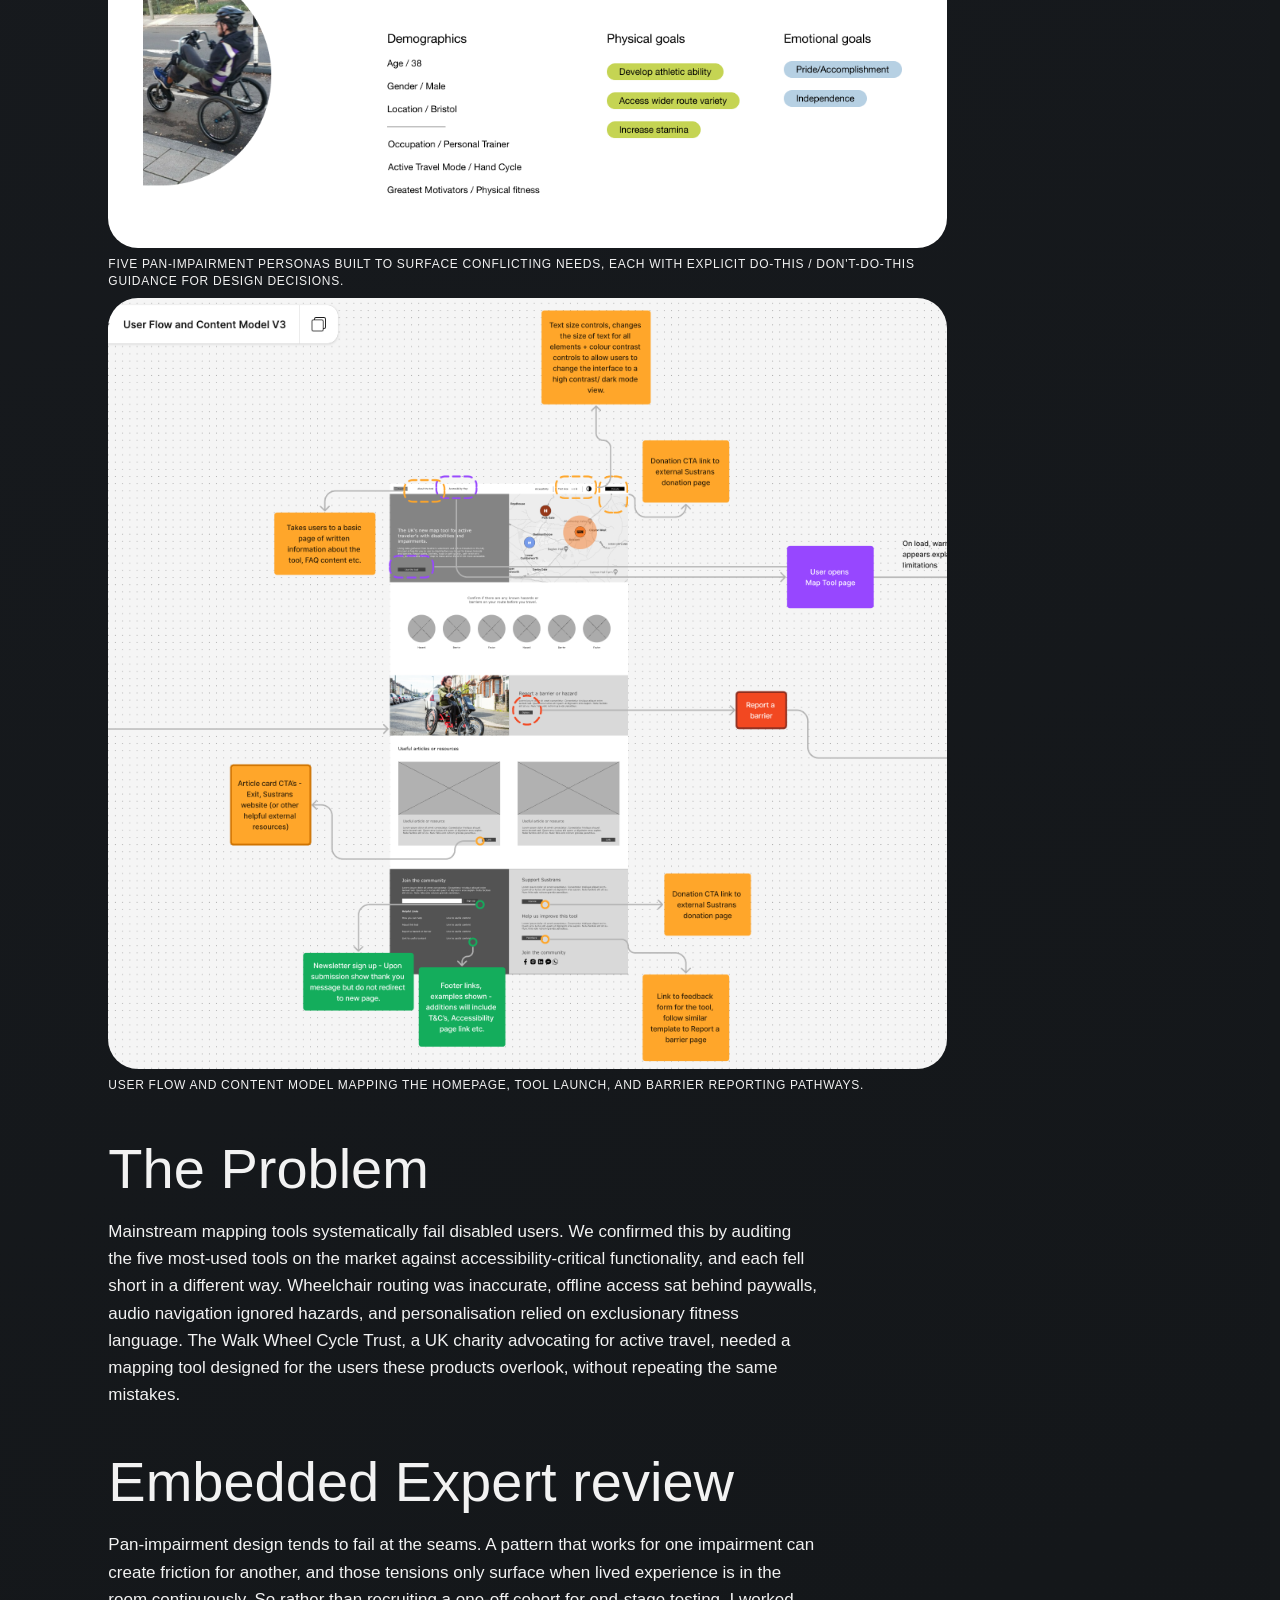
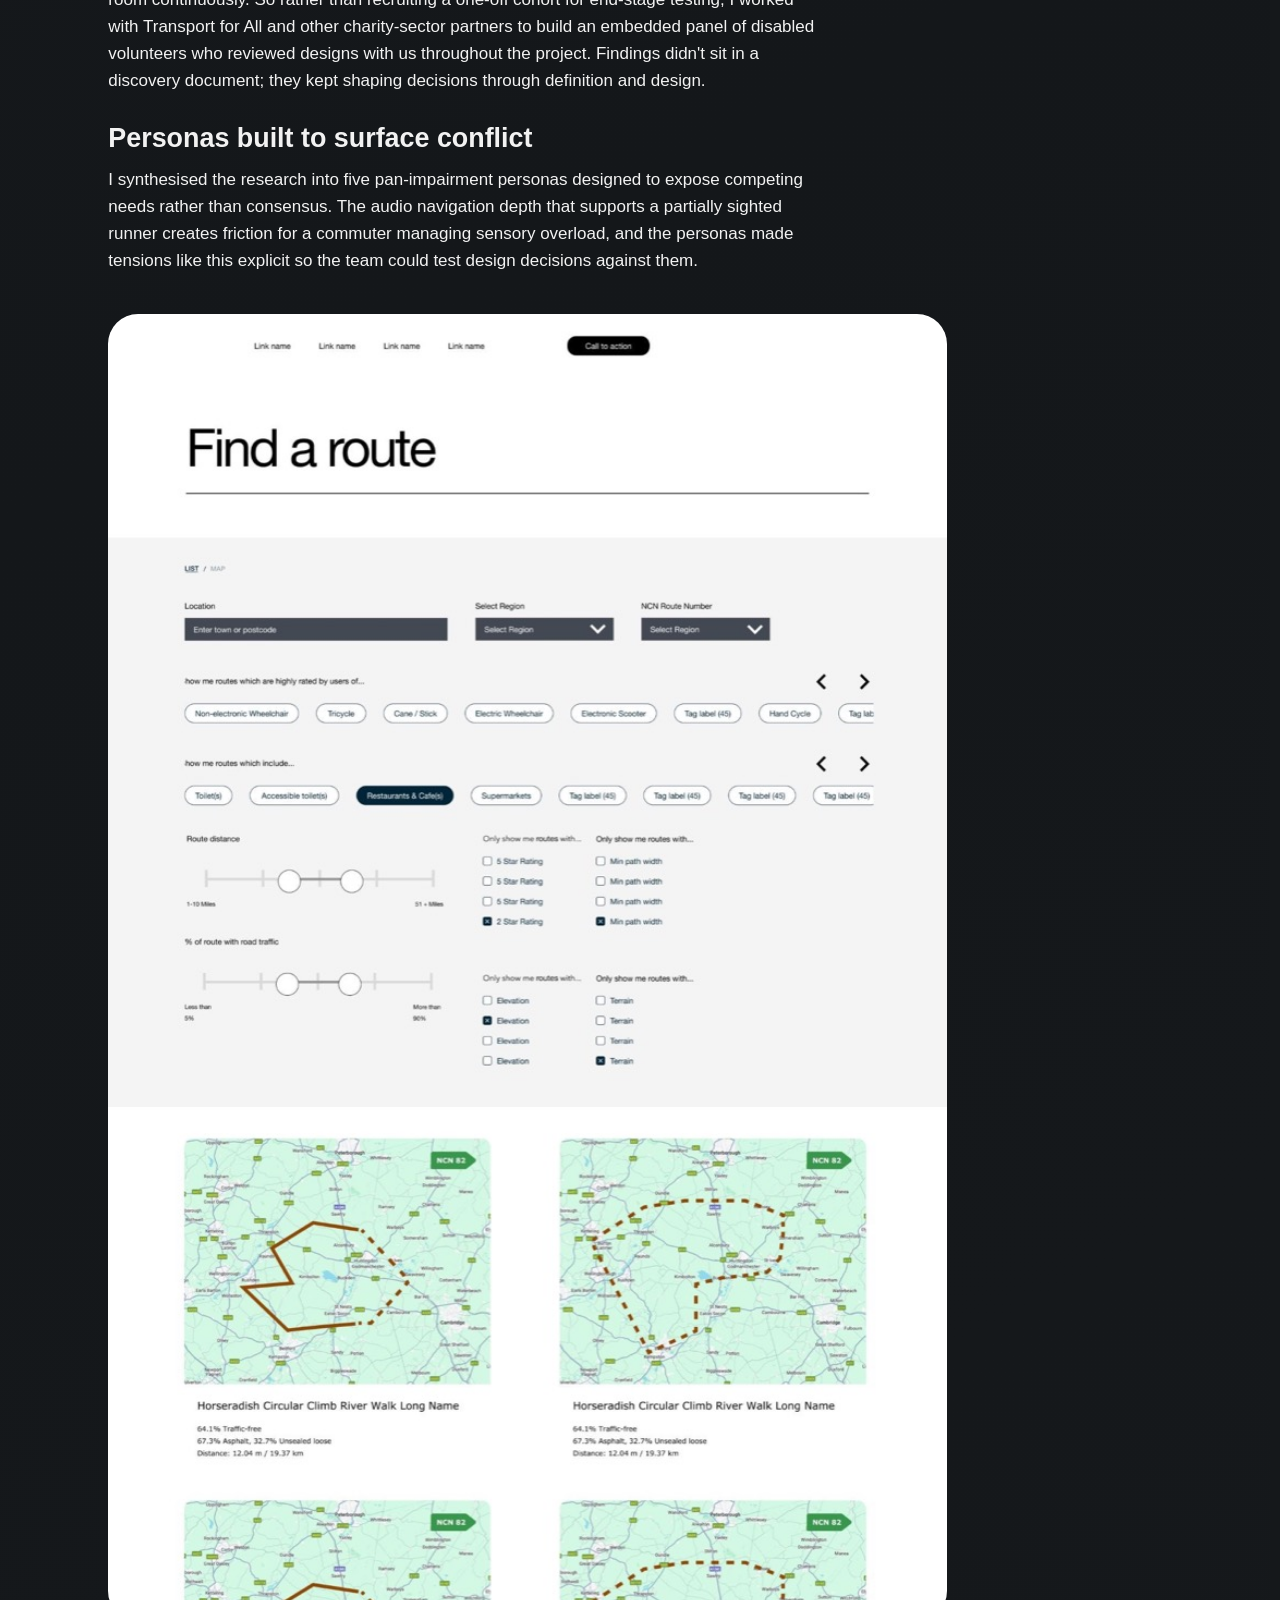
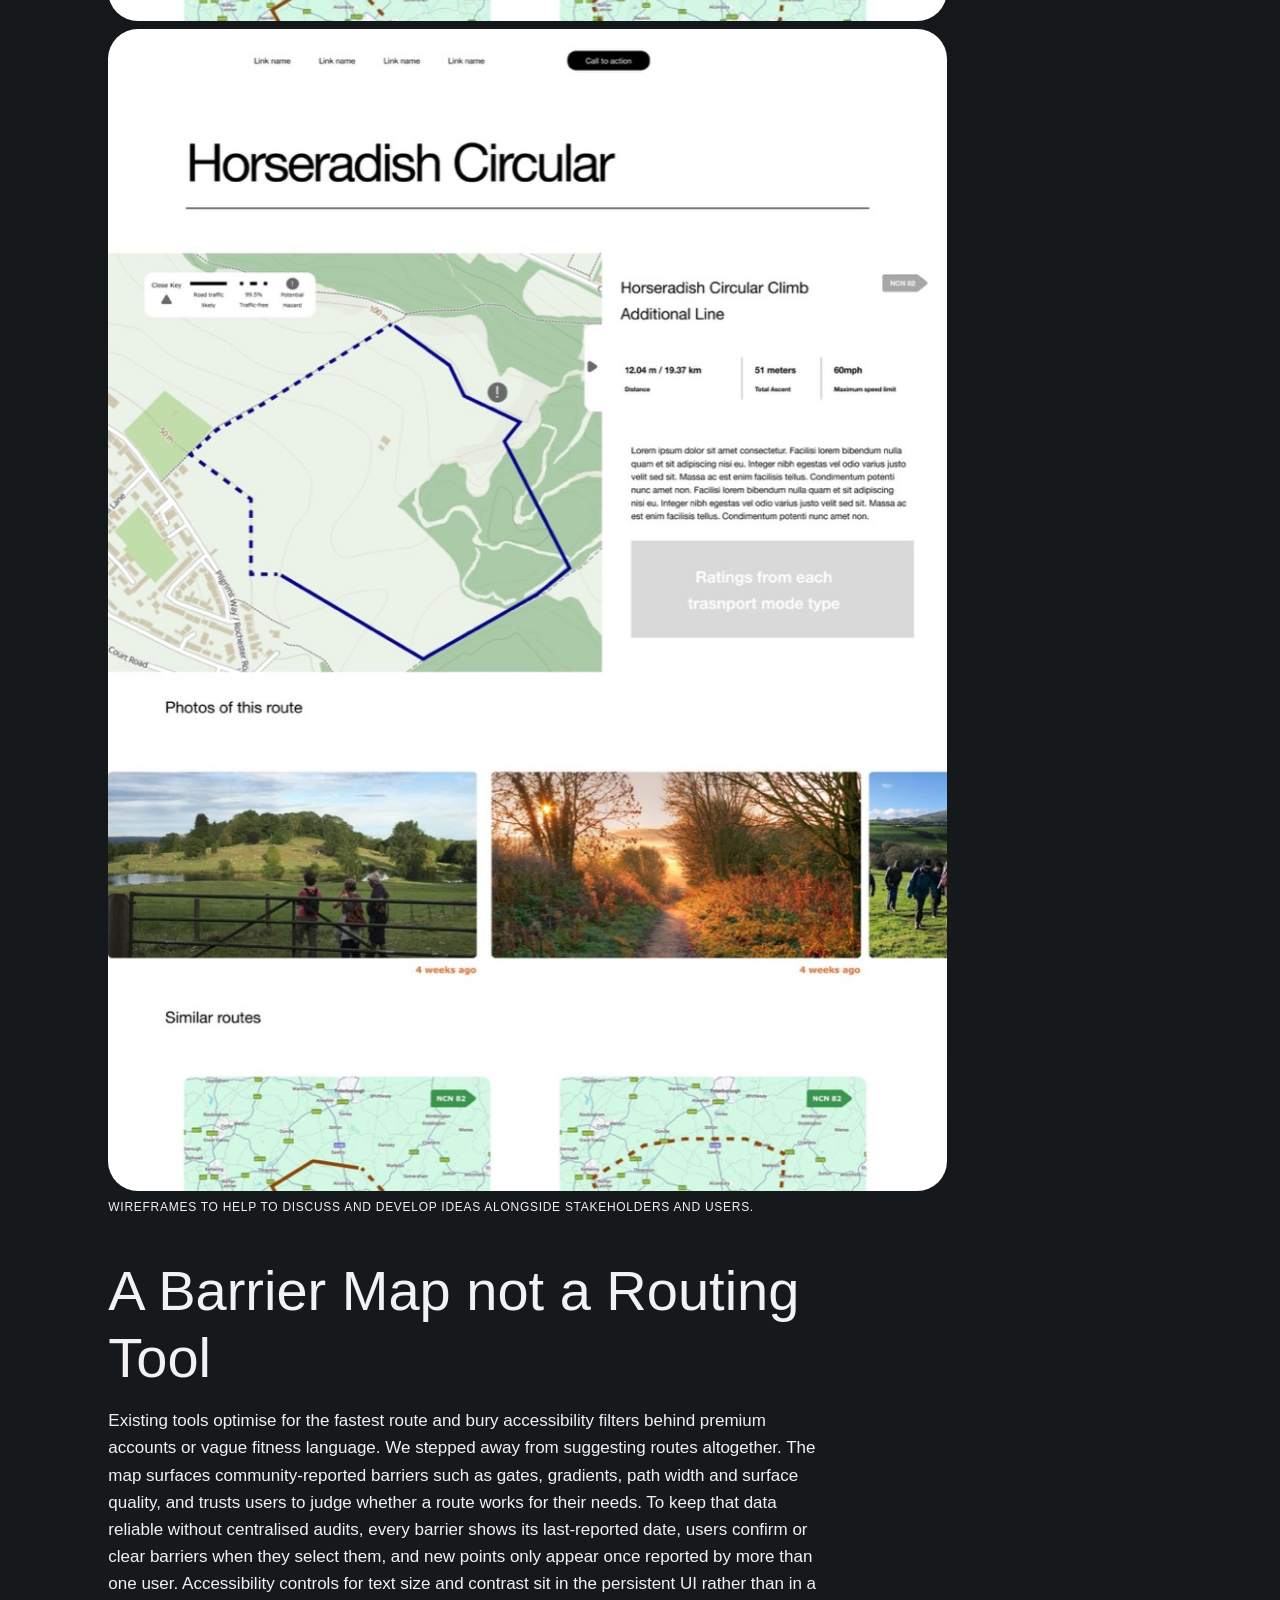
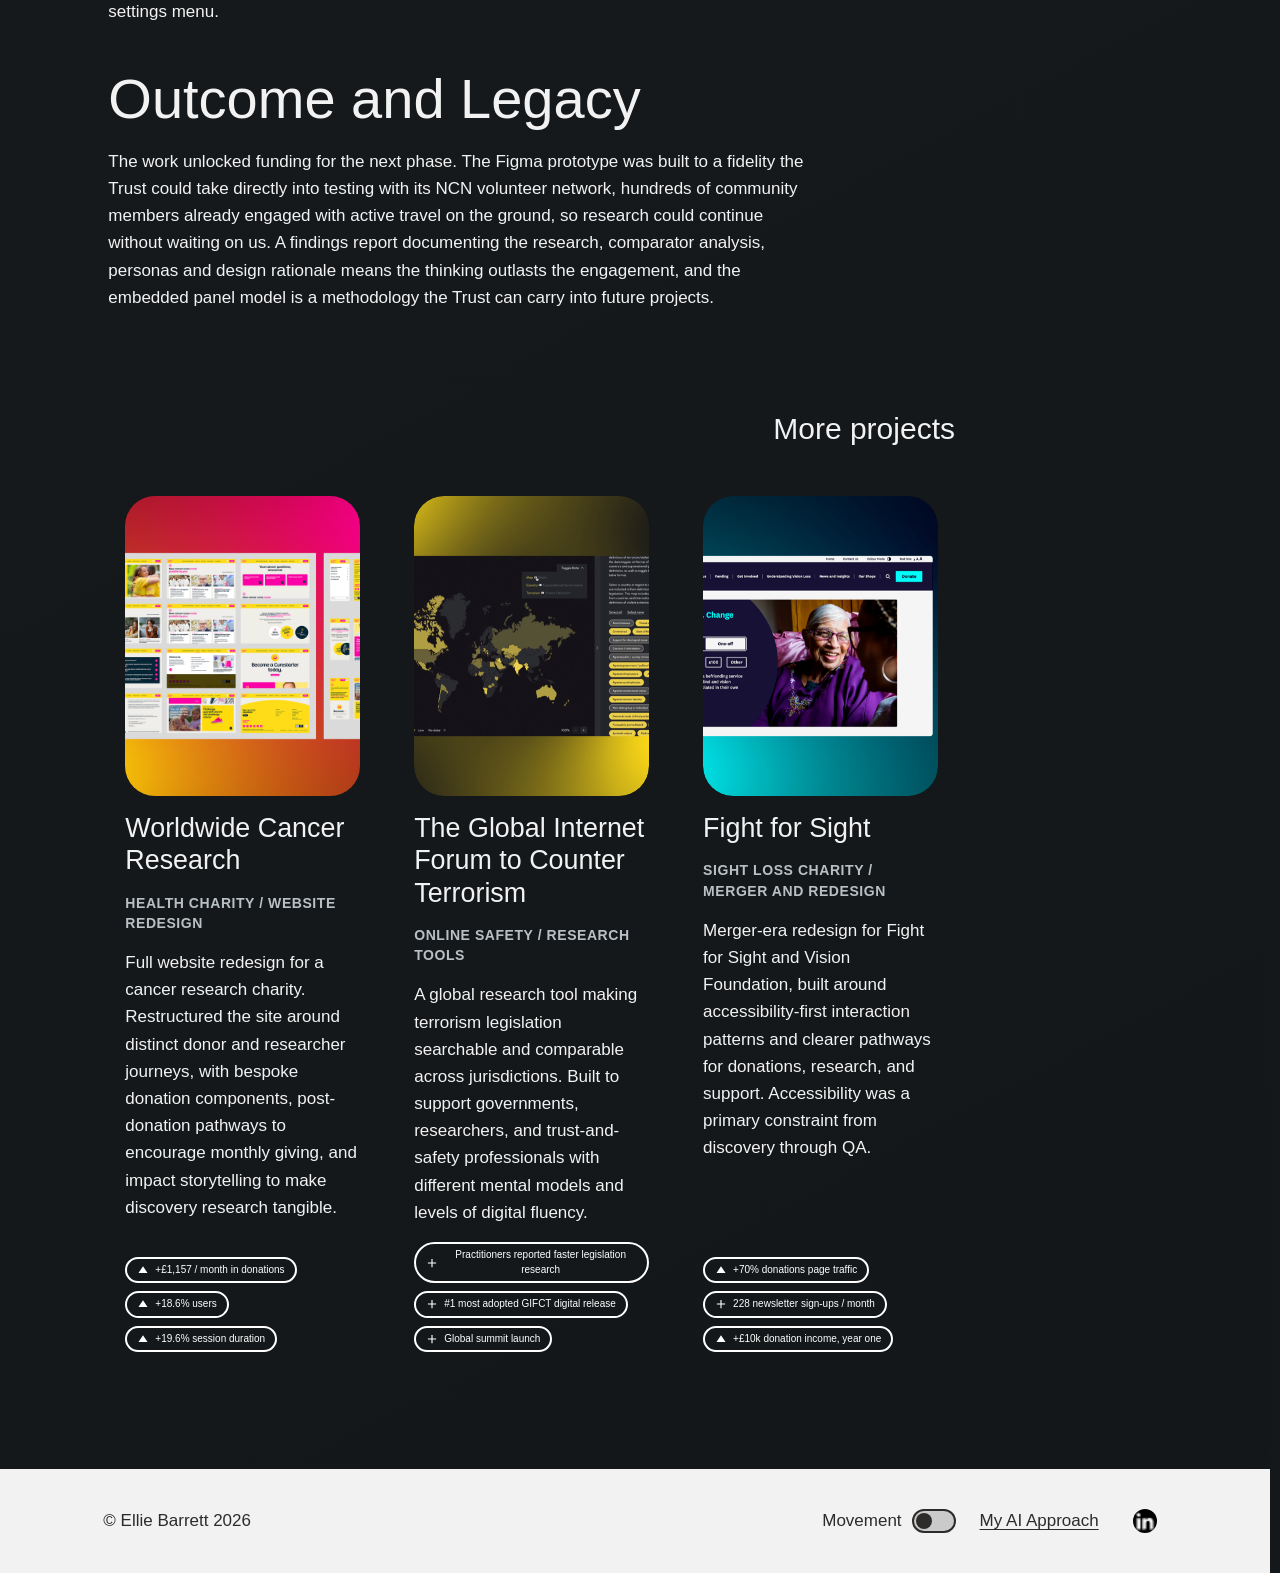
<file: case-study-wwct.html>
<!DOCTYPE html>
<html lang="en">
  <head>
    <meta charset="utf-8" />
    <meta name="viewport" content="width=device-width, initial-scale=1" />
    <title>Designing a Mapping Tool for Disabled Users, Ellie Barrett</title>
    <meta
      name="description"
      content="UX case study: pan-impairment active travel mapping tool for the Walk Wheel Cycle Trust, designed with Transport for All."
    />
    <link rel="icon" href="favicon.ico" sizes="any" />
    <link rel="icon" type="image/png" sizes="32x32" href="assets/favicon/favicon-32x32.png" />
    <link rel="icon" type="image/png" sizes="16x16" href="assets/favicon/favicon-16x16.png" />
    <link rel="apple-touch-icon" sizes="180x180" href="assets/favicon/apple-touch-icon.png" />
    <link rel="preconnect" href="https://fonts.googleapis.com" />
    <link rel="preconnect" href="https://fonts.gstatic.com" crossorigin />
    <link
      href="https://fonts.googleapis.com/css2?family=Kaisei+Decol&display=swap"
      rel="stylesheet"
    />
    <link rel="stylesheet" href="css/styles.css?v=61" />
    <link rel="stylesheet" href="css/theme-mono-dark.css?v=5" />
    <script>
      (function () {
        try {
          if (localStorage.getItem("pfmay-movement-paused") === "true") {
            document.documentElement.dataset.movementPaused = "true";
          }
        } catch (error) {}
      })();
    </script>
  </head>
  <body>
    <a class="skip-link" href="#main-content">Skip to main content</a>
    <div class="page">
      <header class="site-header">
        <div class="page__pad">
          <nav class="nav" aria-label="Primary">
            <a class="nav__brand font-heading" href="index.html"><span class="nav__brand-name">Ellie Barrett</span></a>
            <div class="nav__actions">
              <div class="nav-dropdown">
                <a class="btn btn--ghost nav-dropdown__link" href="index.html#projects">Projects</a>
                <button
                  type="button"
                  class="btn btn--ghost nav-dropdown__toggle"
                  aria-haspopup="true"
                  aria-expanded="false"
                  aria-controls="nav-projects-menu"
                  aria-label="Show case studies"
                >
                  <img
                    class="btn__icon nav-dropdown__chevron"
                    src="assets/icons/chevron-down.svg"
                    width="16"
                    height="16"
                    alt=""
                    aria-hidden="true"
                  />
                </button>
                <div class="nav-dropdown__menu" id="nav-projects-menu">
                  <ul class="nav-dropdown__list" role="menu" aria-label="Case studies">
                    <li role="none">
                      <a class="nav-dropdown__item" role="menuitem" href="case-study-wcr.html">Worldwide Cancer Research</a>
                    </li>
                    <li role="none">
                      <a class="nav-dropdown__item" role="menuitem" href="case-study-gifct.html">GIFCT</a>
                    </li>
                    <li role="none">
                      <a class="nav-dropdown__item" role="menuitem" href="case-study-ffs.html">Fight for Sight</a>
                    </li>
                    <li role="none">
                      <a class="nav-dropdown__item" role="menuitem" href="case-study-wwct.html">Designing a Mapping Tool for Disabled Users</a>
                    </li>
                  </ul>
                  <button type="button" class="nav-dropdown__close" aria-label="Close case studies menu">
                    <span class="nav-dropdown__close-icon" aria-hidden="true"></span>
                  </button>
                </div>
              </div>
              <a class="btn btn--ghost" href="assets/CV/Ellie_Barrett_CV_Oct2026.pdf" download="Ellie_Barrett_CV_Oct2026.pdf" target="_blank" rel="noopener noreferrer" aria-label="Download CV">
                <span class="btn__label-desktop">Download </span>CV
                  <img
                    class="btn__icon"
                    src="assets/icons/download.svg"
                    width="16"
                    height="16"
                    alt=""
                  />
              </a>
              <a class="btn btn--primary" href="mailto:elliemeganbarrett@gmail.com">Contact me</a>
            </div>
          </nav>
        </div>
      </header>

      <main id="main-content" class="page__pad cs-stack">
        <div class="cs-intro">
          <div class="cs-hero">
            <h1 class="h1 cs-hero__title">The Walk Wheel Cycle Trust / A Pan-Impairment Digital Map</h1>
            <p class="text-body cs-hero__lede">Walk Wheel Cycle Trust</p>
            <p class="text-body">
              A research-led mapping tool for pan-impairment active travel, designed in partnership with Transport for All
              and co-designed with an embedded expert panel of disabled volunteers. Built around real barriers (gates,
              terrain, audio navigation gaps, surface quality) rather than assumed user fitness, with accessibility as a
              structural constraint not a feature layer.
            </p>
          </div>

          <div class="cs-meta" aria-label="Project details">
            <div class="cs-meta__item">
              <p class="cs-meta__label">Role</p>
              <p class="cs-meta__value">UX Lead</p>
            </div>
            <div class="cs-meta__item">
              <p class="cs-meta__label">Project type</p>
              <p class="cs-meta__value">Inclusive product research</p>
            </div>
            <div class="cs-meta__item">
              <p class="cs-meta__label">Result</p>
              <p class="cs-meta__value">£1mil+ funding unlocked</p>
            </div>
          </div>

          <div class="cs-success-metrics" aria-label="Success metrics">
            <span class="metric-pill--plus">Findings report delivered</span>
            <span class="metric-pill--up">£1mil+ funding unlocked</span>
            <span class="metric-pill--plus">5 mapping tools audited</span>
          </div>

          <div class="cs-figure-group">
            <div class="cs-figure-group__stacked">
              <img
                class="media-fill-img"
                src="assets/Sustrans/cropped/map-dark-mode.jpg"
                width="1600"
                height="900"
                alt="Desktop map view in dark mode, showing community-reported barriers across active travel routes."
                loading="lazy"
                decoding="async"
                srcset="assets/Sustrans/cropped/map-dark-mode-800w.jpg 800w, assets/Sustrans/cropped/map-dark-mode-1200w.jpg 1200w, assets/Sustrans/cropped/map-dark-mode.jpg 1600w"
                sizes="(max-width: 768px) 100vw, min(1200px, 92vw)"
              />
            </div>
            <div class="cs-figure-group__stacked">
              <img
                class="media-fill-img"
                src="assets/Sustrans/cropped/report-barrier.jpg"
                width="1600"
                height="900"
                alt="Desktop screen for reporting a barrier, showing path width, surface quality, and gate details."
                loading="lazy"
                decoding="async"
                srcset="assets/Sustrans/cropped/report-barrier-800w.jpg 800w, assets/Sustrans/cropped/report-barrier-1200w.jpg 1200w, assets/Sustrans/cropped/report-barrier.jpg 1600w"
                sizes="(max-width: 768px) 100vw, min(1200px, 92vw)"
              />
            </div>
            <div class="cs-figure-group__stacked">
              <img
                class="media-fill-img"
                src="assets/Sustrans/cropped/mobile-navigation.jpg"
                width="1600"
                height="1080"
                alt="Mobile navigation view with turn-by-turn guidance and hazard-aware audio cues."
                loading="lazy"
                decoding="async"
                srcset="assets/Sustrans/cropped/mobile-navigation-800w.jpg 800w, assets/Sustrans/cropped/mobile-navigation-1200w.jpg 1200w, assets/Sustrans/cropped/mobile-navigation.jpg 1600w"
                sizes="(max-width: 768px) 100vw, min(1200px, 92vw)"
              />
            </div>
          </div>
        </div>

        <section class="cs-section" aria-labelledby="approach-heading">
          <h2 id="approach-heading" class="h1 cs-section__title">The Approach</h2>
          <div class="cs-prose text-body">
            <h3>Research</h3>
            <ul>
              <li>Pan-impairment research in partnership with Transport for All and charity-sector partners</li>
              <li>Embedded expert panel reviews with disabled volunteers, run continuously across the project</li>
              <li>Stakeholder immersion sessions with internal Trust teams</li>
              <li>
                Comparator analysis of five mapping tools (Google Maps, Apple Maps, OS Maps, Strava, Komoot) against
                accessibility-critical functionality
              </li>
            </ul>
            <h3>Design</h3>
            <ul>
              <li>Five pan-impairment personas with do-this and don't-do-this design guidance</li>
              <li>User flows and content model covering the homepage, map launch, and barrier reporting journeys</li>
              <li>Iterative design rounds, each reviewed by the expert panel and tested with real users.</li>
              <li>Accessible interaction patterns built into the persistent UI</li>
            </ul>
            <h3>Outputs</h3>
            <ul>
              <li>Comparator analysis report</li>
              <li>Persona set and design principles</li>
              <li>High-fidelity Figma prototype, ready for volunteer testing</li>
              <li>Findings report documenting research, rationale, and recommendations</li>
            </ul>
          </div>
        </section>

        <div class="cs-figure-group">
          <div class="cs-figure-group__stacked">
            <img
              class="media-fill-img"
              src="assets/Sustrans/cropped/persona-david.png"
              width="1100"
              height="768"
              alt="Persona card for David: hand cyclist, fitness-driven, in rural settings."
              loading="lazy"
              decoding="async"
              srcset="assets/Sustrans/cropped/persona-david-800w.png 800w, assets/Sustrans/cropped/persona-david.png 1100w"
              sizes="(max-width: 768px) 100vw, min(1200px, 92vw)"
            />
          </div>
          <p class="text-img-caption cs-figure-group__caption">
            Five pan-impairment personas built to surface conflicting needs, each with explicit do-this / don't-do-this
            guidance for design decisions.
          </p>
          <div class="cs-figure-group__stacked">
            <img
              class="media-fill-img"
              src="assets/Sustrans/cropped/user-flow.png"
              width="1055"
              height="970"
              alt="User flow and content model diagram for the mapping tool homepage, map launch, and barrier reporting journeys."
              loading="lazy"
              decoding="async"
              srcset="assets/Sustrans/cropped/user-flow-800w.png 800w, assets/Sustrans/cropped/user-flow.png 1055w"
              sizes="(max-width: 768px) 100vw, min(1200px, 92vw)"
            />
          </div>
          <p class="text-img-caption cs-figure-group__caption">
            User flow and content model mapping the homepage, tool launch, and barrier reporting pathways.
          </p>
        </div>

        <section class="cs-section" aria-labelledby="problem-heading">
          <h2 id="problem-heading" class="h1 cs-section__title">The Problem</h2>
          <div class="cs-prose text-body">
            <p>
              Mainstream mapping tools systematically fail disabled users. We confirmed this by auditing the five
              most-used tools on the market against accessibility-critical functionality, and each fell short in a
              different way. Wheelchair routing was inaccurate, offline access sat behind paywalls, audio navigation
              ignored hazards, and personalisation relied on exclusionary fitness language. The Walk Wheel Cycle Trust, a
              UK charity advocating for active travel, needed a mapping tool designed for the users these products
              overlook, without repeating the same mistakes.
            </p>
          </div>
        </section>

        <section class="cs-section" aria-labelledby="expert-review-heading">
          <h2 id="expert-review-heading" class="h1 cs-section__title">Embedded Expert review</h2>
          <div class="cs-prose text-body">
            <p>
              Pan-impairment design tends to fail at the seams. A pattern that works for one impairment can create
              friction for another, and those tensions only surface when lived experience is in the room continuously. So
              rather than recruiting a one-off cohort for end-stage testing, I worked with Transport for All and other
              charity-sector partners to build an embedded panel of disabled volunteers who reviewed designs with us
              throughout the project. Findings didn't sit in a discovery document; they kept shaping decisions through
              definition and design.
            </p>
            <h3>Personas built to surface conflict</h3>
            <p>
              I synthesised the research into five pan-impairment personas designed to expose competing needs rather than
              consensus. The audio navigation depth that supports a partially sighted runner creates friction for a
              commuter managing sensory overload, and the personas made tensions like this explicit so the team could
              test design decisions against them.
            </p>
          </div>
        </section>

        <div class="cs-figure-group">
          <div class="cs-figure-group__stacked">
            <img
              class="media-fill-img"
              src="assets/Sustrans/cropped/find-a-route.jpg"
              width="1401"
              height="2182"
              alt="Find a route screen with pan-impairment filters for mobility type, path width, surface, and traffic exposure."
              loading="lazy"
              decoding="async"
              srcset="assets/Sustrans/cropped/find-a-route-800w.jpg 800w, assets/Sustrans/cropped/find-a-route-1200w.jpg 1200w, assets/Sustrans/cropped/find-a-route.jpg 1401w"
              sizes="(max-width: 768px) 100vw, min(1200px, 92vw)"
            />
          </div>
          <div class="cs-figure-group__stacked">
            <img
              class="media-fill-img"
              src="assets/Sustrans/cropped/route-detail.jpg"
              width="1816"
              height="2515"
              alt="Route detail page showing map, traffic-free percentage, surface breakdown, and community photos."
              loading="lazy"
              decoding="async"
              srcset="assets/Sustrans/cropped/route-detail-800w.jpg 800w, assets/Sustrans/cropped/route-detail-1200w.jpg 1200w, assets/Sustrans/cropped/route-detail-1600w.jpg 1600w, assets/Sustrans/cropped/route-detail.jpg 1816w"
              sizes="(max-width: 768px) 100vw, min(1200px, 92vw)"
            />
          </div>
          <p class="text-img-caption cs-figure-group__caption">
            Wireframes to help to discuss and develop ideas alongside stakeholders and users.
          </p>
        </div>

        <section class="cs-section" aria-labelledby="barrier-map-heading">
          <h2 id="barrier-map-heading" class="h1 cs-section__title">A Barrier Map not a Routing Tool</h2>
          <div class="cs-prose text-body">
            <p>
              Existing tools optimise for the fastest route and bury accessibility filters behind premium accounts or
              vague fitness language. We stepped away from suggesting routes altogether. The map surfaces
              community-reported barriers such as gates, gradients, path width and surface quality, and trusts users to
              judge whether a route works for their needs. To keep that data reliable without centralised audits, every
              barrier shows its last-reported date, users confirm or clear barriers when they select them, and new points
              only appear once reported by more than one user. Accessibility controls for text size and contrast sit in
              the persistent UI rather than in a settings menu.
            </p>
          </div>
        </section>

        <section class="cs-section" aria-labelledby="outcome-heading">
          <h2 id="outcome-heading" class="h1 cs-section__title">Outcome and Legacy</h2>
          <div class="cs-prose text-body">
            <p>
              The work unlocked funding for the next phase. The Figma prototype was built to a fidelity the Trust could
              take directly into testing with its NCN volunteer network, hundreds of community members already engaged
              with active travel on the ground, so research could continue without waiting on us. A findings report
              documenting the research, comparator analysis, personas and design rationale means the thinking outlasts
              the engagement, and the embedded panel model is a methodology the Trust can carry into future projects.
            </p>
          </div>
        </section>

        <section class="projects" aria-labelledby="more-projects-heading">
          <div class="section-label cs-more-heading">
            <div class="section-label__inner">
              <h2 id="more-projects-heading" class="h2">More projects</h2>
            </div>
          </div>
          <div class="more-projects-row">
            <article class="project-card project-card--half project-card--feature">
              <a class="project-card__surface project-card__surface--link" href="case-study-wcr.html">
                <div class="project-card__media">
                  <img
                    class="media-fill-img"
                    src="assets/WCR/wcr-case-study-card.png"
                    width="2800"
                    height="2276"
                    alt="Grid of Worldwide Cancer Research website components including donation hero, article cards, FAQ sections, and call-to-action blocks."
                    loading="lazy"
                    decoding="async"
                    srcset="assets/WCR/wcr-case-study-card-800w.png 800w, assets/WCR/wcr-case-study-card-1200w.png 1200w, assets/WCR/wcr-case-study-card-1600w.png 1600w, assets/WCR/wcr-case-study-card.png 1728w"
                    sizes="(max-width: 768px) 100vw, min(1200px, 92vw)"
                  />
                </div>
                <h3 class="project-card__title">Worldwide Cancer Research</h3>
                <p class="project-card__category">Health charity / Website redesign</p>
                <p class="project-card__desc">
                  Full website redesign for a cancer research charity. Restructured the site around distinct donor
                  and researcher journeys, with bespoke donation components, post-donation pathways to encourage
                  monthly giving, and impact storytelling to make discovery research tangible.</p>
                <div class="project-card__metrics" aria-label="Project metrics">
                  <span class="metric-pill--up">+£1,157 / month in donations</span>
                  <span class="metric-pill--up">+18.6% users</span>
                  <span class="metric-pill--up">+19.6% session duration</span>
                </div>
              </a>
            </article>
            <article class="project-card project-card--half">
              <a class="project-card__surface project-card__surface--link" href="case-study-gifct.html">
                <div class="project-card__media">
                  <img
                    class="media-fill-img"
                    src="assets/GIFCT/gifct-case-study-card.png"
                    width="2870"
                    height="1636"
                    alt="GIFCT legislation research tool on desktop, showing searchable cross-jurisdiction results."
                    loading="lazy"
                    decoding="async"
                    srcset="assets/GIFCT/gifct-case-study-card-800w.png 800w, assets/GIFCT/gifct-case-study-card-1200w.png 1200w, assets/GIFCT/gifct-case-study-card-1600w.png 1600w, assets/GIFCT/gifct-case-study-card.png 1728w"
                    sizes="(max-width: 768px) 100vw, (max-width: 1100px) 50vw, 570px"
                  />
                </div>
                <h3 class="project-card__title">The Global Internet Forum to Counter Terrorism</h3>
                <p class="project-card__category">Online safety / Research tools</p>
                <p class="project-card__desc">
                  A global research tool making terrorism legislation searchable and comparable across
                  jurisdictions. Built to support governments, researchers, and trust-and-safety professionals with
                  different mental models and levels of digital fluency.</p>
                <div class="project-card__metrics" aria-label="Project metrics">
                  <span class="metric-pill--plus">Practitioners reported faster legislation research</span>
                  <span class="metric-pill--plus">#1 most adopted GIFCT digital release</span>
                  <span class="metric-pill--plus">Global summit launch</span>
                </div>
              </a>
            </article>
            <article class="project-card project-card--half">
              <a class="project-card__surface project-card__surface--link" href="case-study-ffs.html">
                <div class="project-card__media">
                  <img
                    class="media-fill-img"
                    src="assets/F4S/f4s-case-study-card.png"
                    width="1024"
                    height="571"
                    alt="Laptop showing the Fight for Sight donation page on a wooden table in a sunny garden."
                    loading="lazy"
                    decoding="async"
                    srcset="assets/F4S/f4s-case-study-card-800w.png 800w, assets/F4S/f4s-case-study-card-1200w.png 1200w, assets/F4S/f4s-case-study-card-1600w.png 1600w, assets/F4S/f4s-case-study-card.png 1728w"
                    sizes="(max-width: 768px) 100vw, (max-width: 1100px) 50vw, 570px"
                  />
                </div>
                <h3 class="project-card__title">Fight for Sight</h3>
                <p class="project-card__category">Sight loss charity / Merger and redesign</p>
                <p class="project-card__desc">
                  Merger-era redesign for Fight for Sight and Vision Foundation, built around accessibility-first
                  interaction patterns and clearer pathways for donations, research, and support. Accessibility was
                  a primary constraint from discovery through QA.</p>
                <div class="project-card__metrics" aria-label="Project metrics">
                  <span class="metric-pill--up">+70% donations page traffic</span>
                  <span class="metric-pill--plus">228 newsletter sign-ups / month</span>
                  <span class="metric-pill--up">+£10k donation income, year one</span>
                </div>
              </a>
            </article>
          </div>
        </section>
      </main>

      <footer class="site-footer">
        <div class="footer-row">
          <div class="footer-row__left">
            <p class="footer-note">© Ellie Barrett 2026</p>
          </div>
          <div class="footer-row__actions">
            <div class="footer-movement" role="group" aria-labelledby="movement-toggle-label">
              <span class="footer-movement__label" id="movement-toggle-label">Movement</span>
              <button
                type="button"
                id="movement-toggle"
                class="footer-movement__switch"
                role="switch"
                aria-checked="false"
                aria-labelledby="movement-toggle-label"
                aria-describedby="movement-toggle-desc"
              >
                <span class="footer-movement__track" aria-hidden="true">
                  <span class="footer-movement__thumb"></span>
                </span>
              </button>
              <span id="movement-toggle-desc" class="visually-hidden">
                When on, animated GIFs are paused across the website.
              </span>
              <span id="movement-toggle-status" class="visually-hidden" aria-live="polite" aria-atomic="true"></span>
            </div>
            <a class="footer-link" href="my-ai-approach.html">My AI Approach</a>
            <a class="footer-social" href="https://www.linkedin.com/in/elliembarrett" target="_blank" rel="noopener noreferrer" aria-label="Ellie Barrett on LinkedIn">
              <img
                class="footer-social__icon"
                src="assets/icons/linkedin.png"
                width="24"
                height="24"
                alt=""
              />
            </a>
          </div>
        </div>
      </footer>

      <nav class="nav-mobile" aria-label="Primary mobile" aria-hidden="true">
        <div class="nav-mobile__inner">
          <a class="btn btn--ghost" href="index.html#projects">Projects</a>
          <a class="btn btn--ghost" href="assets/CV/Ellie_Barrett_CV_Oct2026.pdf" download="Ellie_Barrett_CV_Oct2026.pdf" target="_blank" rel="noopener noreferrer" aria-label="Download CV">
            <span class="btn__label-desktop">Download </span>CV
              <img
                class="btn__icon"
                src="assets/icons/download.svg"
                width="16"
                height="16"
                alt=""
              />
          </a>
          <a class="btn btn--primary" href="mailto:elliemeganbarrett@gmail.com">Contact me</a>
        </div>
      </nav>
    </div>
    <script src="js/header-scroll.js" defer></script>
    <script src="js/nav-dropdown.js?v=3" defer></script>
    <script src="js/smooth-scroll.js?v=3" defer></script>
    <script src="js/case-study-nav.js?v=4" defer></script>
    <script src="js/mobile-nav-visibility.js" defer></script>
    <script src="js/movement-toggle.js?v=2" defer></script>
  </body>
</html>
</file>
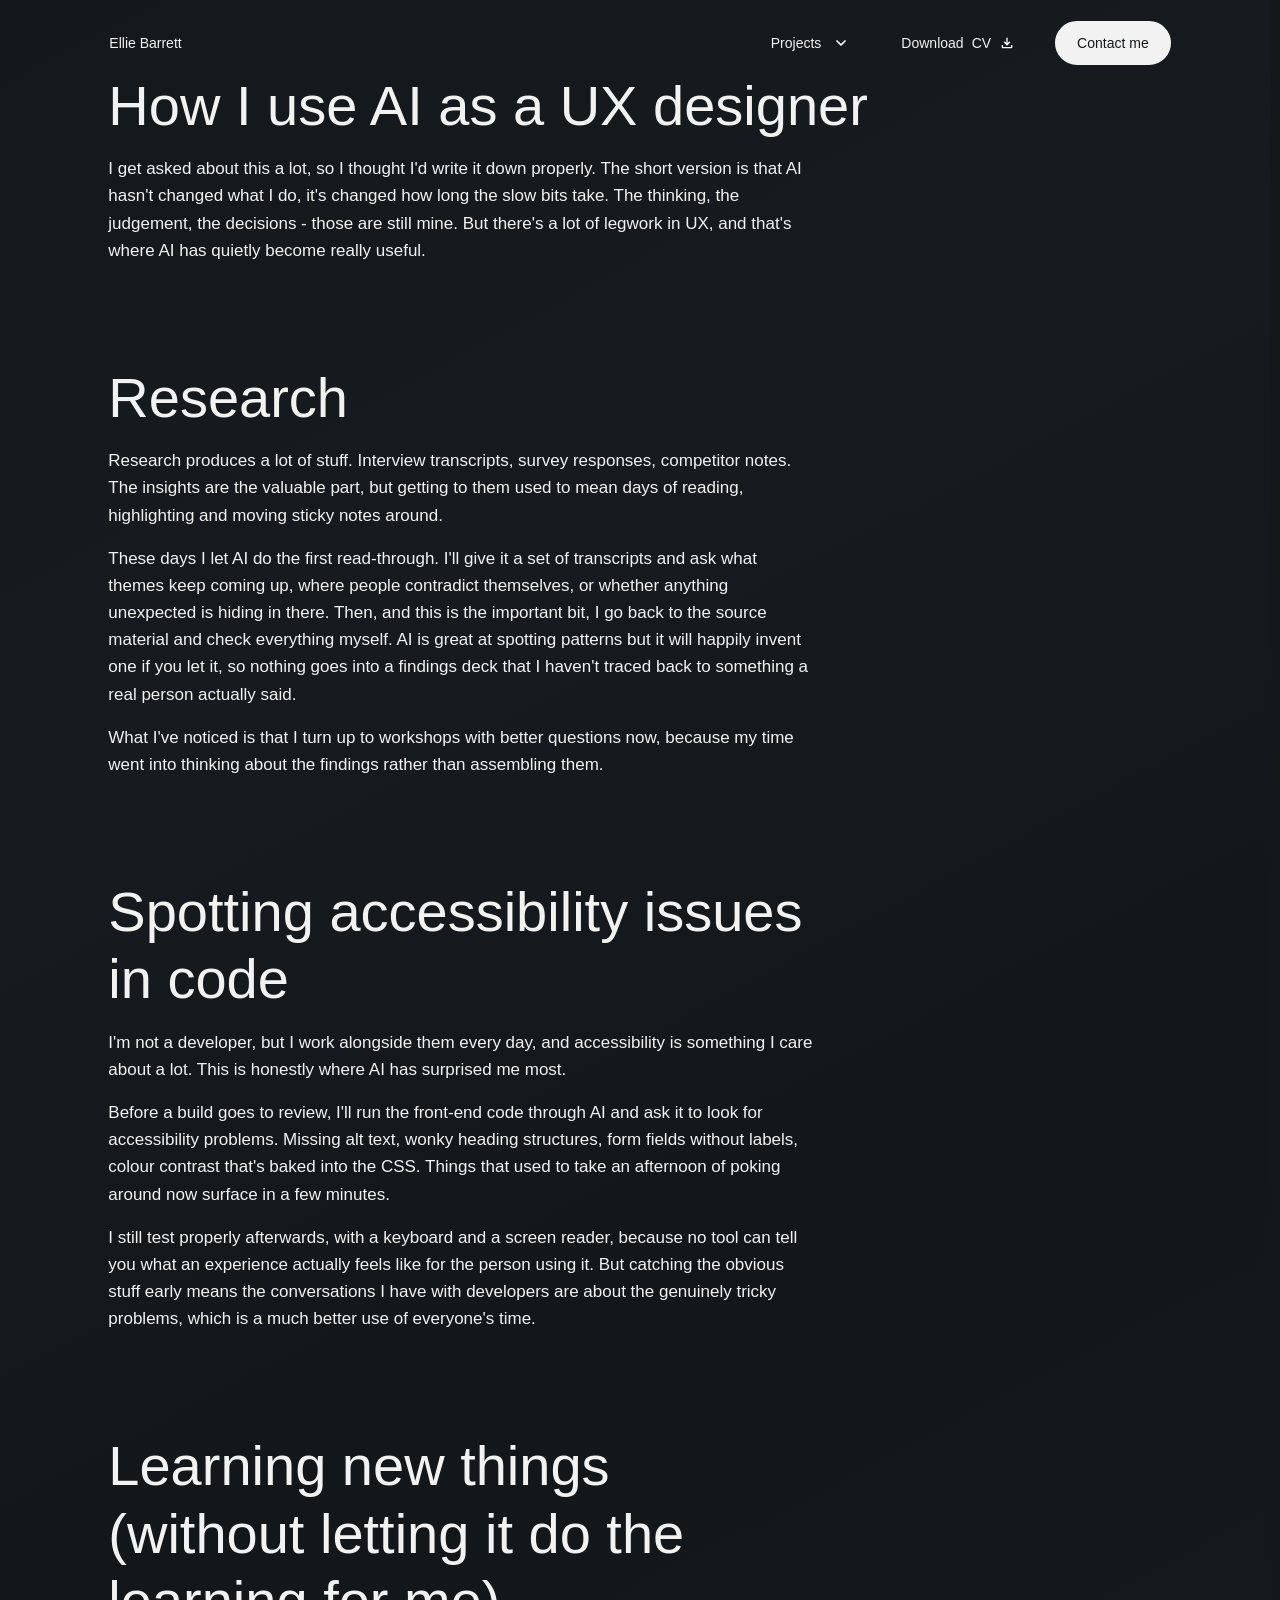
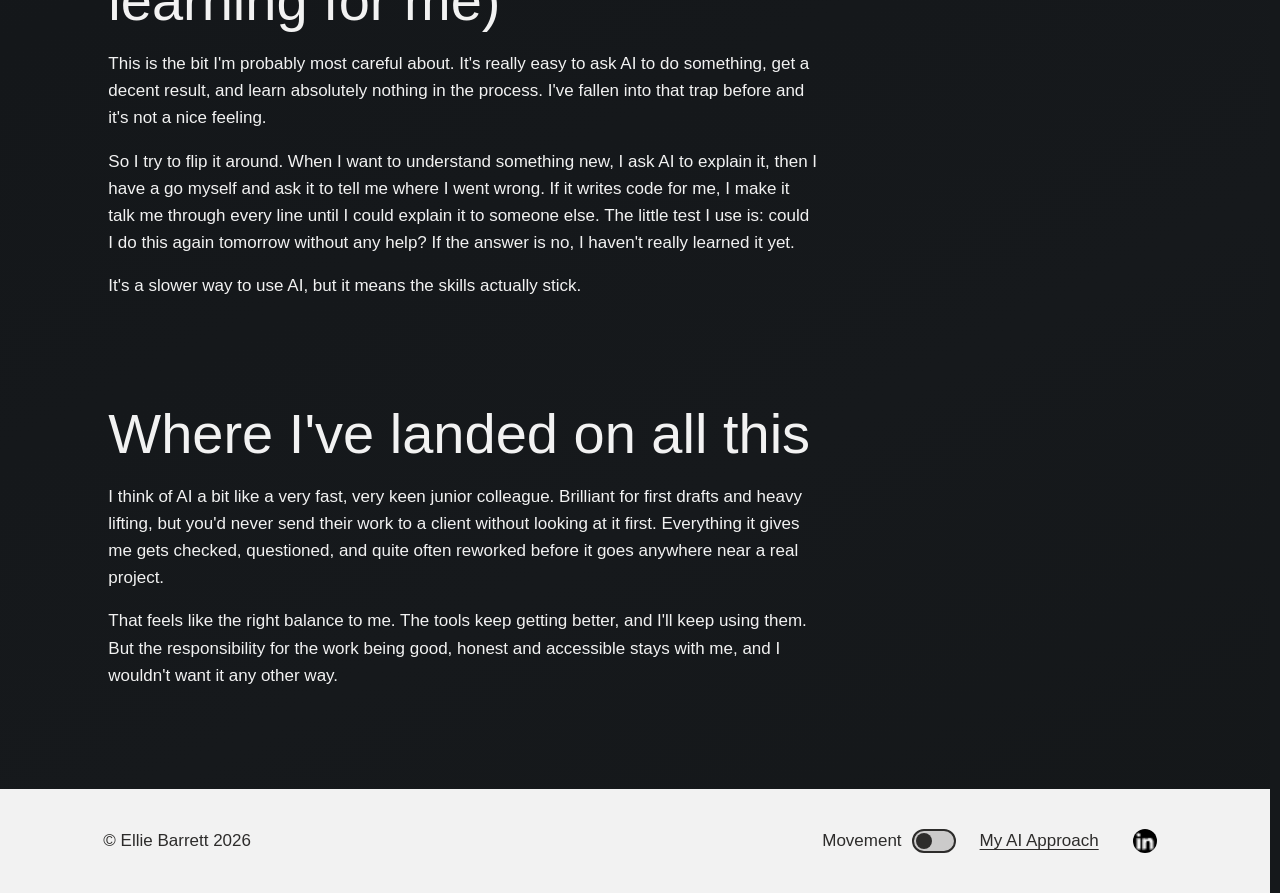
<file: my-ai-approach.html>
<!DOCTYPE html>
<html lang="en">
  <head>
    <meta charset="utf-8" />
    <meta name="viewport" content="width=device-width, initial-scale=1" />
    <title>How I use AI as a UX designer, Ellie Barrett</title>
    <meta
      name="description"
      content="How I use AI in my UX practice: speeding up research analysis, spotting accessibility issues in code, and learning new skills without outsourcing the thinking."
    />
    <link rel="icon" href="favicon.ico" sizes="any" />
    <link rel="icon" type="image/png" sizes="32x32" href="assets/favicon/favicon-32x32.png" />
    <link rel="icon" type="image/png" sizes="16x16" href="assets/favicon/favicon-16x16.png" />
    <link rel="apple-touch-icon" sizes="180x180" href="assets/favicon/apple-touch-icon.png" />
    <link rel="preconnect" href="https://fonts.googleapis.com" />
    <link rel="preconnect" href="https://fonts.gstatic.com" crossorigin />
    <link
      href="https://fonts.googleapis.com/css2?family=Kaisei+Decol&display=swap"
      rel="stylesheet"
    />
    <link rel="stylesheet" href="css/styles.css?v=61" />
    <link rel="stylesheet" href="css/theme-mono-dark.css?v=5" />
    <script>
      (function () {
        try {
          if (localStorage.getItem("pfmay-movement-paused") === "true") {
            document.documentElement.dataset.movementPaused = "true";
          }
        } catch (error) {}
      })();
    </script>
  </head>
  <body>
    <a class="skip-link" href="#main-content">Skip to main content</a>
    <div class="page">
      <header class="site-header">
        <div class="page__pad">
          <nav class="nav" aria-label="Primary">
            <a class="nav__brand font-heading" href="index.html"><span class="nav__brand-name">Ellie Barrett</span></a>
            <div class="nav__actions">
              <div class="nav-dropdown">
                <a class="btn btn--ghost nav-dropdown__link" href="index.html#projects">Projects</a>
                <button
                  type="button"
                  class="btn btn--ghost nav-dropdown__toggle"
                  aria-haspopup="true"
                  aria-expanded="false"
                  aria-controls="nav-projects-menu"
                  aria-label="Show case studies"
                >
                  <img
                    class="btn__icon nav-dropdown__chevron"
                    src="assets/icons/chevron-down.svg"
                    width="16"
                    height="16"
                    alt=""
                    aria-hidden="true"
                  />
                </button>
                <div class="nav-dropdown__menu" id="nav-projects-menu">
                  <ul class="nav-dropdown__list" role="menu" aria-label="Case studies">
                    <li role="none">
                      <a class="nav-dropdown__item" role="menuitem" href="case-study-wcr.html">Worldwide Cancer Research</a>
                    </li>
                    <li role="none">
                      <a class="nav-dropdown__item" role="menuitem" href="case-study-gifct.html">GIFCT</a>
                    </li>
                    <li role="none">
                      <a class="nav-dropdown__item" role="menuitem" href="case-study-ffs.html">Fight for Sight</a>
                    </li>
                    <li role="none">
                      <a class="nav-dropdown__item" role="menuitem" href="case-study-wwct.html">Designing a Mapping Tool for Disabled Users</a>
                    </li>
                  </ul>
                  <button type="button" class="nav-dropdown__close" aria-label="Close case studies menu">
                    <span class="nav-dropdown__close-icon" aria-hidden="true"></span>
                  </button>
                </div>
              </div>
              <a class="btn btn--ghost" href="assets/CV/Ellie_Barrett_CV_Oct2026.pdf" download="Ellie_Barrett_CV_Oct2026.pdf" target="_blank" rel="noopener noreferrer" aria-label="Download CV">
                <span class="btn__label-desktop">Download </span>CV
                  <img
                    class="btn__icon"
                    src="assets/icons/download.svg"
                    width="16"
                    height="16"
                    alt=""
                  />
              </a>
              <a class="btn btn--primary" href="mailto:elliemeganbarrett@gmail.com">Contact me</a>
            </div>
          </nav>
        </div>
      </header>

      <main id="main-content" class="page__pad cs-stack">
        <div class="cs-intro">
          <div class="cs-hero">
            <h1 class="h1 cs-hero__title">How I use AI as a UX designer</h1>
            <p class="text-body cs-hero__lede">
              I get asked about this a lot, so I thought I'd write it down properly. The short version is that AI
              hasn't changed what I do, it's changed how long the slow bits take. The thinking, the judgement,
              the decisions - those are still mine. But there's a lot of legwork in UX, and that's where AI has
              quietly become really useful.
            </p>
          </div>
        </div>

        <section class="cs-section" aria-labelledby="research-heading">
          <h2 id="research-heading" class="h1 cs-section__title">Research</h2>
          <div class="cs-prose text-body">
            <p>
              Research produces a lot of stuff. Interview transcripts, survey responses, competitor notes. The
              insights are the valuable part, but getting to them used to mean days of reading, highlighting and
              moving sticky notes around.
            </p>
            <p>
              These days I let AI do the first read-through. I'll give it a set of transcripts and ask what themes
              keep coming up, where people contradict themselves, or whether anything unexpected is hiding in
              there. Then, and this is the important bit, I go back to the source material and check everything
              myself. AI is great at spotting patterns but it will happily invent one if you let it, so nothing
              goes into a findings deck that I haven't traced back to something a real person actually said.
            </p>
            <p>
              What I've noticed is that I turn up to workshops with better questions now, because my time went
              into thinking about the findings rather than assembling them.
            </p>
          </div>
        </section>

        <section class="cs-section" aria-labelledby="accessibility-heading">
          <h2 id="accessibility-heading" class="h1 cs-section__title">Spotting accessibility issues in code</h2>
          <div class="cs-prose text-body">
            <p>
              I'm not a developer, but I work alongside them every day, and accessibility is something I care
              about a lot. This is honestly where AI has surprised me most.
            </p>
            <p>
              Before a build goes to review, I'll run the front-end code through AI and ask it to look for
              accessibility problems. Missing alt text, wonky heading structures, form fields without labels,
              colour contrast that's baked into the CSS. Things that used to take an afternoon of poking around
              now surface in a few minutes.
            </p>
            <p>
              I still test properly afterwards, with a keyboard and a screen reader, because no tool can tell you
              what an experience actually feels like for the person using it. But catching the obvious stuff early
              means the conversations I have with developers are about the genuinely tricky problems, which is a
              much better use of everyone's time.
            </p>
          </div>
        </section>

        <section class="cs-section" aria-labelledby="learning-heading">
          <h2 id="learning-heading" class="h1 cs-section__title">Learning new things (without letting it do the learning for me)</h2>
          <div class="cs-prose text-body">
            <p>
              This is the bit I'm probably most careful about. It's really easy to ask AI to do something, get a
              decent result, and learn absolutely nothing in the process. I've fallen into that trap before and
              it's not a nice feeling.
            </p>
            <p>
              So I try to flip it around. When I want to understand something new, I ask AI to explain it, then I
              have a go myself and ask it to tell me where I went wrong. If it writes code for me, I make it talk
              me through every line until I could explain it to someone else. The little test I use is: could I do
              this again tomorrow without any help? If the answer is no, I haven't really learned it yet.
            </p>
            <p>
              It's a slower way to use AI, but it means the skills actually stick.
            </p>
          </div>
        </section>

        <section class="cs-section" aria-labelledby="landed-heading">
          <h2 id="landed-heading" class="h1 cs-section__title">Where I've landed on all this</h2>
          <div class="cs-prose text-body">
            <p>
              I think of AI a bit like a very fast, very keen junior colleague. Brilliant for first drafts and
              heavy lifting, but you'd never send their work to a client without looking at it first. Everything
              it gives me gets checked, questioned, and quite often reworked before it goes anywhere near a real
              project.
            </p>
            <p>
              That feels like the right balance to me. The tools keep getting better, and I'll keep using them.
              But the responsibility for the work being good, honest and accessible stays with me, and I wouldn't
              want it any other way.
            </p>
          </div>
        </section>
      </main>

      <footer class="site-footer">
        <div class="footer-row">
          <div class="footer-row__left">
            <p class="footer-note">© Ellie Barrett 2026</p>
          </div>
          <div class="footer-row__actions">
            <div class="footer-movement" role="group" aria-labelledby="movement-toggle-label">
              <span class="footer-movement__label" id="movement-toggle-label">Movement</span>
              <button
                type="button"
                id="movement-toggle"
                class="footer-movement__switch"
                role="switch"
                aria-checked="false"
                aria-labelledby="movement-toggle-label"
                aria-describedby="movement-toggle-desc"
              >
                <span class="footer-movement__track" aria-hidden="true">
                  <span class="footer-movement__thumb"></span>
                </span>
              </button>
              <span id="movement-toggle-desc" class="visually-hidden">
                When on, animated GIFs are paused across the website.
              </span>
              <span id="movement-toggle-status" class="visually-hidden" aria-live="polite" aria-atomic="true"></span>
            </div>
            <a class="footer-link" href="my-ai-approach.html">My AI Approach</a>
            <a class="footer-social" href="https://www.linkedin.com/in/elliembarrett" target="_blank" rel="noopener noreferrer" aria-label="Ellie Barrett on LinkedIn">
              <img
                class="footer-social__icon"
                src="assets/icons/linkedin.png"
                width="24"
                height="24"
                alt=""
              />
            </a>
          </div>
        </div>
      </footer>

      <nav class="nav-mobile" aria-label="Primary mobile" aria-hidden="true">
        <div class="nav-mobile__inner">
          <a class="btn btn--ghost" href="index.html#projects">Projects</a>
          <a class="btn btn--ghost" href="assets/CV/Ellie_Barrett_CV_Oct2026.pdf" download="Ellie_Barrett_CV_Oct2026.pdf" target="_blank" rel="noopener noreferrer" aria-label="Download CV">
            <span class="btn__label-desktop">Download </span>CV
              <img
                class="btn__icon"
                src="assets/icons/download.svg"
                width="16"
                height="16"
                alt=""
              />
          </a>
          <a class="btn btn--primary" href="mailto:elliemeganbarrett@gmail.com">Contact me</a>
        </div>
      </nav>
    </div>
    <script src="js/header-scroll.js" defer></script>
    <script src="js/nav-dropdown.js?v=3" defer></script>
    <script src="js/smooth-scroll.js?v=3" defer></script>
    <script src="js/mobile-nav-visibility.js" defer></script>
    <script src="js/movement-toggle.js?v=2" defer></script>
  </body>
</html>
</file>
<file: css/styles.css>
/* Portfolio: vanilla CSS, light mode only (no prefers-color-scheme) */

*,
*::before,
*::after {
  box-sizing: border-box;
}

html {
  color-scheme: light;
  font-size: 100%;
  scroll-padding-top: var(--main-pad-for-nav);
  /* No horizontal scroll from full-bleed 100vw breakout vs scrollbar gutter */
  overflow-x: clip;
  min-height: 100%;
  scrollbar-gutter: stable;
  /* Matches footer / intro yellow so bottom overscroll never reveals the canvas wash */
  background-color: #ffce00;
  /* Firefox */
  scrollbar-width: thin;
  scrollbar-color: #ff7300 #ffce00;
}

/* Chromium / Safari */
html::-webkit-scrollbar {
  width: 12px;
  height: 12px;
}

html::-webkit-scrollbar-track {
  background: #ffce00;
}

html::-webkit-scrollbar-thumb {
  background: #ff7300;
  border-radius: 30px;
  border: 2px solid #ffce00;
  background-clip: padding-box;
}

html::-webkit-scrollbar-thumb:hover {
  background: #e86500;
  border: 2px solid #ffce00;
  background-clip: padding-box;
}

html::-webkit-scrollbar-corner {
  background: #ffce00;
}

body {
  margin: 0;
  min-height: 100%;
  /* Soft site-wide wash (similar spirit to unobtrusive.design) — full height with content */
  background-color: var(--page-canvas);
  background-image: var(--page-canvas-gradient);
  background-repeat: no-repeat;
  background-size: 100% 100%;
  color: #000000;
  font-family: var(--font-sans);
  font-size: var(--text-body);
  font-weight: 400;
  line-height: var(--leading-normal);
  overflow-x: clip;
}

::selection {
  background-color: rgba(0, 127, 47, 0.15);
  color: #000000;
}

/* Layout + button tokens: desktop from Desktop - Home; mobile from Figma iPhone 16 frames */
:root {
  --font-serif: "Kaisei Decol", serif;
  --font-sans: Helvetica, Arial, sans-serif;
  /* Type scale (rem-based; body scales slightly on large viewports) */
  --text-xs: 0.75rem;
  --text-sm: 0.875rem;
  --text-body: clamp(1rem, 0.97rem + 0.15vw, 1.0625rem);
  --text-md: 1.125rem;
  --text-nav: clamp(1.125rem, 1rem + 0.35vw, 1.375rem);
  --text-heading: clamp(1.375rem, 1.2rem + 0.6vw, 1.75rem);
  --text-title: clamp(1.625rem, 1.35rem + 1vw, 1.875rem);
  --text-display: clamp(2.375rem, 1.75rem + 2.5vw, 3.5rem);
  --text-display-hero-home: clamp(1.5rem, 1.15rem + 1.5vw, 2.2rem);
  --leading-tight: 1.2;
  --leading-snug: 1.45;
  --leading-normal: 1.6;
  --leading-relaxed: 1.7;
  --tracking-caps: 0.06em;
  --tracking-label: 0.04em;
  /* Case study article nav (AA on white: inactive 7:1, border visible on white) */
  --cs-nav-bg: #ffffff;
  --cs-nav-fg: #000000;
  --cs-nav-fg-muted: #595959;
  /* Knocked-back inactive items still meet WCAG AA (4.5:1+) on white */
  --cs-nav-fg-knockback: #6e6e6e;
  --cs-nav-fg-hover: #404040;
  --cs-nav-fg-pressed: #262626;
  --cs-nav-border: #cccccc;
  --radius-rect: 30px;
  --cs-nav-radius: var(--radius-rect);
  /* Rail sits in page columns 10-11; main clears it via --cs-main-max */
  --cs-nav-offset: 0px;
  --cs-rail-width: 168px;
  --cs-rail-gap: 20px;
  --cs-nav-top-gap: 40px;
  --cs-nav-sticky-top: calc(var(--float-nav-block) + var(--cs-nav-top-gap));
  /* Rail's right edge lines up with the right edge of page column 11 */
  --cs-rail-right: var(--page-edge);
  /* Main spans page columns 2-9 (8 columns); columns 10-11 hold the rail */
  --cs-main-max: calc(8 * var(--page-col) + 7 * var(--grid-gutter));
  --cs-rail-bottom: calc(24px + env(safe-area-inset-bottom, 0px));
  --cs-nav-pad: 16px;
  --cs-nav-link-pad-y: 8px;
  --cs-nav-link-pad-x: 8px;
  --cs-nav-item-gap: 8px;
  --cs-nav-dot-size: 8px;
  --cs-nav-dot-gap: 8px;
  /* Brand accent tokens (opening animation + footer) */
  --brand-yellow: #ffce00;
  --brand-orange: #ff7300;
  --nav-state-dot: var(--brand-orange);
  --home-subnav-bottom-gap: 24px;
  --home-subnav-block: 64px;
  --nav-glass-bg: rgba(255, 255, 255, 0.58);
  --nav-glass-border: rgba(255, 255, 255, 0.42);
  --nav-glass-blur: 16px;
  /* Metric pills: outlined (2px stroke, no fill) — icons are white SVGs */
  --color-metric-pill-bg: transparent;
  --color-metric-pill-fg: #ffffff;
  --color-metric-pill-border: #ffffff;
  --content-prose: min(44.3125rem, 100%);
  --content-wide: 100%;
  --page-max: 1440px;
  /*
   * 12-column page grid at every breakpoint.
   * Columns 1 and 12 are the side margins, so content sits in columns 2-11
   * (a 10-column content grid). The grid spans the full .page width,
   * capped at --page-max, with gutters between columns and none at the edges.
   */
  --grid-columns-page: 12;
  --grid-columns: 10; /* columns available to content (2-11) */
  --grid-gutter-desktop: 20px;
  --grid-gutter-tablet: 20px;
  --grid-gutter-mobile: 16px;
  --grid-gutter: var(--grid-gutter-desktop);
  /* Width of the page grid (the viewport, capped at --page-max) */
  --page-width: min(100vw, var(--page-max));
  /* One page column */
  --page-col: calc(
    (var(--page-width) - (var(--grid-columns-page) - 1) * var(--grid-gutter)) /
      var(--grid-columns-page)
  );
  /* Side margin = column 1 + the gutter after it */
  --page-pad-x: calc(var(--page-col) + var(--grid-gutter));
  /* Distance from the viewport edge to the content edge (adds centring above --page-max) */
  --page-edge: calc(max(0px, (100vw - var(--page-max)) / 2) + var(--page-pad-x));
  /* Span helpers: N columns + (N-1) gutters, relative to the content box (cols 2-11) */
  --grid-span-6: calc(
    (100% - (var(--grid-columns) - 1) * var(--grid-gutter)) / var(--grid-columns) * 6 +
      5 * var(--grid-gutter)
  );
  --grid-span-8: calc(
    (100% - (var(--grid-columns) - 1) * var(--grid-gutter)) / var(--grid-columns) * 8 +
      7 * var(--grid-gutter)
  );
  --section-gap-extra: 60px;
  --section-gap-lg: calc(40px + var(--section-gap-extra));
  --section-gap-sm: calc(32px + var(--section-gap-extra));
  --btn-fg: #000000;
  --btn-border: #000000;
  --btn-bg: transparent;
  /* Hover/press: yellow from opening animation / footer */
  --btn-hover-bg: #ffce00;
  --btn-pressed-bg: #e6b800;
  /* Slightly stronger hover/press on fine-pointer devices (see @media hover + pointer) */
  --btn-hover-bg-pointer: #ffce00;
  --btn-pressed-bg-pointer: #e0b000;
  --btn-disabled-opacity: 0.38;
  --btn-focus-ring: #000000;
  /* Primary CTA: solid brand-yellow fill (black text on #ffce00 = 12.6:1) */
  --btn-primary-bg: #ffce00;
  --btn-primary-hover-bg: #edbf00;
  --btn-primary-pressed-bg: #d9ae00;
  --nav-mobile-h: 80px;
  /* Fixed floating nav: matches header `top` + inner nav height (padding + row) */
  --float-nav-top: 16px;
  /* Nav row ≈ max(brand line-height, .btn min-height) + .nav vertical padding */
  --float-nav-block: 88px;
  /* At page top: no reserved nav gap; floating state sets --main-pad-for-nav via .is-header-floating */
  --main-pad-for-nav: 0;
  --main-pad-for-nav-floating: calc(
    max(var(--float-nav-top), env(safe-area-inset-top, 0px)) + var(--float-nav-block)
  );
  /* Page canvas behind cards / sections */
  --page-canvas: #fff5f5;
  /* Gentle diagonal wash; stops stay close for AA-friendly, unobtrusive shift */
  --page-canvas-gradient: linear-gradient(
    152deg,
    #fff5f5 0%,
    #fff9f7 26%,
    #faf7f8 52%,
    #fff6f5 78%,
    #fef3f5 100%
  );
}

img {
  display: block;
  max-width: 100%;
}

/* Framed content images (case study); project card thumbs sit inside card chrome */
img:not(.btn__icon):not(.media-fill-img):not(.scroll-intro__frame):not(.scroll-intro__cue):not(.hero-home__avatar):not(.footer-social__icon) {
  border-radius: var(--radius-rect);
  box-sizing: border-box;
}

.skip-link {
  position: fixed;
  top: -100%;
  left: 1rem;
  z-index: 200;
  padding: 0.625rem 1rem;
  font-family: var(--font-sans);
  font-size: var(--text-sm);
  font-weight: 500;
  color: #ffffff;
  background: #000000;
  border-radius: var(--radius-rect);
  text-decoration: none;
}

.skip-link:focus {
  top: 1rem;
  outline: none;
}

.skip-link:focus-visible {
  outline: 2px solid var(--btn-focus-ring);
  outline-offset: 3px;
}

a {
  color: inherit;
  text-decoration: none;
}

a:focus {
  outline: none;
}

a:focus-visible {
  outline: 2px solid var(--btn-focus-ring);
  outline-offset: 3px;
  border-radius: var(--radius-rect);
}

/* --- Layout shell --- */

.page {
  width: 100%;
  max-width: var(--page-max);
  margin: 0 auto;
  background: transparent;
}

.page__pad {
  padding-left: var(--page-pad-x);
  padding-right: var(--page-pad-x);
}

.page > main {
  padding-top: 0;
}

html.is-header-floating {
  --main-pad-for-nav: var(--main-pad-for-nav-floating);
}

/* --- Typography --- */

.font-heading {
  font-family: var(--font-sans);
  font-weight: 400;
}

.h1 {
  font-family: var(--font-sans);
  font-weight: 400;
  font-size: var(--text-display);
  line-height: var(--leading-tight);
  margin: 0;
}

.h2 {
  font-family: var(--font-sans);
  font-weight: 400;
  font-size: var(--text-title);
  line-height: var(--leading-tight);
  margin: 0;
}

.text-body {
  font-family: var(--font-sans);
  font-size: var(--text-body);
  line-height: var(--leading-normal);
  font-weight: 400;
  margin: 0;
}

.text-img-caption {
  font-family: var(--font-sans);
  font-size: var(--text-xs);
  line-height: var(--leading-snug);
  font-weight: 400;
  letter-spacing: var(--tracking-caps);
  text-transform: uppercase;
  margin: 0;
}

/* --- Nav --- */

.site-header {
  position: fixed;
  top: env(safe-area-inset-top, 0px);
  left: 50%;
  transform: translateX(-50%);
  z-index: 50;
  /* Same outer width as .page; inner padding matches main.page__pad on all breakpoints */
  width: 100%;
  max-width: var(--page-max);
  box-sizing: border-box;
  overflow: visible;
  background: transparent;
  backdrop-filter: none;
  -webkit-backdrop-filter: none;
  border-radius: 30px;
  border: 1px solid transparent;
  box-shadow: none;
  transition:
    top 0.25s ease,
    background 0.25s ease,
    backdrop-filter 0.25s ease,
    -webkit-backdrop-filter 0.25s ease,
    border-color 0.25s ease,
    border-radius 0.25s ease,
    box-shadow 0.25s ease;
}

html.is-header-floating .site-header {
  top: max(var(--float-nav-top), env(safe-area-inset-top, 0px));
  background: var(--nav-glass-bg);
  backdrop-filter: blur(var(--nav-glass-blur)) saturate(1.12);
  -webkit-backdrop-filter: blur(var(--nav-glass-blur)) saturate(1.12);
  border-radius: var(--radius-rect);
  border-color: var(--nav-glass-border);
  box-shadow:
    inset 0 1px 0 rgba(255, 255, 255, 0.65),
    0 12px 40px rgba(0, 0, 0, 0.08);
}

.site-header .page__pad {
  padding-left: var(--page-pad-x);
  padding-right: var(--page-pad-x);
}

.nav {
  display: flex;
  align-items: center;
  justify-content: space-between;
  width: 100%;
  padding: 20px 0;
}

.nav__brand {
  font-family: var(--font-sans);
  font-size: var(--text-sm);
  line-height: var(--leading-snug);
  font-weight: 400;
  display: inline-flex;
  flex-wrap: wrap;
  align-items: baseline;
  column-gap: 0.35em;
  row-gap: 0.15em;
  text-decoration: none;
  color: #000000;
}

.nav__brand:focus {
  outline: none;
}

.nav__brand:focus-visible {
  outline: 2px solid var(--btn-focus-ring, #000000);
  outline-offset: 3px;
}

.nav__brand-name {
  font: inherit;
}

.nav__actions {
  display: flex;
  align-items: center;
  gap: 20px;
}

.nav__actions .btn {
  font-size: var(--text-sm);
  line-height: var(--leading-snug);
}

.nav__actions .btn--ghost {
  border: none;
}

@media (hover: hover) and (pointer: fine) {
  .nav__actions .btn:hover:not(:disabled):not([aria-disabled="true"]) {
    border-color: transparent;
  }
}

/* Projects dropdown (desktop header): link + separate menu toggle */
.nav-dropdown {
  display: inline-flex;
  align-items: stretch;
  position: relative;
  border-radius: var(--radius-rect);
  transition: background-color 0.15s ease;
}

.nav-dropdown__link.btn--ghost,
.nav-dropdown__toggle.btn--ghost {
  background-color: transparent;
  border: none;
}

.nav-dropdown__link.btn--ghost:active,
.nav-dropdown__toggle.btn--ghost:active {
  background-color: transparent;
}

.nav-dropdown__link.btn--ghost {
  border-radius: var(--radius-rect) 0 0 var(--radius-rect);
  padding-right: 8px;
}

.nav-dropdown__toggle.btn--ghost {
  border-radius: 0 var(--radius-rect) var(--radius-rect) 0;
  min-width: 0;
  padding-left: 4px;
  padding-right: 12px;
}

.nav-dropdown__chevron {
  width: 14px;
  height: 14px;
  transition: transform 0.2s ease;
}

.nav-dropdown__menu {
  position: absolute;
  top: calc(100% + 6px);
  right: 0;
  left: auto;
  z-index: 60;
  display: flex;
  flex-direction: column;
  min-width: 17.5rem;
  max-width: 22rem;
  margin: 0;
  padding: 0;
  /* Solid opaque surface: menu text never renders over page imagery
     (AA contrast holds regardless of what's behind the menu) */
  background: #ffffff;
  border: 1px solid rgba(0, 0, 0, 0.08);
  border-radius: var(--radius-rect);
  overflow: hidden;
  box-shadow:
    0 1px 0 rgba(0, 0, 0, 0.04),
    0 12px 32px rgba(0, 0, 0, 0.12);
  opacity: 0;
  visibility: hidden;
  transform: translateY(-6px);
  pointer-events: none;
  transition:
    opacity 0.18s ease,
    transform 0.18s ease,
    visibility 0.18s ease;
}

.nav-dropdown__list {
  margin: 0;
  padding: 6px 0;
  list-style: none;
}

.nav-dropdown__item {
  display: block;
  padding: 10px 16px;
  font-family: var(--font-sans);
  font-size: var(--text-sm);
  font-weight: 400;
  line-height: var(--leading-snug);
  color: #000000;
  text-decoration: none;
}

.nav-dropdown__item:focus {
  outline: none;
}

.nav-dropdown__item:focus-visible {
  outline: 2px solid var(--btn-focus-ring);
  outline-offset: -2px;
}

.nav-dropdown__list li:first-child .nav-dropdown__item {
  border-radius: calc(var(--radius-rect) - 6px) calc(var(--radius-rect) - 6px) 0 0;
}

.nav-dropdown__list li:last-child .nav-dropdown__item {
  border-radius: 0 0 calc(var(--radius-rect) - 6px) calc(var(--radius-rect) - 6px);
}

.nav-dropdown--open .nav-dropdown__menu {
  opacity: 1;
  visibility: visible;
  transform: translateY(0);
  pointer-events: auto;
}

.nav-dropdown--open .nav-dropdown__chevron {
  transform: rotate(180deg);
}

.nav-dropdown--open {
  background-color: var(--btn-hover-bg-pointer);
}

.nav-dropdown:has(.nav-dropdown__link:active),
.nav-dropdown:has(.nav-dropdown__toggle:active) {
  background-color: var(--btn-pressed-bg);
}

.nav-dropdown__close {
  display: flex;
  align-items: center;
  justify-content: center;
  width: 100%;
  margin: 0;
  padding: 10px 16px;
  font-family: var(--font-sans);
  font-size: var(--text-md);
  font-weight: 400;
  line-height: 1;
  color: #000000;
  background: transparent;
  border: none;
  border-top: 1px solid rgba(0, 0, 0, 0.08);
  border-radius: 30px;
  cursor: pointer;
}

.nav-dropdown__close:focus {
  outline: none;
}

.nav-dropdown__close:focus-visible {
  outline: 2px solid var(--btn-focus-ring);
  outline-offset: -2px;
}

.nav-dropdown__close-icon {
  font-size: 1.25rem;
  line-height: 1;
}

/* Multiplication-sign glyph lives in CSS so no stray character sits in the markup/text layer */
.nav-dropdown__close-icon::before {
  content: "\00D7";
}

@media (hover: hover) and (pointer: fine) {
  /* Treat the joined Projects link + chevron toggle as a single button on hover */
  .nav-dropdown:hover {
    background-color: var(--btn-hover-bg-pointer);
  }

  .nav-dropdown:hover .nav-dropdown__link.btn--ghost,
  .nav-dropdown:hover .nav-dropdown__toggle.btn--ghost,
  .nav-dropdown .nav-dropdown__link.btn--ghost:hover,
  .nav-dropdown .nav-dropdown__toggle.btn--ghost:hover {
    background-color: transparent;
  }

  .nav-dropdown:has(.nav-dropdown__link:active),
  .nav-dropdown:has(.nav-dropdown__toggle:active) {
    background-color: var(--btn-pressed-bg-pointer);
  }

  .nav-dropdown__item:hover {
    background-color: var(--btn-hover-bg-pointer);
  }

  .nav-dropdown__close:hover {
    background-color: var(--btn-hover-bg-pointer);
  }
}

@media (prefers-reduced-motion: reduce) {
  .nav-dropdown__menu,
  .nav-dropdown__chevron {
    transition: none;
  }
}

@supports not ((backdrop-filter: blur(1px)) or (-webkit-backdrop-filter: blur(1px))) {
  html.is-header-floating .site-header,
  .home-subnav,
  .nav-mobile,
  .nav-dropdown__menu,
  .cs-article-nav {
    background: rgba(255, 255, 255, 0.94);
  }
}

/* Tablet: balance brand + actions between mobile (768) and full desktop */
@media (max-width: 900px) and (min-width: 769px) {
  .nav {
    gap: 12px;
  }

  .nav__actions {
    gap: 10px;
  }

  .nav__actions .btn {
    padding: 8px 14px;
    min-height: 38px;
  }
}

/* Sticky bottom nav ("Stickly Bottom Mobile Nav") (iPhone 16 - Home) */
.nav-mobile {
  display: none;
  position: fixed;
  bottom: 0;
  left: 0;
  right: 0;
  z-index: 100;
  background: var(--nav-glass-bg);
  backdrop-filter: blur(var(--nav-glass-blur)) saturate(1.12);
  -webkit-backdrop-filter: blur(var(--nav-glass-blur)) saturate(1.12);
  border-top: 1px solid var(--nav-glass-border);
  padding-bottom: env(safe-area-inset-bottom, 0px);
  box-shadow:
    inset 0 1px 0 rgba(255, 255, 255, 0.65),
    0 -8px 32px rgba(0, 0, 0, 0.06);
}

.nav-mobile__inner {
  display: flex;
  flex-wrap: wrap;
  align-items: flex-end;
  justify-content: center;
  gap: 8px;
  padding: 12px 20px;
  max-width: var(--page-max);
  margin: 0 auto;
  box-sizing: border-box;
}

.nav-mobile__inner .btn {
  flex: 0 1 auto;
  min-width: 0;
}

/* --- Buttons --- */

.btn {
  display: inline-flex;
  align-items: center;
  justify-content: center;
  gap: 8px;
  min-height: 40px;
  padding: 10px 20px;
  font-family: var(--font-sans);
  font-size: var(--text-body);
  font-weight: 500;
  line-height: var(--leading-normal);
  color: var(--btn-fg);
  background-color: var(--btn-bg);
  border: 2px solid var(--btn-border);
  border-radius: var(--radius-rect);
  cursor: pointer;
  box-sizing: border-box;
  text-decoration: none;
  -webkit-tap-highlight-color: transparent;
  transition:
    background-color 0.15s ease,
    border-color 0.15s ease,
    color 0.15s ease,
    opacity 0.15s ease;
}

.btn:focus {
  outline: none;
}

.btn:focus-visible {
  outline: 2px solid var(--btn-focus-ring);
  outline-offset: 2px;
}

.btn:disabled,
.btn[aria-disabled="true"] {
  opacity: var(--btn-disabled-opacity);
  cursor: not-allowed;
  pointer-events: none;
}

.btn--ghost {
  background-color: var(--btn-bg);
}

/* Primary CTA: solid fill for highest visual weight; ghost stays outline/transparent */
.btn--primary {
  background-color: var(--btn-primary-bg);
  border-color: var(--btn-border);
}

.btn--ghost:active:not(:disabled):not([aria-disabled="true"]) {
  background-color: var(--btn-pressed-bg);
}

.btn--primary:active:not(:disabled):not([aria-disabled="true"]) {
  background-color: var(--btn-primary-pressed-bg);
}

@media (hover: hover) and (pointer: fine) {
  .btn--ghost:hover:not(:disabled):not([aria-disabled="true"]) {
    background-color: var(--btn-hover-bg-pointer);
  }

  .btn--primary:hover:not(:disabled):not([aria-disabled="true"]) {
    background-color: var(--btn-primary-hover-bg);
  }

  .btn--ghost:active:not(:disabled):not([aria-disabled="true"]) {
    background-color: var(--btn-pressed-bg-pointer);
  }

  .btn--primary:active:not(:disabled):not([aria-disabled="true"]) {
    background-color: var(--btn-primary-pressed-bg);
  }
}

.btn__icon {
  width: 16px;
  height: 16px;
  flex-shrink: 0;
}

.btn--primary:has(.btn__icon) {
  position: relative;
  overflow: hidden;
}

.btn--primary:has(.btn__icon) .btn__icon {
  transition:
    transform 0.22s ease,
    opacity 0.18s ease;
}

.btn--primary:has(.btn__icon)::after {
  content: "";
  position: absolute;
  right: calc(20px + (16px - var(--cs-nav-dot-size)) / 2);
  top: 50%;
  width: var(--cs-nav-dot-size);
  height: var(--cs-nav-dot-size);
  border-radius: 30px;
  background: var(--nav-state-dot);
  opacity: 0;
  transform: translateY(-50%) translateX(6px);
  transition:
    opacity 0.18s ease,
    transform 0.22s ease;
  pointer-events: none;
}

@media (hover: hover) and (pointer: fine) {
  .btn--primary:has(.btn__icon):hover:not(:disabled):not([aria-disabled="true"]) .btn__icon {
    transform: translateX(10px);
    opacity: 0;
  }

  .btn--primary:has(.btn__icon):hover:not(:disabled):not([aria-disabled="true"])::after {
    opacity: 1;
    transform: translateY(-50%) translateX(0);
  }
}

@media (prefers-reduced-motion: reduce) {
  .btn--primary:has(.btn__icon) .btn__icon,
  .btn--primary:has(.btn__icon)::after {
    transition: none;
  }

  @media (hover: hover) and (pointer: fine) {
    .btn--primary:has(.btn__icon):hover:not(:disabled):not([aria-disabled="true"]) .btn__icon {
      transform: none;
      opacity: 0;
    }

    .btn--primary:has(.btn__icon):hover:not(:disabled):not([aria-disabled="true"])::after {
      transform: translateY(-50%) translateX(0);
    }
  }
}

/* --- Main stack --- */

.main-stack {
  display: flex;
  flex-direction: column;
  gap: calc(32px + var(--section-gap-extra));
  padding-bottom: calc(36px + var(--section-gap-extra));
}

/* --- Section headings (709px, right-aligned) --- */

.section-label {
  display: flex;
  justify-content: flex-end;
  width: 100%;
}

.section-label__inner {
  width: var(--content-prose);
  max-width: 100%;
  text-align: right;
}

/* --- Hero (home) --- */

.hero-home {
  position: relative;
  display: flex;
  flex-direction: column;
  width: 100%;
  max-width: var(--grid-span-6);
  min-height: auto;
  /* Clear the floating glass header exactly, plus a small fluid gap —
     keeps intro text above the fold at 1440x900 */
  padding-top: calc(var(--main-pad-for-nav-floating) + clamp(8px, 1.5vh, 20px));
  padding-bottom: 0;
  margin-bottom: 0;
  box-sizing: border-box;
}

.hero-home__stack {
  position: relative;
  z-index: 1;
  display: flex;
  flex-direction: column;
  align-items: flex-start;
  gap: clamp(20px, 2.5vh, 32px);
  width: 100%;
  margin-top: 0;
  margin-bottom: clamp(24px, 3.5vh, 40px);
  box-sizing: border-box;
}

.hero-home__text-panel {
  display: flex;
  flex-direction: column;
  align-items: flex-start;
  gap: clamp(16px, 2vh, 24px);
  width: 100%;
  max-width: 100%;
  padding: 0;
  box-sizing: border-box;
  text-align: left;
  background: transparent;
  border: none;
  box-shadow: none;
}

.hero-home__content {
  flex: none;
  width: 100%;
  max-width: 100%;
  min-width: 0;
}

.hero-home__avatar {
  display: block;
  width: 120px;
  height: 120px;
  flex: none;
  object-fit: cover;
  object-position: center 22%;
  border: 0;
  border-radius: var(--radius-rect);
}

.hero-home__intro {
  max-width: 100%;
  font-size: var(--text-display-hero-home);
  text-align: left;
}

.hero-home__bio {
  width: 100%;
  max-width: 100%;
  scroll-margin-top: var(--main-pad-for-nav);
}

.hero-home__bio .section-label {
  display: none;
}

/* --- Bio --- */

.bio {
  width: 100%;
  max-width: var(--content-wide);
  scroll-margin-top: var(--main-pad-for-nav);
}

.bio .section-label {
  display: none;
}

.bio__content {
  display: flex;
  flex-direction: column;
  gap: 16px;
  max-width: 100%;
  margin-left: 0;
}

.bio__lead {
  margin: 0;
}

.bio__text {
  margin: 0;
}

/* --- Homepage sub-navigation (desktop, bottom) --- */

.home-subnav {
  display: none;
  position: fixed;
  bottom: calc(var(--home-subnav-bottom-gap) + env(safe-area-inset-bottom, 0px));
  left: var(--page-edge);
  transform: none;
  z-index: 50;
  box-sizing: border-box;
  max-width: calc(100vw - 48px);
  /* Solid opaque surface: items (e.g. "Experience") stay AA-readable when the
     floating menu passes over project imagery */
  background: #ffffff;
  border: 1px solid rgba(0, 0, 0, 0.08);
  border-radius: var(--cs-nav-radius);
  padding: var(--cs-nav-pad) calc(var(--cs-nav-pad) + 10px);
  box-shadow:
    inset 0 1px 0 rgba(255, 255, 255, 0.65),
    0 12px 32px rgba(0, 0, 0, 0.08);
}

.home-subnav__track {
  position: relative;
}

.home-subnav__indicator {
  position: absolute;
  top: var(--cs-nav-link-pad-y);
  left: 0;
  width: var(--cs-nav-dot-size);
  height: var(--cs-nav-dot-size);
  border-radius: 30px;
  background: var(--nav-state-dot);
  pointer-events: none;
  transition: transform 0.22s cubic-bezier(0.33, 1, 0.68, 1);
  will-change: transform;
}

.home-subnav__indicator--bounce {
  transition: none;
  animation: home-subnav-indicator-bounce 0.45s cubic-bezier(0.34, 1.4, 0.64, 1);
}

@keyframes home-subnav-indicator-bounce {
  0%,
  100% {
    transform: translateX(var(--home-subnav-indicator-x, 0)) translateY(0);
  }

  45% {
    transform: translateX(var(--home-subnav-indicator-x, 0)) translateY(-7px);
  }
}

.home-subnav__list {
  list-style: none;
  margin: 0;
  padding: 0;
  display: flex;
  flex-direction: row;
  flex-wrap: nowrap;
  align-items: flex-end;
  gap: 24px;
}

.home-subnav__item {
  margin: 0;
}

.home-subnav__link {
  display: flex;
  flex-direction: column;
  align-items: center;
  gap: 8px;
  padding: var(--cs-nav-link-pad-y) var(--cs-nav-link-pad-x);
  margin: 0 calc(-1 * var(--cs-nav-link-pad-x));
  font-family: var(--font-sans);
  font-size: var(--text-sm);
  line-height: var(--leading-snug);
  color: var(--cs-nav-fg-muted);
  text-decoration: none;
  border-radius: var(--radius-rect);
  transition: color 0.15s ease;
  white-space: nowrap;
}

.home-subnav:has(.home-subnav__link--active)
  .home-subnav__link:not(.home-subnav__link--active) {
  color: var(--cs-nav-fg-knockback);
}

.home-subnav__link:not(.home-subnav__link--active):hover,
.home-subnav__link:not(.home-subnav__link--active):focus-visible {
  color: var(--cs-nav-fg-hover);
}

.home-subnav__link:not(.home-subnav__link--active):active {
  color: var(--cs-nav-fg-pressed);
}

.home-subnav__link--active {
  color: var(--cs-nav-fg);
}

.home-subnav__link--active:hover,
.home-subnav__link--active:focus-visible {
  color: var(--cs-nav-fg);
}

.home-subnav__link--active:active {
  color: var(--cs-nav-fg-pressed);
}

.home-subnav__link:focus-visible {
  outline: 2px solid var(--btn-focus-ring);
  outline-offset: 2px;
  border-radius: var(--radius-rect);
}

.home-subnav__dot-slot {
  flex: 0 0 var(--cs-nav-dot-size);
  width: var(--cs-nav-dot-size);
  height: var(--cs-nav-dot-size);
}

#bio-heading,
#projects-heading,
#experience-heading {
  scroll-margin-top: var(--main-pad-for-nav);
}

@media (prefers-reduced-motion: reduce) {
  .home-subnav__indicator {
    transition: none;
  }

  .home-subnav__indicator--bounce {
    animation: none;
  }
}

@media (min-width: 1101px) {
  .home-subnav {
    display: block;
  }

  /* Keep clearance for the floating subnav inside the yellow footer,
     so no pink/white canvas strip shows below it at the page bottom. */
  html:has(.home-subnav) .site-footer {
    padding-bottom: calc(
      30px + var(--home-subnav-block) + var(--home-subnav-bottom-gap) + 16px +
        env(safe-area-inset-bottom, 0px)
    );
  }
}

/* --- Experience table --- */

.experience {
  width: 100%;
  max-width: var(--content-wide);
  scroll-margin-top: var(--main-pad-for-nav);
}

.experience__table {
  width: 100%;
  max-width: var(--content-wide);
  padding: 30px 0;
  display: flex;
  flex-direction: column;
}

.experience__row {
  display: flex;
  align-items: center;
  min-height: 82px;
  border-bottom: 1px solid #000000;
  position: relative;
}

.experience__cell {
  flex: 1 1 0;
  min-width: 0;
  padding: 0;
}

.experience__cell--date {
  text-align: right;
}

#projects {
  scroll-margin-top: var(--main-pad-for-nav);
}

.projects {
  position: relative;
  width: 100%;
  max-width: var(--content-wide);
}

.projects .section-label,
.experience .section-label {
  margin-bottom: 32px;
}

.projects .section-label__inner,
.experience .section-label__inner {
  width: 100%;
  max-width: 100%;
  text-align: right;
}

.experience__text {
  font-family: var(--font-sans);
  font-size: var(--text-md);
  line-height: var(--leading-normal);
  font-weight: 400;
  margin: 0;
  color: #000000;
}

/* --- Project cards --- */

.projects-list {
  display: flex;
  flex-direction: column;
  gap: calc(var(--grid-gutter) * 2);
  width: 100%;
  max-width: var(--content-wide);
}

.project-row-split {
  display: grid;
  grid-template-columns: repeat(2, minmax(0, 1fr));
  align-items: stretch;
  gap: var(--grid-gutter);
  width: 100%;
  max-width: var(--content-wide);
}

.project-card {
  width: 100%;
  max-width: var(--content-wide);
}

.project-card--half {
  flex: 1 1 calc((100% - var(--grid-gutter)) / 2);
  width: calc((100% - var(--grid-gutter)) / 2);
  max-width: 570px;
  min-width: min(100%, 280px);
}

/* Equal-height rows: card shell + surface fill the stretched grid cell */
.project-row-split > .project-card,
.more-projects-row > .project-card {
  display: flex;
  flex-direction: column;
  height: 100%;
  min-width: 0;
}

.project-row-split > .project-card--half,
.more-projects-row > .project-card--half {
  flex: none;
  width: auto;
  max-width: none;
}

.project-row-split .project-card__surface,
.more-projects-row .project-card__surface {
  flex: 1;
  height: 100%;
}

.project-row-split .project-card__desc,
.more-projects-row .project-card__desc {
  flex: 1;
}

.project-row-split .project-card__metrics,
.more-projects-row .project-card__metrics {
  margin-top: auto;
}

/* Same image frame whenever cards sit side by side in a row */
.project-row-split .project-card__media,
.more-projects-row .project-card__media,
.project-row-split .project-card--feature .project-card__media,
.more-projects-row .project-card--feature .project-card__media {
  aspect-ratio: 4 / 5;
  min-height: 300px;
  max-height: 500px;
  height: auto;
  flex-shrink: 0;
}

.project-card__surface {
  background: transparent;
  border-radius: var(--radius-rect);
  padding: 16px;
  display: flex;
  flex-direction: column;
  gap: 16px;
  box-shadow: none;
  border: 1px solid transparent;
  box-sizing: border-box;
}

a.project-card__surface--link {
  text-decoration: none;
  color: inherit;
  cursor: pointer;
  transition:
    background-color 0.18s ease,
    transform 0.18s ease,
    box-shadow 0.22s ease,
    border-color 0.18s ease;
}

a.project-card__surface--link:active {
  background-color: #ffffff;
  transform: translateY(1px);
}

a.project-card__surface--link:focus {
  outline: none;
}

a.project-card__surface--link:focus-visible {
  outline: 2px solid var(--btn-focus-ring, #000000);
  outline-offset: 3px;
}

@media (hover: hover) and (pointer: fine) {
  a.project-card__surface--link:hover {
    background-color: #ffffff;
    box-shadow: 0 6px 28px rgba(0, 0, 0, 0.09);
    border-color: rgba(0, 0, 0, 0.1);
  }
}

@media (prefers-reduced-motion: reduce) {
  .site-header {
    transition: none;
  }

  a.project-card__surface--link {
    transition: none;
  }

  a.project-card__surface--link:active {
    transform: none;
  }

  a.project-card__surface--link .project-card__media .media-fill-img {
    transition: none;
  }
}

/* Wide crop only for the full-width homepage feature card */
.projects-list > .project-card--feature .project-card__media {
  aspect-ratio: 1024 / 519;
  max-height: none;
  min-height: 0;
}

.project-card--feature .project-card__media .media-fill-img {
  object-fit: cover;
  object-position: center top;
  height: 100%;
}

.project-card--feature a.project-card__surface--link .project-card__media .media-fill-img,
.project-card--feature a.project-card__surface--link:focus-visible .project-card__media .media-fill-img {
  transform: scale(1.03);
}

@media (hover: hover) and (pointer: fine) {
  .project-card--feature a.project-card__surface--link:hover .project-card__media .media-fill-img {
    transform: scale(1.05);
  }
}

.project-card__media {
  position: relative;
  width: 100%;
  height: auto;
  min-height: 300px;
  max-height: 500px;
  aspect-ratio: 4 / 5;
  border-radius: var(--radius-rect);
  overflow: hidden;
}

.media-fill-img {
  display: block;
  width: 100%;
  height: 100%;
  object-fit: cover;
  border-radius: var(--radius-rect);
}

a.project-card__surface--link .project-card__media .media-fill-img {
  transition: transform 0.45s ease;
  transform: scale(1);
  transform-origin: center center;
}

a.project-card__surface--link:focus-visible .project-card__media .media-fill-img {
  transform: scale(1.06);
}

@media (hover: hover) and (pointer: fine) {
  a.project-card__surface--link:hover .project-card__media .media-fill-img {
    transform: scale(1.06);
  }
}

@media (prefers-reduced-motion: reduce) {
  a.project-card__surface--link:focus-visible .project-card__media .media-fill-img {
    transform: none;
  }
}

@media (prefers-reduced-motion: reduce) and (hover: hover) and (pointer: fine) {
  a.project-card__surface--link:hover .project-card__media .media-fill-img {
    transform: none;
  }
}

.project-card__title {
  font-family: var(--font-sans);
  font-size: var(--text-heading);
  line-height: var(--leading-tight);
  font-weight: 400;
  margin: 0;
  color: #000000;
}

.project-card__category {
  font-family: var(--font-sans);
  font-size: var(--text-sm);
  line-height: var(--leading-snug);
  font-weight: 600;
  letter-spacing: var(--tracking-label);
  text-transform: uppercase;
  margin: 0;
  color: #4a4a4a;
}

.project-card__desc {
  font-family: var(--font-sans);
  font-size: var(--text-body);
  line-height: var(--leading-normal);
  font-weight: 400;
  margin: 0;
}

.project-card__metrics {
  display: flex;
  flex-wrap: wrap;
  gap: 8px;
  padding-top: 0;
  font-family: var(--font-sans);
  font-size: 10px;
  line-height: var(--leading-snug);
  font-weight: 500;
}

.project-card__metrics span,
.cs-success-metrics span {
  display: inline-flex;
  align-items: center;
  justify-content: center;
  gap: 6px;
  padding: 4px 10px;
  border-radius: var(--radius-rect);
  border: 2px solid var(--color-metric-pill-border);
  background-color: var(--color-metric-pill-bg);
  color: var(--color-metric-pill-fg);
  white-space: normal;
  font-size: 10px;
  text-align: center;
  box-sizing: border-box;
}

.project-card__metrics span::before,
.cs-success-metrics span::before {
  content: "";
  flex-shrink: 0;
  width: 12px;
  height: 12px;
  background-position: center;
  background-size: contain;
  background-repeat: no-repeat;
}

/* Quantitative increase → up arrow */
.project-card__metrics span.metric-pill--up::before,
.cs-success-metrics span.metric-pill--up::before {
  background-image: url("../assets/icons/arrow-up.svg");
}

/* Qualitative benefit → plus */
.project-card__metrics span.metric-pill--plus::before,
.cs-success-metrics span.metric-pill--plus::before {
  background-image: url("../assets/icons/plus.svg");
}

/* --- Footer --- */

.site-footer {
  padding: 30px var(--page-edge) 30px;
  background: #ffce00;
  color: #2d2c2b;
  /* Full-bleed yellow band (matches scroll-intro stage) */
  width: 100vw;
  max-width: 100vw;
  margin-left: calc(50% - 50vw);
  box-sizing: border-box;
}

.footer-row {
  display: flex;
  align-items: center;
  justify-content: space-between;
  width: 100%;
  max-width: var(--content-wide);
  margin-inline: auto;
}

.footer-row__left {
  display: flex;
  flex-direction: column;
  gap: 10px;
}

.footer-name {
  font-family: var(--font-serif);
  font-size: var(--text-body);
  line-height: var(--leading-normal);
  font-weight: 400;
  margin: 0;
}

.footer-note {
  font-family: var(--font-sans);
  font-size: var(--text-body);
  line-height: var(--leading-normal);
  font-weight: 400;
  margin: 0;
  max-width: min(38rem, 100%);
  color: #2d2c2b;
}

.footer-row__actions {
  display: flex;
  align-items: center;
  gap: 16px;
}

.footer-social {
  display: inline-flex;
  align-items: center;
  justify-content: center;
  width: 44px;
  height: 44px;
  border-radius: var(--radius-rect);
  color: #2d2c2b;
  text-decoration: none;
  transition: background-color 0.15s ease, transform 0.15s ease;
}

.footer-social:focus {
  outline: none;
}

.footer-social:focus-visible {
  outline: 2px solid var(--btn-focus-ring);
  outline-offset: 2px;
}

.footer-social__icon {
  display: block;
  width: 24px;
  height: 24px;
  border: 0 !important;
  border-radius: 30px !important;
}

.footer-link {
  display: inline-flex;
  align-items: center;
  min-height: 44px;
  padding: 0 8px;
  border-radius: var(--radius-rect);
  font-family: var(--font-sans);
  font-size: var(--text-body);
  line-height: var(--leading-normal);
  font-weight: 400;
  color: #2d2c2b;
  text-decoration: underline;
  text-underline-offset: 3px;
  transition: background-color 0.15s ease;
}

.footer-link:focus {
  outline: none;
}

.footer-link:focus-visible {
  outline: 2px solid var(--btn-focus-ring);
  outline-offset: 2px;
}

@media (hover: hover) and (pointer: fine) {
  .footer-social:hover,
  .footer-link:hover {
    background-color: color-mix(in srgb, var(--nav-state-dot) 18%, transparent);
  }
}

.visually-hidden {
  position: absolute;
  width: 1px;
  height: 1px;
  padding: 0;
  margin: -1px;
  overflow: hidden;
  clip: rect(0, 0, 0, 0);
  white-space: nowrap;
  border: 0;
}

.footer-movement {
  display: inline-flex;
  align-items: center;
  gap: 10px;
}

.footer-movement__label {
  font-family: var(--font-sans);
  font-size: var(--text-body);
  line-height: var(--leading-normal);
  font-weight: 400;
  color: #2d2c2b;
}

.footer-movement__switch {
  display: inline-flex;
  align-items: center;
  justify-content: center;
  min-width: 44px;
  min-height: 44px;
  padding: 10px 0;
  border: 0;
  background: transparent;
  cursor: pointer;
  border-radius: var(--radius-rect);
}

.footer-movement__switch:focus {
  outline: none;
}

.footer-movement__switch:focus-visible {
  outline: 2px solid var(--btn-focus-ring);
  outline-offset: 2px;
}

.footer-movement__track {
  display: block;
  width: 44px;
  height: 24px;
  border-radius: 999px;
  background: color-mix(in srgb, #2d2c2b 20%, #ffce00);
  border: 2px solid #2d2c2b;
  position: relative;
  transition: background-color 0.15s ease;
}

.footer-movement__thumb {
  position: absolute;
  top: 2px;
  left: 2px;
  width: 16px;
  height: 16px;
  border-radius: 50%;
  background: #2d2c2b;
  transition: transform 0.15s ease, background-color 0.15s ease;
}

.footer-movement__switch[aria-checked="true"] .footer-movement__track {
  background: #2d2c2b;
}

.footer-movement__switch[aria-checked="true"] .footer-movement__thumb {
  transform: translateX(20px);
  background: #ffce00;
}

@media (hover: hover) and (pointer: fine) {
  .footer-movement__switch:hover .footer-movement__track {
    background: color-mix(in srgb, #2d2c2b 30%, #ffce00);
  }

  .footer-movement__switch[aria-checked="true"]:hover .footer-movement__track {
    background: color-mix(in srgb, #2d2c2b 85%, #ffce00);
  }
}

/* --- Case study --- */

.cs-stack {
  display: flex;
  flex-direction: column;
  gap: var(--section-gap-lg);
  padding-bottom: var(--section-gap-lg);
}

.cs-intro {
  display: flex;
  flex-direction: column;
  gap: 32px;
  width: 100%;
  max-width: 100%;
}

.cs-hero {
  display: flex;
  flex-direction: column;
  gap: 16px;
  padding-top: 72px;
  width: 100%;
  max-width: min(854px, 100%);
}

.cs-hero__title {
  max-width: min(854px, 100%);
}

.cs-hero__lede {
  max-width: min(709px, 100%);
}

.cs-meta {
  display: grid;
  grid-template-columns: repeat(4, minmax(0, 1fr));
  column-gap: var(--grid-gutter);
  row-gap: 24px;
  width: 100%;
  max-width: min(854px, 100%);
}

.cs-meta__item {
  display: flex;
  flex-direction: column;
  gap: 8px;
  min-width: 0;
  max-width: 100%;
}

.cs-meta__label {
  font-family: var(--font-sans);
  font-size: var(--text-heading);
  line-height: var(--leading-snug);
  font-weight: 400;
  margin: 0;
}

.cs-meta__value {
  font-family: var(--font-sans);
  font-size: 12px;
  line-height: var(--leading-normal);
  font-weight: 400;
  margin: 0;
  max-width: 100%;
  overflow-wrap: break-word;
}

.cs-success-metrics {
  display: flex;
  flex-direction: column;
  align-items: flex-end;
  gap: 8px;
  width: 100%;
  max-width: var(--cs-rail-width);
  font-family: var(--font-sans);
  font-size: 10px;
  line-height: var(--leading-snug);
  font-weight: 500;
  flex-shrink: 0;
}

.cs-success-metrics span {
  max-width: 100%;
}

.cs-intro > .btn {
  align-self: flex-start;
  min-height: unset;
}

.cs-section {
  display: flex;
  flex-direction: column;
  gap: 16px;
  width: 100%;
  max-width: min(854px, 100%);
}

.cs-section__title {
  max-width: 709px;
}

.cs-prose {
  max-width: 709px;
}

.cs-prose p {
  margin: 0 0 16px;
}

.cs-prose p:last-child {
  margin-bottom: 0;
}

.cs-prose ul {
  margin: 0 0 16px;
  padding-left: 1.15em;
}

.cs-prose ul:last-child {
  margin-bottom: 0;
}

.cs-prose li {
  margin: 0 0 8px;
}

.cs-prose li:last-child {
  margin-bottom: 0;
}

.cs-prose h3 {
  font-family: var(--font-sans);
  font-size: var(--text-heading);
  line-height: var(--leading-snug);
  font-weight: 700;
  margin: 24px 0 8px;
}

.cs-prose h3:first-child {
  margin-top: 0;
}

.cs-at-a-glance {
  display: none;
  flex-direction: column;
  gap: 16px;
  width: 854px;
  max-width: 100%;
  padding: 20px 24px;
  background: #f7f7f7;
  border: 1px solid rgba(0, 0, 0, 0.08);
  border-radius: var(--radius-rect);
  box-sizing: border-box;
}

.cs-at-a-glance__title {
  font-family: var(--font-sans);
  font-size: var(--text-heading);
  line-height: var(--leading-snug);
  font-weight: 700;
  margin: 0;
}

.cs-at-a-glance__summary {
  margin: 0;
  max-width: 709px;
}

.cs-at-a-glance__facts {
  display: grid;
  grid-template-columns: repeat(auto-fit, minmax(140px, 1fr));
  gap: 16px var(--grid-gutter);
  margin: 0;
  padding: 0;
  list-style: none;
}

.cs-at-a-glance__fact {
  display: flex;
  flex-direction: column;
  gap: 4px;
  min-width: 0;
}

.cs-at-a-glance__fact-label {
  font-family: var(--font-sans);
  font-size: var(--text-sm);
  line-height: var(--leading-snug);
  color: var(--cs-nav-fg-muted);
  margin: 0;
}

.cs-at-a-glance__fact-value {
  font-family: var(--font-sans);
  font-size: var(--text-body);
  line-height: var(--leading-normal);
  margin: 0;
}

.cs-at-a-glance .results-metrics {
  width: 100%;
  margin-top: 4px;
}

.media-bleed {
  display: grid;
  grid-template-columns: 800fr 214fr;
  gap: 16px;
  width: 1099px;
  max-width: 100%;
}

.media-bleed__lg {
  width: 100%;
  min-width: 0;
  aspect-ratio: 800 / 398;
  overflow: hidden;
}

.media-bleed__sm {
  width: 100%;
  min-width: 0;
  aspect-ratio: 214 / 398;
  overflow: hidden;
}

.media-bleed--framed .media-bleed__lg,
.media-bleed--framed .media-bleed__sm {
  border-radius: var(--radius-rect);
  box-sizing: border-box;
}

.cs-media-frame {
  width: 1099px;
  max-width: 100%;
  overflow: hidden;
  border-radius: var(--radius-rect);
  box-sizing: border-box;
}

.cs-media-frame--ratio-16-10 {
  aspect-ratio: 2000 / 1250;
}

.cs-media-frame .media-fill-img {
  width: 100%;
  height: 100%;
  object-fit: cover;
}

.cs-figure-group {
  display: flex;
  flex-direction: column;
  gap: 8px;
  width: 1099px;
  max-width: 100%;
}

.cs-figure-group__primary {
  width: 633px;
  height: 307px;
  overflow: hidden;
  flex-shrink: 0;
  border-radius: var(--radius-rect);
}

.cs-figure-group__caption {
  width: 1099px;
  max-width: 100%;
}

.cs-figure-group__row {
  display: flex;
  gap: 16px;
  max-width: 100%;
}

.cs-figure-group__a {
  width: 225px;
  height: 489px;
  overflow: hidden;
  flex-shrink: 0;
  border-radius: var(--radius-rect);
}

.cs-figure-group__b {
  width: 854px;
  height: 489px;
  overflow: hidden;
  flex-shrink: 0;
  border-radius: var(--radius-rect);
}

.cs-figure-group__stacked {
  width: 854px;
  max-width: 100%;
  flex-shrink: 0;
}

.cs-figure-group__stacked .media-fill-img {
  width: 100%;
  height: auto;
  object-fit: contain;
}

.cs-competitor {
  width: 854px;
  height: 365px;
  overflow: hidden;
  max-width: 100%;
  border-radius: var(--radius-rect);
}

.results-metrics {
  display: flex;
  flex-direction: column;
  gap: 16px;
  width: 854px;
  max-width: 100%;
}

.results-metrics__row {
  display: flex;
  flex-wrap: wrap;
  gap: calc(var(--grid-gutter) * 2);
}

.results-metrics__item {
  display: flex;
  flex-direction: column;
  gap: 8px;
  flex: 1 1 160px;
  min-width: 0;
  max-width: 200px;
  color: #007f2f;
}

.results-metrics__value {
  font-family: var(--font-sans);
  font-size: var(--text-heading);
  line-height: var(--leading-snug);
  font-weight: 400;
  margin: 0;
  max-width: 100%;
  overflow-wrap: break-word;
  word-wrap: break-word;
}

.results-metrics__label {
  font-family: var(--font-sans);
  font-size: var(--text-sm);
  line-height: var(--leading-normal);
  font-weight: 400;
  margin: 0;
  color: #007f2f;
  max-width: 100%;
  overflow-wrap: break-word;
  word-wrap: break-word;
}

.cs-more-heading {
  width: 100%;
  max-width: 1200px;
}

.cs-more-heading .section-label__inner {
  width: 709px;
  max-width: 100%;
}

.more-projects-row {
  display: grid;
  grid-template-columns: repeat(3, minmax(0, 1fr));
  align-items: stretch;
  gap: var(--grid-gutter);
  width: 100%;
  max-width: var(--content-wide);
}

.cs-layout {
  display: grid;
  grid-template-columns: minmax(0, 1fr) var(--cs-rail-width);
  gap: calc(var(--grid-gutter) * 2);
  align-items: stretch;
  width: 100%;
}

.cs-layout__main {
  display: flex;
  flex-direction: column;
  gap: calc(var(--grid-gutter) * 2);
  min-width: 0;
}

.cs-layout__aside {
  display: none;
  flex-direction: column;
  min-width: 0;
  /* Full grid row height so inner sticky nav has room to stick */
  align-self: stretch;
  /* Load position matches sticky position */
  padding-top: var(--cs-nav-sticky-top);
}

.cs-article-nav {
  position: -webkit-sticky;
  position: sticky;
  top: var(--cs-nav-sticky-top);
  margin-top: 0;
  z-index: 5;
  align-self: start;
  width: 100%;
  max-width: var(--cs-rail-width);
  box-sizing: border-box;
  max-height: calc(100vh - var(--cs-nav-sticky-top) - 16px);
  overflow-y: auto;
  /* Solid opaque surface: same AA-contrast reasoning as .home-subnav */
  background: #ffffff;
  border: 1px solid rgba(0, 0, 0, 0.08);
  border-radius: var(--cs-nav-radius);
  padding: var(--cs-nav-pad);
  box-shadow:
    inset 0 1px 0 rgba(255, 255, 255, 0.65),
    0 12px 32px rgba(0, 0, 0, 0.08);
}

.cs-article-nav__list {
  list-style: none;
  margin: 0;
  padding: 0;
  display: flex;
  flex-direction: column;
  gap: var(--cs-nav-item-gap);
}

.cs-article-nav__item {
  margin: 0;
}

.cs-article-nav__link {
  display: flex;
  align-items: center;
  gap: var(--cs-nav-dot-gap);
  padding: var(--cs-nav-link-pad-y) var(--cs-nav-link-pad-x);
  margin: 0 calc(-1 * var(--cs-nav-link-pad-x));
  font-family: var(--font-sans);
  font-size: var(--text-sm);
  line-height: var(--leading-snug);
  color: var(--cs-nav-fg-muted);
  text-decoration: none;
  border-radius: var(--radius-rect);
  transition: color 0.15s ease;
}

.cs-article-nav:has(.cs-article-nav__link--active)
  .cs-article-nav__link:not(.cs-article-nav__link--active) {
  color: var(--cs-nav-fg-knockback);
}

.cs-article-nav__link:not(.cs-article-nav__link--active):hover,
.cs-article-nav__link:not(.cs-article-nav__link--active):focus-visible {
  color: var(--cs-nav-fg-hover);
}

.cs-article-nav__link:not(.cs-article-nav__link--active):active {
  color: var(--cs-nav-fg-pressed);
}

.cs-article-nav__link--active {
  color: var(--cs-nav-fg);
}

.cs-article-nav__link--active:hover,
.cs-article-nav__link--active:focus-visible {
  color: var(--cs-nav-fg);
}

.cs-article-nav__link--active:active {
  color: var(--cs-nav-fg-pressed);
}

.cs-article-nav__link:focus-visible {
  outline: 2px solid var(--btn-focus-ring);
  outline-offset: 2px;
  border-radius: var(--radius-rect);
}

.cs-article-nav__label {
  min-width: 0;
  overflow-wrap: break-word;
}

.cs-article-nav__dot {
  flex: 0 0 var(--cs-nav-dot-size);
  width: var(--cs-nav-dot-size);
  height: var(--cs-nav-dot-size);
  border-radius: 30px;
  background: transparent;
  visibility: hidden;
  transition:
    background 0.15s ease,
    visibility 0.15s ease;
}

.cs-article-nav__link--active .cs-article-nav__dot {
  visibility: visible;
  background: var(--nav-state-dot);
}

.cs-article-nav__link:not(.cs-article-nav__link--active):hover .cs-article-nav__dot,
.cs-article-nav__link:not(.cs-article-nav__link--active):focus-visible .cs-article-nav__dot {
  visibility: visible;
  background: var(--cs-nav-fg-knockback);
}

.cs-layout__aside:has(.cs-success-metrics) .cs-article-nav {
  max-height: calc(100vh - var(--cs-nav-sticky-top) - 220px);
}

@media (min-width: 1101px) {
  :root {
    --cs-rail-width: min(168px, calc(2 * var(--page-col) + var(--grid-gutter)));
  }

  .cs-layout {
    display: grid;
    grid-template-columns: repeat(var(--grid-columns), minmax(0, 1fr));
    column-gap: var(--grid-gutter);
    align-items: start;
    width: 100%;
  }

  .cs-layout__main {
    grid-column: 1 / span 8;
    width: 100%;
    max-width: none;
    min-width: 0;
  }

  .cs-layout__main .cs-intro,
  .cs-layout__main .cs-section,
  .cs-layout__main .media-bleed,
  .cs-layout__main .cs-media-frame,
  .cs-layout__main .cs-figure-group,
  .cs-layout__main .cs-competitor,
  .cs-layout__main .results-metrics,
  .cs-layout__main .cs-at-a-glance {
    max-width: 100%;
  }

  main.cs-stack > .projects {
    max-width: var(--cs-main-max);
  }

  .cs-figure-group__b {
    flex: 1 1 0;
    width: auto;
    min-width: 0;
    height: auto;
    aspect-ratio: 854 / 489;
  }

  .cs-figure-group__primary {
    width: min(633px, 100%);
    height: auto;
    aspect-ratio: 633 / 307;
  }

  .cs-layout__aside {
    display: flex;
    flex-direction: column;
    justify-content: space-between;
    grid-column: 9 / span 2;
    position: fixed;
    top: var(--cs-nav-sticky-top);
    bottom: var(--cs-rail-bottom);
    right: var(--cs-rail-right);
    width: var(--cs-rail-width);
    max-width: var(--cs-rail-width);
    padding-top: 0;
    margin-left: 0;
    min-height: 0;
    z-index: 45;
    pointer-events: none;
  }

  .cs-article-nav {
    pointer-events: auto;
    position: relative;
    top: auto;
    flex: 0 1 auto;
    min-height: 0;
    align-self: stretch;
    overflow-y: auto;
  }

  .cs-layout__aside:has(.cs-success-metrics) .cs-article-nav {
    max-height: calc(100% - 176px);
  }

  .cs-success-metrics {
    pointer-events: auto;
    margin-top: auto;
    padding-top: 16px;
    align-items: stretch;
  }
}

@media (max-width: 1100px) {
  .cs-layout {
    display: block;
  }

  .cs-layout__main {
    gap: var(--section-gap-lg);
  }
}

@media (max-width: 1100px) and (min-width: 769px) {
  .cs-layout__aside {
    display: flex;
    position: fixed;
    bottom: calc(var(--nav-mobile-h) + 16px + env(safe-area-inset-bottom, 0px));
    right: var(--page-pad-x);
    top: auto;
    left: auto;
    width: max-content;
    max-width: min(calc(100vw - 2 * var(--page-pad-x)), var(--cs-rail-width));
    height: auto;
    min-height: 0;
    padding: 0;
    margin: 0;
    z-index: 45;
    pointer-events: none;
    flex-direction: column;
    align-items: flex-end;
  }

  .cs-layout__aside .cs-article-nav {
    display: none;
  }

  .cs-layout__aside .cs-success-metrics {
    pointer-events: auto;
    position: static;
    margin-top: 0;
    padding-top: 0;
  }

  .cs-layout__aside:not(:has(.cs-success-metrics)) {
    display: none;
  }
}

@media (max-width: 768px) {
  .cs-layout__aside {
    display: none;
  }

  .cs-hero {
    order: 1;
  }

  .cs-intro > .btn.btn--primary {
    order: 2;
    align-self: flex-start;
  }

  .cs-meta {
    order: 3;
  }

  .cs-intro .cs-success-metrics {
    order: 4;
    width: 100%;
    max-width: 854px;
    align-items: stretch;
    flex-direction: column;
    gap: 8px;
    margin-top: -8px;
  }

  .cs-intro > .media-bleed,
  .cs-intro > .cs-figure-group {
    order: 5;
  }

  .cs-intro .cs-success-metrics span {
    width: 100%;
    box-sizing: border-box;
    justify-content: center;
    text-align: center;
    white-space: normal;
  }
}

/* --- Responsive (8px grid: mobile uses 16/24/40 paddings and 8px rhythm) --- */

@media (max-width: 1100px) {
  :root {
    --grid-gutter: var(--grid-gutter-tablet);
  }

  /* Tablet: hero widens to 8 of the 10 content columns */
  .hero-home {
    max-width: var(--grid-span-8);
  }

  /* Desktop + mobile GIF rows: stay side-by-side through tablet; stack on phone */
  .media-bleed {
    width: 100%;
  }

  .cs-figure-group__row {
    flex-direction: column;
    align-items: stretch;
  }

  .cs-figure-group__a,
  .cs-figure-group__b,
  .cs-figure-group__primary {
    width: 100%;
    max-width: 100%;
    height: auto;
    min-height: 200px;
    aspect-ratio: 16 / 10;
  }

  .cs-figure-group__a {
    aspect-ratio: 225 / 489;
    max-width: 360px;
    margin: 0 auto;
  }

  .cs-figure-group__b {
    aspect-ratio: 854 / 489;
  }

  .cs-figure-group__primary {
    aspect-ratio: 633 / 307;
  }

  .cs-competitor {
    width: 100%;
    height: auto;
    min-height: 220px;
    aspect-ratio: 854 / 365;
  }

  .cs-media-frame--ratio-16-10 {
    aspect-ratio: 2000 / 1250;
    min-height: 200px;
    height: auto;
  }
}

@media (max-width: 900px) {
  :root {
    --section-gap-lg: calc(40px + var(--section-gap-extra));
  }

  .main-stack,
  .cs-stack {
    gap: var(--section-gap-lg);
    padding-bottom: var(--section-gap-lg);
  }

  .cs-meta {
    grid-template-columns: repeat(2, minmax(0, 1fr));
    column-gap: 24px;
    row-gap: 16px;
    max-width: 100%;
  }
}

@media (max-width: 900px) {
  .project-row-split {
    grid-template-columns: 1fr;
    gap: var(--section-gap-lg);
  }

  .more-projects-row {
    grid-template-columns: 1fr;
    gap: var(--section-gap-lg);
  }

  .project-card--half {
    flex: 1 1 100%;
    width: 100%;
    max-width: 100%;
  }

  .project-row-split .project-card__desc,
  .more-projects-row .project-card__desc {
    flex: initial;
  }

  .project-row-split .project-card__metrics,
  .more-projects-row .project-card__metrics {
    margin-top: 0;
  }
}

@media (max-width: 768px) {
  :root {
    --section-gap-extra: 24px;
    --section-gap-lg: calc(32px + var(--section-gap-extra));
    --section-gap-sm: calc(24px + var(--section-gap-extra));
    --float-nav-top: 16px;
    /* Centered brand can wrap (name + location); keep hero/main clear of fixed bar */
    --float-nav-block: 72px;
    --text-display: clamp(1.75rem, 4vw + 1rem, 2.375rem);
    --text-display-hero-home: clamp(1.25rem, 0.85rem + 2.8vw, 1.625rem);
    --text-title: clamp(1.5rem, 3vw + 1rem, 1.875rem);
    --text-heading: clamp(1.25rem, 2.6vw + 0.9rem, 1.5rem);
    --text-sm: 0.9375rem;
    --text-body: 1rem;
    --leading-normal: 1.65;
    --grid-gutter: var(--grid-gutter-mobile);
  }

  html {
    scroll-padding-top: calc(var(--float-nav-block) + 8px);
  }

  .main-stack {
    gap: var(--section-gap-lg);
    padding-bottom: var(--section-gap-lg);
  }

  .btn__label-desktop {
    display: none;
  }

  .page {
    padding-bottom: 0;
  }

  .page:has(.nav-mobile.nav-mobile--show) .site-footer {
    padding-bottom: calc(
      24px + var(--nav-mobile-h) + env(safe-area-inset-bottom, 0px)
    );
  }

  /* Case-study pages: bottom nav is always available on mobile */
  .page:not(:has(.hero-home)) .site-footer {
    padding-bottom: calc(
      24px + var(--nav-mobile-h) + env(safe-area-inset-bottom, 0px)
    );
  }

  #projects {
    scroll-margin-top: var(--main-pad-for-nav);
  }

  .nav-mobile {
    display: none;
  }

  .nav-mobile.nav-mobile--show {
    display: block;
  }

  .nav__actions {
    display: none;
  }

  .nav {
    padding: 12px 0;
    justify-content: center;
  }

  .nav__brand {
    text-align: center;
    font-size: var(--text-body);
  }

  .hero-home {
    /* Clear the fixed brand bar with less empty air above the intro */
    padding-top: calc(var(--float-nav-block) - 12px);
    display: flex;
    flex-direction: column;
    max-width: 100%;
  }

  .hero-home__stack {
    order: 0;
    margin-bottom: 28px;
    gap: 20px;
  }

  .hero-home__text-panel {
    flex-direction: column;
    align-items: flex-start;
    gap: 16px;
    max-width: 100%;
  }

  .hero-home__content {
    flex: none;
    order: 0;
    width: 100%;
    max-width: 100%;
    min-width: 0;
  }

  .hero-home__avatar {
    display: block;
    order: 0;
    width: 96px;
    height: 96px;
    flex: none;
    align-self: flex-start;
  }

  .hero-home__intro {
    line-height: 1.35;
  }

  .bio__content {
    max-width: 100%;
    margin-left: 0;
  }

  .section-label__inner {
    width: 100%;
    max-width: 100%;
    text-align: left;
  }

  .projects .section-label__inner,
  .experience .section-label__inner {
    text-align: left;
  }

  .cs-more-heading .section-label__inner {
    width: 100%;
    text-align: left;
  }

  .media-bleed {
    grid-template-columns: 1fr;
    gap: 12px;
  }

  .media-bleed__lg {
    width: 100%;
    height: auto;
    min-height: 200px;
  }

  .media-bleed__sm {
    width: 100%;
    max-width: 360px;
    height: auto;
    justify-self: center;
    min-height: 200px;
  }

  .cs-figure-group__caption {
    width: 100%;
  }

  .experience__table {
    padding: 16px 0;
  }

  .experience__row {
    flex-wrap: wrap;
    row-gap: 8px;
    min-height: 0;
    padding: 8px 0;
  }

  .experience__cell {
    flex: 1 1 100%;
    min-width: 0;
  }

  .experience__cell--date {
    flex-basis: 100%;
    text-align: left;
  }

  .experience__text {
    font-size: var(--text-md);
    line-height: var(--leading-normal);
  }

  .experience .section-label {
    margin-bottom: 16px;
  }

  .projects .section-label {
    margin-bottom: 16px;
  }

  .projects-list {
    gap: calc(var(--grid-gutter) * 2);
  }

  .project-card__surface {
    padding: 16px;
    gap: 12px;
  }

  /* Mobile project card: same 4:5 ratio, slightly lower floor on narrow viewports */
  .project-card__media {
    aspect-ratio: 4 / 5;
    height: auto;
    min-height: 200px;
    max-height: 360px;
  }

  .project-row-split .project-card__media,
  .more-projects-row .project-card__media,
  .project-row-split .project-card--feature .project-card__media,
  .more-projects-row .project-card--feature .project-card__media {
    min-height: 200px;
    max-height: 360px;
    aspect-ratio: 4 / 5;
  }

  .projects-list > .project-card--feature .project-card__media {
    aspect-ratio: 1024 / 519;
    min-height: 0;
    max-height: none;
  }

  .project-card__metrics span {
    padding: 4px 10px;
    font-size: 10px;
  }

  .site-footer {
    padding: 24px var(--page-pad-x);
  }

  .footer-row {
    flex-direction: column;
    align-items: flex-start;
    gap: 16px;
  }

  .footer-row__actions {
    display: flex;
  }

  .cs-stack {
    gap: var(--section-gap-lg);
    padding-bottom: var(--section-gap-lg);
  }

  .cs-hero {
    padding-top: calc(var(--float-nav-block) + 16px);
    width: 100%;
  }

  .cs-section {
    gap: 16px;
    width: 100%;
  }

  .cs-meta {
    grid-template-columns: repeat(2, minmax(0, 1fr));
    row-gap: 16px;
  }

  .cs-meta__label {
    font-size: var(--text-heading);
    line-height: var(--leading-snug);
  }

  .cs-prose {
    max-width: 100%;
  }

  .nav-mobile__inner {
    padding: 12px 16px;
    justify-content: space-between;
  }

  .nav-mobile__inner .btn {
    flex: 1 1 0;
    min-width: 0;
    padding: 10px 12px;
    font-size: var(--text-sm);
  }

  .results-metrics__row {
    gap: 24px 24px;
  }

  .results-metrics__value {
    font-size: var(--text-heading);
    line-height: var(--leading-snug);
  }
}

/* Narrow phones (~≤360px): bottom nav may wrap to two rows; reserve space + compact buttons */
@media (max-width: 360px) {
  :root {
    --nav-mobile-h: 128px;
  }

  .nav-mobile__inner {
    gap: 8px;
    padding: 16px 24px;
    row-gap: 8px;
  }

  .nav-mobile__inner .btn {
    padding: 8px 12px;
    min-height: 36px;
    font-size: 16px;
    gap: 8px;
  }

  .nav-mobile__inner .btn__icon {
    width: 14px;
    height: 14px;
  }
}

@media (min-width: 769px) {
  .btn__label-desktop {
    display: inline;
  }
}

/* —— Homepage scroll intro —— */
.scroll-intro {
  --scroll-intro-yellow: #ffce00;
  --scroll-intro-ink: #2d2c2b;
  --scroll-intro-runway: 1250px;
  position: relative;
}

.scroll-intro__runway {
  /* Scroll distance for the frame scrub — stage is fixed */
  height: var(--scroll-intro-runway);
  pointer-events: none;
}

.scroll-intro__landing {
  /* Buffer after the last frame so the hero can be read without re-entering the scrub.
     Kept short (viewport-relative) so manual scrollers don't cross a long blank
     stretch before the hero, and the hero + wave land above the fold. */
  height: clamp(240px, 32vh, 400px);
  height: clamp(240px, 32dvh, 400px);
  pointer-events: none;
}

.scroll-intro__stage {
  position: fixed;
  inset: 0;
  z-index: 110;
  display: grid;
  place-items: center;
  overflow: hidden;
  background: var(--scroll-intro-yellow);
  pointer-events: none;
  opacity: 1;
  visibility: visible;
  transition: opacity 0.35s ease, visibility 0.35s ease;
  /* Prefer dynamic viewport so mobile browser chrome doesn't clip the stage */
  min-height: 100vh;
  min-height: 100dvh;
  min-height: 100svh;
}

.scroll-intro.is-complete .scroll-intro__stage {
  opacity: 0;
  visibility: hidden;
}

.scroll-intro__frame {
  width: min(72vmin, 520px);
  aspect-ratio: 3 / 4;
  height: auto;
  object-fit: contain;
  display: block;
  border: 0;
  border-radius: 30px;
}

.scroll-intro__cue {
  position: absolute;
  left: 50%;
  top: 50%;
  transform: translate(-50%, -50%);
  width: min(28vmin, 120px);
  height: auto;
  display: block;
  border: 0;
  border-radius: 30px;
  opacity: 1;
  pointer-events: none;
  user-select: none;
  z-index: 2;
}

.scroll-intro__headline {
  position: absolute;
  left: 50%;
  /* Sits below the scribble: artwork never extends past ~56% of the centred
     frame's height (centre + ~6% of min(96vmin, 693px)), plus a gap */
  top: calc(50% + min(6vmin, 44px) + 24px);
  transform: translateX(-50%);
  margin: 0;
  font-family: "Kaisei Decol", "Helvetica Neue", Arial, sans-serif;
  font-size: clamp(2rem, 6vw, 4.5rem);
  line-height: 1;
  letter-spacing: 0.01em;
  color: var(--scroll-intro-ink);
  opacity: 0;
  user-select: none;
  pointer-events: none;
  white-space: normal;
  text-align: center;
  max-width: min(90vw, 18ch);
  padding: 0 1rem;
}

html.scroll-intro-reduced .scroll-intro {
  display: none;
}

html.scroll-intro-active .site-header,
html.scroll-intro-active .nav-mobile,
html.scroll-intro-active .home-subnav {
  visibility: hidden !important;
  pointer-events: none !important;
}

@media (prefers-reduced-motion: reduce) {
  .scroll-intro {
    display: none;
  }
}

@media (max-width: 768px) {
  .scroll-intro__landing {
    /* Keep a short buffer so a small upward scroll doesn't re-trigger the intro */
    height: 56px;
    min-height: 56px;
  }

  .scroll-intro__frame {
    width: min(78vw, 360px);
  }

  .scroll-intro__cue {
    width: min(22vw, 88px);
  }

  .scroll-intro__headline {
    font-size: clamp(1.65rem, 7.2vw, 2.4rem);
    line-height: 1.1;
    max-width: min(88vw, 14ch);
    padding: 0 1.25rem;
  }

  .footer-row {
    align-items: flex-start;
  }

  .footer-row__actions {
    align-self: flex-end;
  }

  .footer-social {
    width: 40px;
    height: 40px;
  }

  .footer-social__icon {
    width: 22px;
    height: 22px;
  }
}
</file>
<file: css/theme-mono-dark.css>
/*
 * Monochrome dark theme — the site's single live palette.
 *
 * Consolidated from three previously separate cascading files
 * (theme-pink.css -> theme-pink-dark.css -> theme-mono-dark.css) into one,
 * in the same order, so the computed styles are unchanged but the site no
 * longer depends on loading three unscoped stylesheets in the right order.
 *
 * Contrast:
 *   #f2f2f2 accent on #15181b canvas          16.2:1
 *   #15181b ink on #f2f2f2 fills              16.2:1
 *   #2d2c2b ink on #f2f2f2 footer band        12.6:1
 *   teal #24606d on #f2f2f2 (wave dot, pills)  6.3:1
 *
 * Hover / pressed shades are darkened #f2f2f2 using the same relative steps
 * as the original palette.
 */

/* ---- Base palette + brand accent (from former theme-pink.css) ---- */

:root {
  --brand-yellow: #ff8ab8;
  --brand-orange: #24606d;
  /* Buttons (ghost hover/press + primary CTA). Black text on #ff8ab8 = 10.1:1 */
  --btn-hover-bg: #ff8ab8;
  --btn-pressed-bg: #e67ca6;
  --btn-hover-bg-pointer: #ff8ab8;
  --btn-pressed-bg-pointer: #e07aa2;
  --btn-primary-bg: #ff8ab8;
  --btn-primary-hover-bg: #ed80ab;
  --btn-primary-pressed-bg: #d9759c;
  /* Page canvas behind cards / sections */
  --page-canvas: #f2f2f2;
  --page-canvas-gradient: linear-gradient(
    152deg,
    #f2f2f2 0%,
    #f5f5f5 26%,
    #f0f0f1 52%,
    #f3f3f3 78%,
    #f1f1f1 100%
  );
}

/* Overscroll + scrollbar (matches footer / intro pink) */
html {
  background-color: #ff8ab8;
  scrollbar-color: #24606d #ff8ab8;
}

html::-webkit-scrollbar-track {
  background: #ff8ab8;
}

html::-webkit-scrollbar-thumb {
  background: #24606d;
  border-color: #ff8ab8;
}

html::-webkit-scrollbar-thumb:hover {
  background: #1c4e59;
  border-color: #ff8ab8;
}

html::-webkit-scrollbar-corner {
  background: #ff8ab8;
}

/* Footer band */
.site-footer {
  background: #ff8ab8;
}

.footer-movement__track {
  background: color-mix(in srgb, #2d2c2b 20%, #ff8ab8);
}

.footer-movement__switch[aria-checked="true"] .footer-movement__thumb {
  background: #ff8ab8;
}

@media (hover: hover) and (pointer: fine) {
  .footer-movement__switch:hover .footer-movement__track {
    background: color-mix(in srgb, #2d2c2b 30%, #ff8ab8);
  }

  .footer-movement__switch[aria-checked="true"]:hover .footer-movement__track {
    background: color-mix(in srgb, #2d2c2b 85%, #ff8ab8);
  }
}

/* Opening scroll animation: pink stage (frames themselves are the teal set) */
.scroll-intro {
  --scroll-intro-yellow: #ff8ab8;
}

/* ---- Dark surfaces (from former theme-pink-dark.css) ---- */

:root {
  /* Dark canvas + gradient */
  --page-canvas: #15181b;
  --page-canvas-gradient: linear-gradient(
    152deg,
    #15181b 0%,
    #171a1e 26%,
    #14171a 52%,
    #16191c 78%,
    #141719 100%
  );
  /* Buttons: light outline ghost; states flip to dark-ink-on-pink */
  --btn-fg: #f2f2f2;
  --btn-border: #f2f2f2;
  --btn-focus-ring: #ff8ab8;
  /* Frosted glass header / mobile nav over dark canvas */
  --nav-glass-bg: rgba(21, 24, 27, 0.72);
  --nav-glass-border: rgba(255, 255, 255, 0.14);
  /* Floating subnav (Overview / Bio / Projects / Experience) */
  --cs-nav-bg: #1e2328;
  --cs-nav-fg: #f2f2f2;
  --cs-nav-fg-muted: #b9c0c4;
  --cs-nav-fg-knockback: #a0a8ad;
  --cs-nav-fg-hover: #d7dcdf;
  --cs-nav-fg-pressed: #ffffff;
  --cs-nav-border: rgba(255, 255, 255, 0.18);
  /* Active-section dot: pink reads on dark surfaces (teal does not) */
  --nav-state-dot: #ff8ab8;
  /* Metric pills: white outline + white type on dark canvas */
  --color-metric-pill-bg: transparent;
  --color-metric-pill-fg: #ffffff;
  --color-metric-pill-border: #ffffff;
}

/* Overscroll + scrollbar: dark track, pink thumb */
html {
  color-scheme: dark;
  background-color: #15181b;
  scrollbar-color: #ff8ab8 #1e2328;
}

html::-webkit-scrollbar-track {
  background: #1e2328;
}

html::-webkit-scrollbar-thumb {
  background: #ff8ab8;
  border-color: #1e2328;
}

html::-webkit-scrollbar-thumb:hover {
  background: #ed80ab;
  border-color: #1e2328;
}

html::-webkit-scrollbar-corner {
  background: #1e2328;
}

body {
  color: #f2f2f2;
}

::selection {
  background-color: #ff8ab8;
  color: #15181b;
}

/* Skip link: pink pill, dark ink, light ring against the dark canvas */
.skip-link {
  color: #15181b;
  background: #ff8ab8;
}

.skip-link:focus-visible {
  outline-color: #f2f2f2;
}

/* --- Header / nav --- */

.nav__brand {
  color: #f2f2f2;
}

html.is-header-floating .site-header {
  box-shadow:
    inset 0 1px 0 rgba(255, 255, 255, 0.08),
    0 12px 40px rgba(0, 0, 0, 0.55);
}

.nav-mobile {
  box-shadow:
    inset 0 1px 0 rgba(255, 255, 255, 0.08),
    0 -8px 32px rgba(0, 0, 0, 0.45);
}

/* --- Buttons ---
   Ghost: light text/border on dark. All pink-filled states (hover, press,
   primary) flip the ink dark so contrast is 8.5:1+ in every state. */

.btn--primary {
  color: #15181b;
  border-color: var(--btn-primary-bg);
}

.btn--ghost:active:not(:disabled):not([aria-disabled="true"]) {
  color: #15181b;
  border-color: var(--btn-pressed-bg);
}

@media (hover: hover) and (pointer: fine) {
  .btn--ghost:hover:not(:disabled):not([aria-disabled="true"]) {
    color: #15181b;
    border-color: var(--btn-hover-bg-pointer);
  }
}

/* Button icons (download / chevron SVGs are black): invert on dark ghost,
   back to black whenever the button sits on a pink fill */
.btn__icon {
  filter: invert(1);
  transition: filter 0.15s ease;
}

.btn--primary .btn__icon,
.btn--ghost:active .btn__icon {
  filter: none;
}

@media (hover: hover) and (pointer: fine) {
  .btn--ghost:hover .btn__icon {
    filter: none;
  }
}

/* Projects dropdown: the container turns pink when open/hovered while the
   inner ghost buttons go transparent — flip their ink + icons to dark */
.nav-dropdown--open .nav-dropdown__link.btn--ghost,
.nav-dropdown--open .nav-dropdown__toggle.btn--ghost,
.nav-dropdown:has(.nav-dropdown__link:active) .btn--ghost,
.nav-dropdown:has(.nav-dropdown__toggle:active) .btn--ghost {
  color: #15181b;
}

.nav-dropdown--open .btn--ghost .btn__icon,
.nav-dropdown:has(.nav-dropdown__link:active) .btn--ghost .btn__icon,
.nav-dropdown:has(.nav-dropdown__toggle:active) .btn--ghost .btn__icon {
  filter: none;
}

@media (hover: hover) and (pointer: fine) {
  .nav-dropdown:hover .nav-dropdown__link.btn--ghost,
  .nav-dropdown:hover .nav-dropdown__toggle.btn--ghost {
    color: #15181b;
  }

  .nav-dropdown:hover .btn--ghost .btn__icon {
    filter: none;
  }
}

/* Dropdown menu: solid dark surface, light items, pink hover with dark ink */
.nav-dropdown__menu {
  background: #1e2328;
  border-color: rgba(255, 255, 255, 0.14);
  box-shadow:
    0 1px 0 rgba(255, 255, 255, 0.06),
    0 12px 32px rgba(0, 0, 0, 0.6);
}

.nav-dropdown__item {
  color: #f2f2f2;
}

.nav-dropdown__close {
  color: #f2f2f2;
  border-top-color: rgba(255, 255, 255, 0.14);
}

.nav-dropdown__item:active,
.nav-dropdown__close:active {
  color: #15181b;
  background-color: var(--btn-pressed-bg);
}

@media (hover: hover) and (pointer: fine) {
  .nav-dropdown__item:hover,
  .nav-dropdown__close:hover {
    color: #15181b;
  }
}

/* --- Hero --- */

/* Wave stays pink; the black type on it is 10.1:1. */

/* --- Floating home subnav: dark surface (link colours come from vars) --- */

.home-subnav {
  background: var(--cs-nav-bg);
  border-color: rgba(255, 255, 255, 0.14);
  box-shadow:
    inset 0 1px 0 rgba(255, 255, 255, 0.06),
    0 12px 32px rgba(0, 0, 0, 0.6);
}

/* --- Project cards --- */

.project-card__title {
  color: #f2f2f2;
}

.project-card__category {
  color: #b9c0c4;
}

a.project-card__surface--link:active {
  background-color: #1e2328;
}

@media (hover: hover) and (pointer: fine) {
  a.project-card__surface--link:hover {
    background-color: #1e2328;
    box-shadow: 0 6px 28px rgba(0, 0, 0, 0.5);
    border-color: rgba(255, 255, 255, 0.14);
  }
}

/* --- Experience table --- */

.experience__row {
  border-bottom-color: rgba(242, 242, 242, 0.45);
}

.experience__text {
  color: #f2f2f2;
}

/* --- Footer: stays the pink band with dark ink; focus rings use the ink
   colour so they are visible against pink (pink-on-pink would vanish) --- */

.footer-movement__switch:focus-visible,
.footer-social:focus-visible,
.footer-link:focus-visible {
  outline-color: #2d2c2b;
}

/* --- Opening scroll animation: dark stage, light headline
   (frame images come from assets/intro-frames-grey via data-frames-path) --- */

.scroll-intro {
  --scroll-intro-yellow: #15181b;
  --scroll-intro-ink: #f2f2f2;
}

/* --- Case study pages --- */

/* At-a-glance summary card: light grey -> dark surface */
.cs-at-a-glance {
  background: #1e2328;
  border-color: rgba(255, 255, 255, 0.14);
}

/* Results metrics: the green (#007f2f) only reaches 3.6:1 on the dark
   canvas — use the accent instead (9.1:1) */
.results-metrics__item,
.results-metrics__label {
  color: #ff8ab8;
}

/* Floating article nav: solid dark surface (text colours come from the
   --cs-nav-* variables overridden above) */
.cs-article-nav {
  background: var(--cs-nav-bg);
  border-color: rgba(255, 255, 255, 0.14);
  box-shadow:
    inset 0 1px 0 rgba(255, 255, 255, 0.06),
    0 12px 32px rgba(0, 0, 0, 0.6);
}

/* No-backdrop-filter fallback: near-opaque dark instead of near-opaque white */
@supports not ((backdrop-filter: blur(1px)) or (-webkit-backdrop-filter: blur(1px))) {
  html.is-header-floating .site-header,
  .home-subnav,
  .nav-mobile,
  .nav-dropdown__menu,
  .cs-article-nav {
    background: rgba(30, 35, 40, 0.97);
  }
}

/* ---- Monochrome accent swap (from former theme-mono-dark.css) ---- */

:root {
  --brand-yellow: #f2f2f2;
  --btn-hover-bg: #f2f2f2;
  --btn-pressed-bg: #dadada;
  --btn-hover-bg-pointer: #f2f2f2;
  --btn-pressed-bg-pointer: #d5d5d5;
  --btn-primary-bg: #f2f2f2;
  --btn-primary-hover-bg: #e1e1e1;
  --btn-primary-pressed-bg: #cecece;
  --btn-focus-ring: #f2f2f2;
  /* Subnav active dot: light on the dark floating surface */
  --nav-state-dot: #f2f2f2;
}

/* Scrollbar: light thumb on dark track */
html {
  scrollbar-color: #f2f2f2 #1e2328;
}

html::-webkit-scrollbar-thumb {
  background: #f2f2f2;
}

html::-webkit-scrollbar-thumb:hover {
  background: #e1e1e1;
}

::selection {
  background-color: #f2f2f2;
  color: #15181b;
}

.skip-link {
  background: #f2f2f2;
}

/* Skip link ring would vanish against its own grey pill — use teal */
.skip-link:focus-visible {
  outline-color: #24606d;
}

/* Primary CTA hover dot: teal, so it reads on the grey hover fill
   (a grey dot on grey would disappear) */
.btn--primary:has(.btn__icon)::after {
  background: #24606d;
}

/* Footer band: grey with the same dark ink (12.6:1) */
.site-footer {
  background: #f2f2f2;
}

.footer-movement__track {
  background: color-mix(in srgb, #2d2c2b 20%, #f2f2f2);
}

.footer-movement__switch[aria-checked="true"] .footer-movement__thumb {
  background: #f2f2f2;
}

@media (hover: hover) and (pointer: fine) {
  .footer-movement__switch:hover .footer-movement__track {
    background: color-mix(in srgb, #2d2c2b 30%, #f2f2f2);
  }

  .footer-movement__switch[aria-checked="true"]:hover .footer-movement__track {
    background: color-mix(in srgb, #2d2c2b 85%, #f2f2f2);
  }

  /* Footer link hover wash: teal-tinted (a --nav-state-dot grey wash would
     be invisible on the grey band) */
  .footer-social:hover,
  .footer-link:hover {
    background-color: color-mix(in srgb, #24606d 18%, transparent);
  }
}

/* Case study results metrics: mono accent (16.2:1 on the dark canvas) */
.results-metrics__item,
.results-metrics__label {
  color: #f2f2f2;
}
</file>
